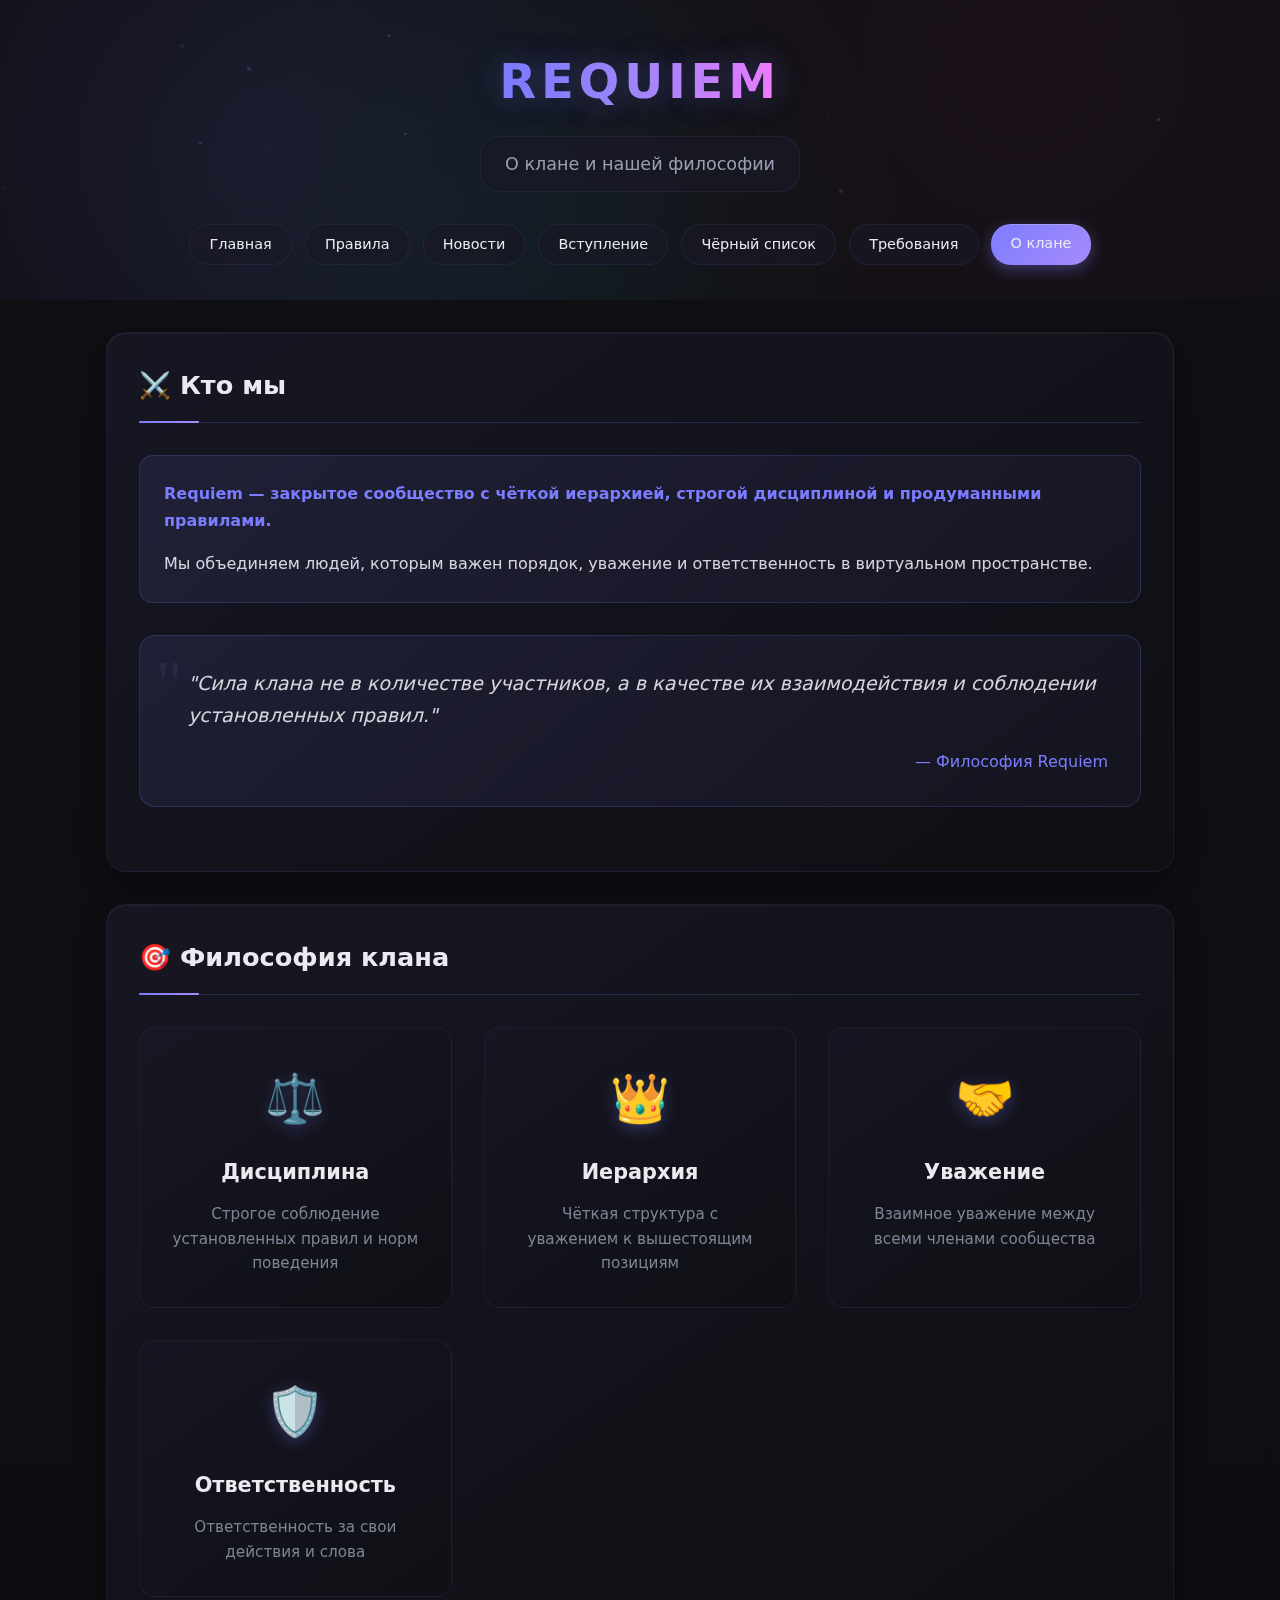
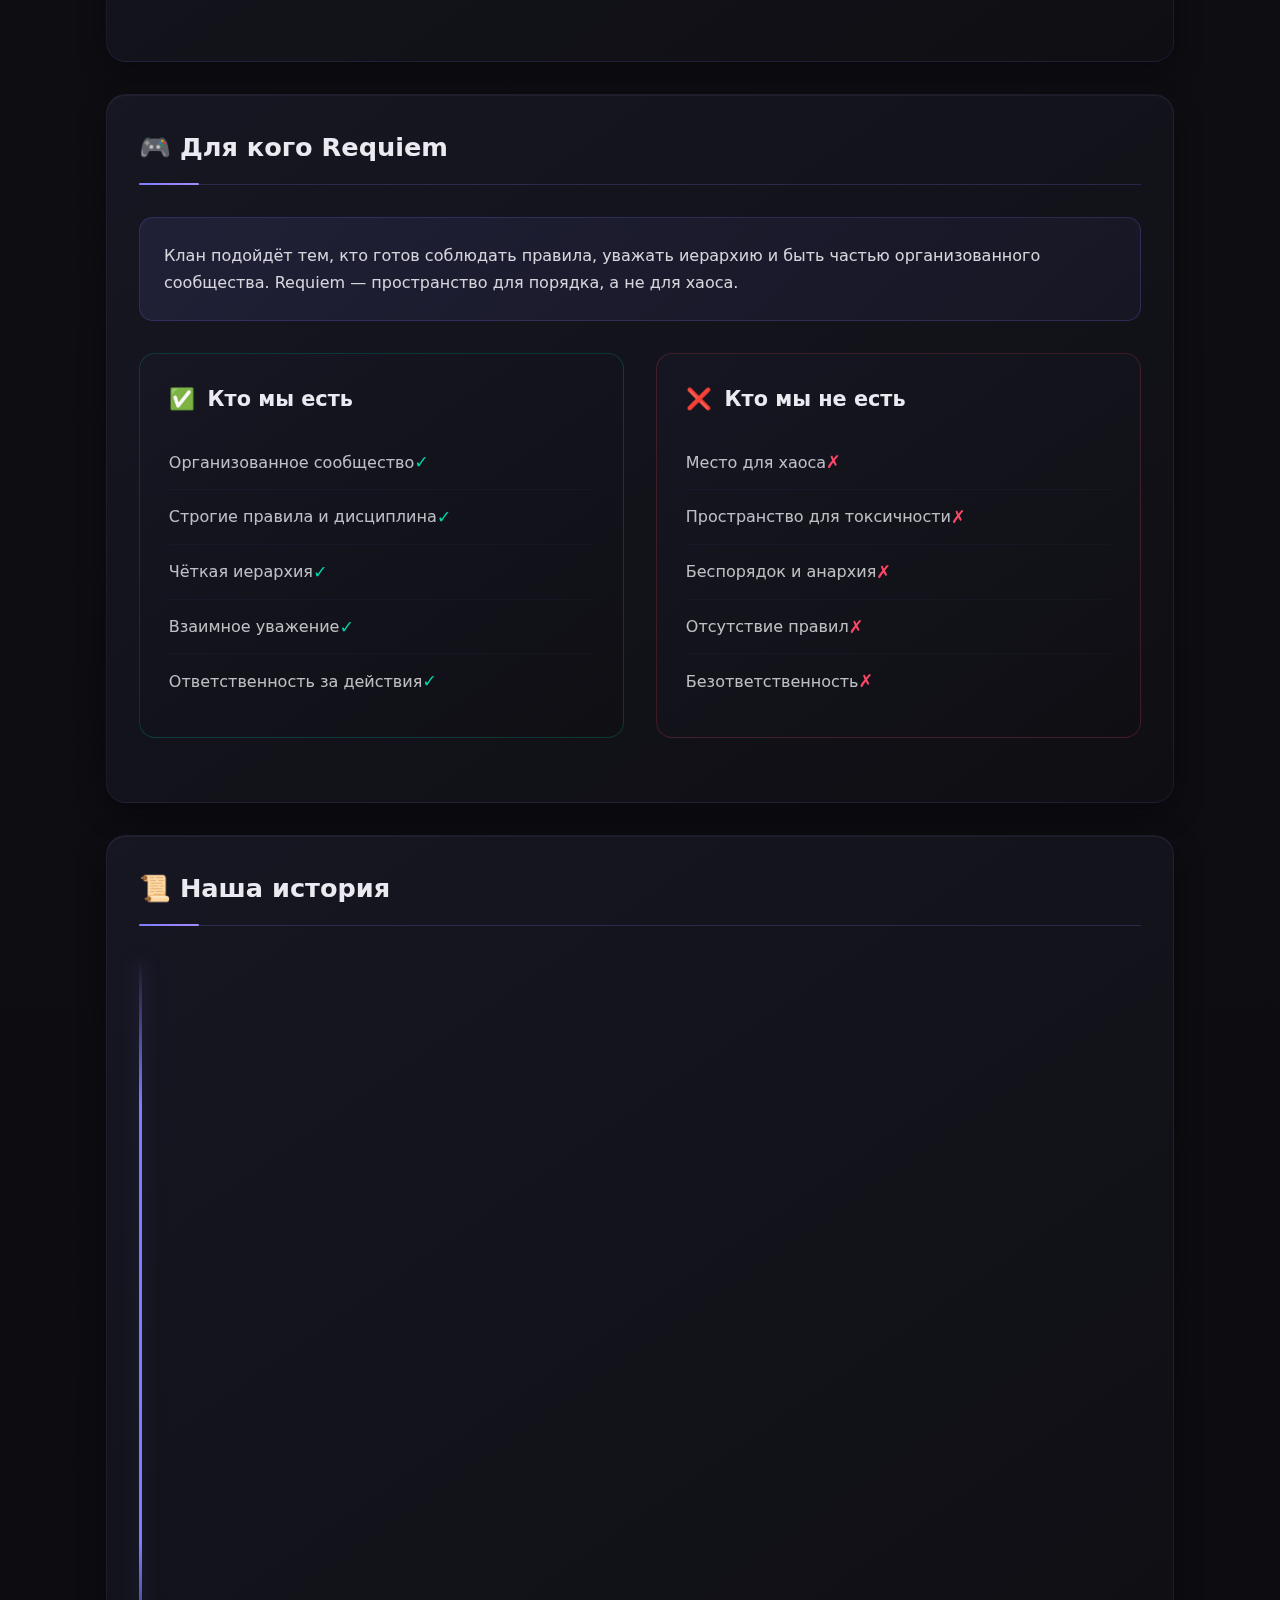
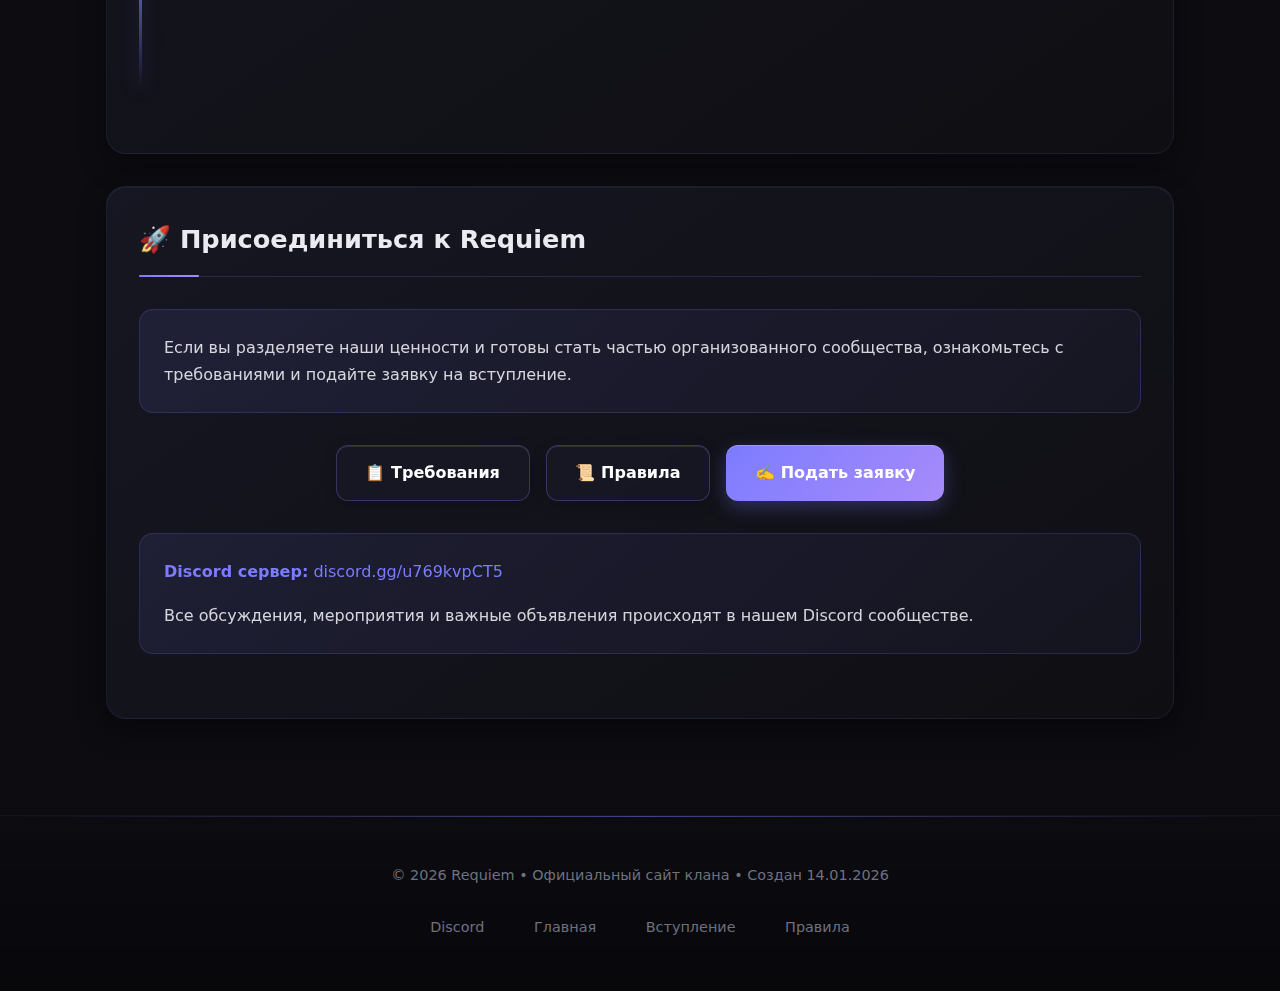
<file: about.html>
<!DOCTYPE html>
<html lang="ru">
<head>
  <meta charset="UTF-8" />
  <meta name="viewport" content="width=device-width, initial-scale=1.0" />
  <title>О клане • Requiem</title>
  <meta name="description" content="Информация о клане Requiem" />
  <style>
    /* ===== ОСНОВНОЙ СТИЛЬ REQUIEM ===== */
    :root {
      --bg: #0f0f14;
      --card: #181825;
      --text: #eaeaf0;
      --muted: #9aa0b4;
      --accent: #7c7cff;
      --accent-hover: #6b6bff;
      --danger: #ff4766;
      --warning: #ffb347;
      --success: #00d4aa;
      --info: #47b5ff;
      --gradient-accent: linear-gradient(135deg, #7c7cff, #a78bfa);
      --gradient-danger: linear-gradient(135deg, #ff4766, #ff2e4a);
      --gradient-success: linear-gradient(135deg, #00d4aa, #00b894);
    }

    * { 
      box-sizing: border-box; 
      margin: 0;
      padding: 0;
    }

    body {
      font-family: system-ui, -apple-system, BlinkMacSystemFont, "Segoe UI", sans-serif;
      background: linear-gradient(180deg, #0f0f14, #0b0b10);
      color: var(--text);
      min-height: 100vh;
      line-height: 1.6;
      overflow-x: hidden;
    }

    /* ===== ШАПКА С ПАРАЛЛАКС ЭФФЕКТОМ ===== */
    header {
      padding: 2.5rem 1rem 2rem;
      text-align: center;
      position: relative;
      overflow: hidden;
      min-height: 300px;
      display: flex;
      flex-direction: column;
      justify-content: center;
      align-items: center;
    }

    header::before {
      content: '';
      position: absolute;
      top: 0;
      left: 0;
      right: 0;
      bottom: 0;
      background: 
        radial-gradient(circle at 20% 50%, rgba(124, 124, 255, 0.1) 0%, transparent 50%),
        radial-gradient(circle at 80% 20%, rgba(255, 71, 102, 0.05) 0%, transparent 50%),
        radial-gradient(circle at 40% 80%, rgba(0, 212, 170, 0.05) 0%, transparent 50%);
      z-index: 0;
      animation: gradientShift 20s ease infinite;
    }

    @keyframes gradientShift {
      0%, 100% {
        transform: translate(0, 0);
      }
      33% {
        transform: translate(-5%, 5%);
      }
      66% {
        transform: translate(5%, -5%);
      }
    }

    .site-title {
      margin: 0;
      font-size: 3rem;
      letter-spacing: 0.1em;
      background: linear-gradient(90deg, #7c7cff, #a78bfa, #ff7cff);
      -webkit-background-clip: text;
      -webkit-text-fill-color: transparent;
      background-clip: text;
      text-shadow: 
        0 0 30px rgba(124, 124, 255, 0.3),
        0 0 60px rgba(124, 124, 255, 0.1);
      position: relative;
      z-index: 1;
      animation: titleGlow 3s ease-in-out infinite alternate;
    }

    @keyframes titleGlow {
      from {
        text-shadow: 
          0 0 30px rgba(124, 124, 255, 0.3),
          0 0 60px rgba(124, 124, 255, 0.1);
      }
      to {
        text-shadow: 
          0 0 40px rgba(124, 124, 255, 0.4),
          0 0 80px rgba(124, 124, 255, 0.2),
          0 0 120px rgba(124, 124, 255, 0.1);
      }
    }

    .tagline {
      margin-top: 1rem;
      color: var(--muted);
      font-size: 1.1rem;
      max-width: 600px;
      margin-left: auto;
      margin-right: auto;
      position: relative;
      z-index: 1;
      background: rgba(24, 24, 37, 0.7);
      padding: 0.8rem 1.5rem;
      border-radius: 20px;
      border: 1px solid rgba(124, 124, 255, 0.1);
      backdrop-filter: blur(10px);
    }

    /* ===== НАВИГАЦИЯ С ГЛАСС-МОРФИЗМОМ ===== */
    .main-nav {
      display: flex;
      justify-content: center;
      gap: 0.8rem;
      margin-top: 2rem;
      flex-wrap: wrap;
      padding: 0 1rem;
      position: relative;
      z-index: 2;
    }

    .nav-link {
      color: var(--text);
      text-decoration: none;
      padding: 0.5rem 1.2rem;
      border-radius: 20px;
      background: rgba(24, 24, 37, 0.7);
      transition: all 0.4s cubic-bezier(0.4, 0, 0.2, 1);
      border: 1px solid rgba(124, 124, 255, 0.1);
      font-weight: 500;
      font-size: 0.9rem;
      white-space: nowrap;
      backdrop-filter: blur(10px);
      position: relative;
      overflow: hidden;
    }

    .nav-link::before {
      content: '';
      position: absolute;
      top: 0;
      left: -100%;
      width: 100%;
      height: 100%;
      background: linear-gradient(90deg, transparent, rgba(255, 255, 255, 0.1), transparent);
      transition: left 0.6s;
    }

    .nav-link:hover::before {
      left: 100%;
    }

    .nav-link:hover {
      background: rgba(124, 124, 255, 0.2);
      border-color: rgba(124, 124, 255, 0.3);
      transform: translateY(-2px) scale(1.05);
      box-shadow: 
        0 8px 20px rgba(124, 124, 255, 0.2),
        inset 0 1px 0 rgba(255, 255, 255, 0.1);
    }

    .nav-link.active {
      background: var(--gradient-accent);
      border: none;
      box-shadow: 
        0 4px 15px rgba(124, 124, 255, 0.4),
        inset 0 1px 0 rgba(255, 255, 255, 0.2);
    }

    /* ===== ОСНОВНОЙ КОНТЕНТ ===== */
    .container {
      max-width: 1100px;
      margin: 0 auto;
      padding: 2rem 1rem 4rem;
    }

    /* ===== КАРТОЧКИ С ФУТУРИСТИЧНЫМ ДИЗАЙНОМ ===== */
    .card {
      background: linear-gradient(145deg, rgba(24, 24, 37, 0.9), rgba(15, 15, 20, 0.9));
      border-radius: 20px;
      padding: 2rem;
      margin-bottom: 2rem;
      box-shadow: 
        0 10px 30px rgba(0, 0, 0, 0.3),
        inset 0 1px 0 rgba(255, 255, 255, 0.05);
      border: 1px solid rgba(124, 124, 255, 0.1);
      transition: all 0.4s cubic-bezier(0.4, 0, 0.2, 1);
      position: relative;
      overflow: hidden;
      backdrop-filter: blur(10px);
    }

    .card::before {
      content: '';
      position: absolute;
      top: 0;
      left: 0;
      right: 0;
      height: 2px;
      background: var(--gradient-accent);
      opacity: 0;
      transition: opacity 0.4s;
    }

    .card:hover {
      transform: translateY(-8px) scale(1.01);
      box-shadow: 
        0 20px 40px rgba(0, 0, 0, 0.4),
        0 0 0 1px rgba(124, 124, 255, 0.2),
        inset 0 1px 0 rgba(255, 255, 255, 0.1);
    }

    .card:hover::before {
      opacity: 1;
    }

    .card-title {
      margin-top: 0;
      font-size: 1.6rem;
      color: var(--text);
      display: flex;
      align-items: center;
      gap: 0.8rem;
      margin-bottom: 1.5rem;
      padding-bottom: 1rem;
      border-bottom: 1px solid rgba(124, 124, 255, 0.2);
      position: relative;
    }

    .card-title::after {
      content: '';
      position: absolute;
      bottom: -1px;
      left: 0;
      width: 60px;
      height: 2px;
      background: var(--gradient-accent);
      border-radius: 2px;
    }

    /* ===== ЦИТАТЫ С АНИМАЦИЕЙ ТЕКСТА ===== */
    .quote-box {
      background: linear-gradient(135deg, rgba(124, 124, 255, 0.1), rgba(124, 124, 255, 0.05));
      border-left: 4px solid var(--accent);
      padding: 2rem;
      border-radius: 16px;
      margin: 2rem 0;
      border: 1px solid rgba(124, 124, 255, 0.2);
      position: relative;
      overflow: hidden;
      transition: all 0.4s;
    }

    .quote-box:hover {
      transform: translateX(5px);
      box-shadow: 
        0 10px 25px rgba(124, 124, 255, 0.15),
        inset 0 1px 0 rgba(255, 255, 255, 0.1);
    }

    .quote-box::before {
      content: '"';
      position: absolute;
      top: 1rem;
      left: 1rem;
      font-size: 4rem;
      color: rgba(124, 124, 255, 0.1);
      font-family: Georgia, serif;
      line-height: 1;
    }

    .quote-text {
      color: rgba(234, 234, 240, 0.9);
      line-height: 1.7;
      margin: 0 0 1rem 0;
      font-style: italic;
      font-size: 1.2rem;
      position: relative;
      z-index: 1;
      padding-left: 1rem;
    }

    .quote-author {
      color: var(--accent);
      text-align: right;
      margin-top: 0.8rem;
      font-weight: 500;
      font-size: 1rem;
      display: flex;
      align-items: center;
      justify-content: flex-end;
      gap: 0.5rem;
    }

    /* ===== ЦЕННОСТИ КЛАНА С 3D ЭФФЕКТОМ ===== */
    .values-grid {
      display: grid;
      grid-template-columns: repeat(auto-fit, minmax(250px, 1fr));
      gap: 2rem;
      margin: 2rem 0;
    }

    .value-item {
      background: linear-gradient(145deg, rgba(24, 24, 37, 0.8), rgba(15, 15, 20, 0.8));
      padding: 2rem;
      border-radius: 16px;
      text-align: center;
      border: 1px solid rgba(124, 124, 255, 0.1);
      transition: all 0.4s cubic-bezier(0.4, 0, 0.2, 1);
      position: relative;
      overflow: hidden;
      perspective: 1000px;
    }

    .value-item::before {
      content: '';
      position: absolute;
      top: 0;
      left: 0;
      right: 0;
      bottom: 0;
      background: var(--gradient-accent);
      opacity: 0;
      transition: opacity 0.4s;
    }

    .value-item:hover {
      transform: translateY(-10px) rotateX(5deg);
      box-shadow: 
        0 20px 40px rgba(124, 124, 255, 0.2),
        0 0 0 1px rgba(124, 124, 255, 0.3);
      border-color: transparent;
    }

    .value-item:hover::before {
      opacity: 0.1;
    }

    .value-icon {
      font-size: 3rem;
      margin-bottom: 1.2rem;
      color: var(--accent);
      display: block;
      filter: drop-shadow(0 4px 8px rgba(124, 124, 255, 0.3));
      transition: all 0.4s;
    }

    .value-item:hover .value-icon {
      transform: scale(1.2) rotateY(10deg);
      filter: drop-shadow(0 6px 12px rgba(124, 124, 255, 0.4));
    }

    .value-title {
      font-weight: 600;
      color: var(--text);
      margin-bottom: 0.8rem;
      font-size: 1.3rem;
      position: relative;
      z-index: 1;
    }

    .value-description {
      color: rgba(154, 160, 180, 0.8);
      font-size: 0.95rem;
      line-height: 1.6;
      margin: 0;
      position: relative;
      z-index: 1;
    }

    /* ===== ИСТОРИЯ КЛАНА С ИНТЕРАКТИВНЫМ ТАЙМЛАЙНОМ ===== */
    .timeline {
      position: relative;
      padding-left: 3rem;
      margin: 2rem 0;
    }

    .timeline::before {
      content: '';
      position: absolute;
      left: 0;
      top: 0;
      bottom: 0;
      width: 3px;
      background: linear-gradient(to bottom, 
        transparent, 
        var(--accent) 20%, 
        var(--accent) 80%, 
        transparent);
      border-radius: 3px;
      box-shadow: 0 0 20px rgba(124, 124, 255, 0.3);
    }

    .timeline-item {
      position: relative;
      margin-bottom: 2.5rem;
      padding-bottom: 2rem;
      opacity: 0;
      transform: translateX(-20px);
      transition: all 0.6s cubic-bezier(0.4, 0, 0.2, 1);
    }

    .timeline-item.visible {
      opacity: 1;
      transform: translateX(0);
    }

    .timeline-item:last-child {
      margin-bottom: 0;
      padding-bottom: 0;
    }

    .timeline-item::before {
      content: '';
      position: absolute;
      left: -3.2rem;
      top: 0.3rem;
      width: 20px;
      height: 20px;
      background: var(--gradient-accent);
      border-radius: 50%;
      border: 4px solid var(--card);
      box-shadow: 
        0 0 0 4px rgba(124, 124, 255, 0.2),
        0 0 20px rgba(124, 124, 255, 0.4);
      z-index: 1;
      transition: all 0.4s;
    }

    .timeline-item:hover::before {
      transform: scale(1.3);
      box-shadow: 
        0 0 0 4px rgba(124, 124, 255, 0.3),
        0 0 30px rgba(124, 124, 255, 0.5);
    }

    .timeline-date {
      color: var(--accent);
      font-weight: 600;
      margin-bottom: 0.8rem;
      font-size: 1.2rem;
      display: flex;
      align-items: center;
      gap: 0.8rem;
      transition: all 0.3s;
    }

    .timeline-item:hover .timeline-date {
      color: var(--text);
      transform: translateX(5px);
    }

    .timeline-content {
      color: rgba(234, 234, 240, 0.8);
      line-height: 1.6;
      background: rgba(124, 124, 255, 0.05);
      padding: 1.2rem;
      border-radius: 12px;
      border: 1px solid rgba(124, 124, 255, 0.1);
      transition: all 0.3s;
    }

    .timeline-item:hover .timeline-content {
      background: rgba(124, 124, 255, 0.08);
      border-color: rgba(124, 124, 255, 0.2);
      transform: translateX(5px);
    }

    /* ===== СПИСКИ ИДЕНТИЧНОСТИ ===== */
    .identity-lists {
      display: grid;
      grid-template-columns: repeat(auto-fit, minmax(300px, 1fr));
      gap: 2rem;
      margin: 2rem 0;
    }

    .identity-section {
      background: linear-gradient(145deg, rgba(24, 24, 37, 0.8), rgba(15, 15, 20, 0.8));
      padding: 1.8rem;
      border-radius: 16px;
      border: 1px solid;
      transition: all 0.4s;
      position: relative;
      overflow: hidden;
    }

    .identity-section:nth-child(1) {
      border-color: rgba(0, 212, 170, 0.2);
    }

    .identity-section:nth-child(2) {
      border-color: rgba(255, 71, 102, 0.2);
    }

    .identity-section:hover {
      transform: translateY(-5px);
      box-shadow: 
        0 15px 35px rgba(0, 0, 0, 0.3),
        inset 0 1px 0 rgba(255, 255, 255, 0.1);
    }

    .identity-section-title {
      font-weight: 600;
      color: var(--text);
      margin-bottom: 1.2rem;
      font-size: 1.3rem;
      display: flex;
      align-items: center;
      gap: 0.8rem;
    }

    .identity-list {
      list-style: none;
      padding: 0;
      margin: 0;
    }

    .identity-item {
      display: flex;
      align-items: center;
      padding: 0.8rem 0;
      color: rgba(234, 234, 240, 0.8);
      border-bottom: 1px solid rgba(124, 124, 255, 0.05);
      transition: all 0.3s;
      position: relative;
      overflow: hidden;
    }

    .identity-item:last-child {
      border-bottom: none;
    }

    .identity-item::before {
      content: '';
      position: absolute;
      left: -100%;
      top: 0;
      bottom: 0;
      width: 100%;
      background: linear-gradient(90deg, transparent, rgba(124, 124, 255, 0.1), transparent);
      transition: left 0.6s;
    }

    .identity-item:hover::before {
      left: 100%;
    }

    .identity-item::after {
      content: '✓';
      color: var(--success);
      margin-right: 0.8rem;
      font-weight: bold;
      font-size: 1.1rem;
      flex-shrink: 0;
      transition: all 0.3s;
    }

    .identity-item.not::after {
      content: '✗';
      color: var(--danger);
    }

    .identity-item:hover {
      padding-left: 0.5rem;
    }

    .identity-item:hover::after {
      transform: scale(1.3);
    }

    /* ===== КНОПКИ С НЕОНОВЫМ ЭФФЕКТОМ ===== */
    .btn {
      display: inline-flex;
      align-items: center;
      gap: 0.8rem;
      padding: 0.9rem 1.8rem;
      background: var(--gradient-accent);
      color: white;
      border: none;
      border-radius: 12px;
      text-decoration: none;
      font-weight: 600;
      cursor: pointer;
      transition: all 0.4s cubic-bezier(0.4, 0, 0.2, 1);
      font-size: 1rem;
      box-shadow: 
        0 6px 20px rgba(124, 124, 255, 0.3),
        inset 0 1px 0 rgba(255, 255, 255, 0.2);
      position: relative;
      overflow: hidden;
      backdrop-filter: blur(10px);
    }

    .btn::before {
      content: '';
      position: absolute;
      top: 0;
      left: -100%;
      width: 100%;
      height: 100%;
      background: linear-gradient(90deg, transparent, rgba(255, 255, 255, 0.2), transparent);
      transition: left 0.6s;
    }

    .btn:hover::before {
      left: 100%;
    }

    .btn:hover {
      transform: translateY(-3px) scale(1.05);
      box-shadow: 
        0 10px 30px rgba(124, 124, 255, 0.4),
        0 0 30px rgba(124, 124, 255, 0.2),
        inset 0 1px 0 rgba(255, 255, 255, 0.3);
      filter: brightness(1.1);
    }

    .btn-secondary {
      background: rgba(24, 24, 37, 0.8);
      border: 1px solid rgba(124, 124, 255, 0.3);
      box-shadow: 
        0 4px 15px rgba(0, 0, 0, 0.2),
        inset 0 1px 0 rgba(255, 255, 255, 0.1);
    }

    .btn-secondary:hover {
      background: rgba(124, 124, 255, 0.1);
      border-color: rgba(124, 124, 255, 0.5);
      box-shadow: 
        0 8px 25px rgba(124, 124, 255, 0.2),
        inset 0 1px 0 rgba(255, 255, 255, 0.2);
    }

    /* ===== ИНФОРМАЦИОННЫЕ БЛОКИ ===== */
    .info-box {
      background: linear-gradient(135deg, rgba(124, 124, 255, 0.1), rgba(124, 124, 255, 0.05));
      border-left: 4px solid var(--accent);
      padding: 1.5rem;
      border-radius: 14px;
      margin: 2rem 0;
      border: 1px solid rgba(124, 124, 255, 0.2);
      position: relative;
      overflow: hidden;
      transition: all 0.4s;
    }

    .info-box:hover {
      transform: translateX(5px);
      box-shadow: 
        0 10px 25px rgba(124, 124, 255, 0.15),
        inset 0 1px 0 rgba(255, 255, 255, 0.1);
    }

    .info-box p {
      margin: 0 0 1rem 0;
      line-height: 1.7;
      color: rgba(234, 234, 240, 0.9);
      position: relative;
      z-index: 1;
    }

    .info-box p:last-child {
      margin-bottom: 0;
    }

    .info-box strong {
      color: var(--accent);
    }

    /* ===== ПЛАВНЫЕ АНИМАЦИИ ===== */
    @keyframes fadeInUp {
      from {
        opacity: 0;
        transform: translateY(30px);
      }
      to {
        opacity: 1;
        transform: translateY(0);
      }
    }

    @keyframes fadeInLeft {
      from {
        opacity: 0;
        transform: translateX(-30px);
      }
      to {
        opacity: 1;
        transform: translateX(0);
      }
    }

    .fade-in {
      opacity: 0;
    }

    .fade-in-up {
      animation: fadeInUp 0.8s cubic-bezier(0.4, 0, 0.2, 1) forwards;
    }

    .fade-in-left {
      animation: fadeInLeft 0.8s cubic-bezier(0.4, 0, 0.2, 1) forwards;
    }

    .stagger-delay-1 { animation-delay: 0.1s; }
    .stagger-delay-2 { animation-delay: 0.2s; }
    .stagger-delay-3 { animation-delay: 0.3s; }
    .stagger-delay-4 { animation-delay: 0.4s; }
    .stagger-delay-5 { animation-delay: 0.5s; }

    /* ===== ПРОГРЕСС-БАР И КНОПКА НАВЕРХ ===== */
    .reading-progress {
      position: fixed;
      top: 0;
      left: 0;
      width: 0%;
      height: 3px;
      background: var(--gradient-accent);
      z-index: 1000;
      transition: width 0.2s ease;
      box-shadow: 0 0 10px rgba(124, 124, 255, 0.5);
    }

    .scroll-indicator {
      position: fixed;
      bottom: 30px;
      right: 30px;
      background: var(--gradient-accent);
      color: white;
      width: 50px;
      height: 50px;
      border-radius: 50%;
      display: flex;
      align-items: center;
      justify-content: center;
      cursor: pointer;
      opacity: 0;
      transition: all 0.4s cubic-bezier(0.4, 0, 0.2, 1);
      z-index: 100;
      box-shadow: 
        0 6px 20px rgba(124, 124, 255, 0.3),
        inset 0 1px 0 rgba(255, 255, 255, 0.2);
      font-size: 1.3rem;
    }

    .scroll-indicator.visible {
      opacity: 1;
    }

    .scroll-indicator:hover {
      transform: scale(1.1) rotate(180deg);
      box-shadow: 
        0 10px 30px rgba(124, 124, 255, 0.4),
        0 0 30px rgba(124, 124, 255, 0.2),
        inset 0 1px 0 rgba(255, 255, 255, 0.3);
    }

    /* ===== ФУТЕР ===== */
    footer {
      text-align: center;
      padding: 3rem 1rem;
      color: rgba(154, 160, 180, 0.7);
      font-size: 0.9rem;
      border-top: 1px solid rgba(124, 124, 255, 0.1);
      background: linear-gradient(180deg, transparent, rgba(0, 0, 0, 0.3));
      position: relative;
      overflow: hidden;
    }

    footer::before {
      content: '';
      position: absolute;
      top: 0;
      left: 0;
      right: 0;
      height: 1px;
      background: linear-gradient(90deg, 
        transparent, 
        rgba(124, 124, 255, 0.5), 
        transparent);
    }

    .footer-links {
      display: flex;
      justify-content: center;
      gap: 1.5rem;
      margin-top: 1.5rem;
      flex-wrap: wrap;
    }

    .footer-link {
      color: rgba(154, 160, 180, 0.7);
      text-decoration: none;
      transition: all 0.3s;
      font-size: 0.9rem;
      padding: 0.3rem 0.8rem;
      border-radius: 8px;
      position: relative;
      overflow: hidden;
    }

    .footer-link::before {
      content: '';
      position: absolute;
      left: -100%;
      bottom: 0;
      width: 100%;
      height: 1px;
      background: var(--accent);
      transition: left 0.4s;
    }

    .footer-link:hover {
      color: var(--accent);
    }

    .footer-link:hover::before {
      left: 0;
    }

    /* ===== МОБИЛЬНАЯ АДАПТАЦИЯ ===== */
    @media (max-width: 768px) {
      .site-title { 
        font-size: 2.2rem; 
      }
      
      .tagline { 
        font-size: 1rem; 
        padding: 0.6rem 1.2rem;
      }
      
      .main-nav { 
        gap: 0.5rem; 
        padding: 0 0.5rem;
        margin-top: 1.5rem;
      }
      
      .nav-link { 
        padding: 0.4rem 0.9rem; 
        font-size: 0.85rem; 
      }
      
      .container { 
        padding: 1.5rem 1rem 3rem; 
      }
      
      .card { 
        padding: 1.5rem; 
        margin-bottom: 1.5rem;
        border-radius: 16px;
      }
      
      .card-title { 
        font-size: 1.4rem; 
        gap: 0.6rem;
      }
      
      .values-grid {
        grid-template-columns: 1fr;
        gap: 1.5rem;
      }
      
      .identity-lists {
        grid-template-columns: 1fr;
        gap: 1.5rem;
      }
      
      .timeline {
        padding-left: 2rem;
      }
      
      .timeline-item::before {
        left: -2.4rem;
        width: 16px;
        height: 16px;
      }
      
      .btn {
        padding: 0.8rem 1.4rem;
        font-size: 0.95rem;
      }
      
      .scroll-indicator { 
        width: 45px; 
        height: 45px; 
        font-size: 1.2rem;
        bottom: 20px;
        right: 20px;
      }
    }

    @media (max-width: 480px) {
      header {
        min-height: 250px;
        padding: 2rem 1rem 1.5rem;
      }
      
      .site-title { 
        font-size: 1.8rem; 
      }
      
      .main-nav {
        gap: 0.4rem;
      }
      
      .nav-link { 
        padding: 0.35rem 0.7rem; 
        font-size: 0.8rem; 
      }
      
      .card { 
        padding: 1.2rem; 
      }
      
      .card-title { 
        font-size: 1.3rem; 
      }
      
      .value-icon {
        font-size: 2.5rem;
      }
      
      .value-title {
        font-size: 1.2rem;
      }
      
      .quote-text {
        font-size: 1.1rem;
      }
    }
  </style>
</head>
<body>
  <!-- Прогресс-бар чтения -->
  <div class="reading-progress"></div>

  <!-- Кнопка "Наверх" -->
  <div class="scroll-indicator" onclick="scrollToTop()">
    ↑
  </div>

  <header>
    <h1 class="site-title fade-in-up">REQUIEM</h1>
    <div class="tagline fade-in-up stagger-delay-1">
      О клане и нашей философии
    </div>
    
    <nav class="main-nav fade-in-up stagger-delay-2">
      <a href="index.html" class="nav-link">Главная</a>
      <a href="rules.html" class="nav-link">Правила</a>
      <a href="news.html" class="nav-link">Новости</a>
      <a href="join.html" class="nav-link">Вступление</a>
      <a href="blacklist.html" class="nav-link">Чёрный список</a>
      <a href="requirements.html" class="nav-link">Требования</a>
      <a href="about.html" class="nav-link active">О клане</a>
    </nav>
  </header>

  <main class="container">
    <!-- Кто мы -->
    <div class="card fade-in fade-in-up stagger-delay-1">
      <h2 class="card-title">⚔️ Кто мы</h2>
      
      <div class="info-box">
        <p><strong>Requiem — закрытое сообщество с чёткой иерархией, строгой дисциплиной и продуманными правилами.</strong></p>
        <p>Мы объединяем людей, которым важен порядок, уважение и ответственность в виртуальном пространстве.</p>
      </div>
      
      <div class="quote-box">
        <p class="quote-text">
          "Сила клана не в количестве участников, а в качестве их взаимодействия и соблюдении установленных правил."
        </p>
        <div class="quote-author">— Философия Requiem</div>
      </div>
    </div>

    <!-- Философия клана -->
    <div class="card fade-in fade-in-up stagger-delay-2">
      <h2 class="card-title">🎯 Философия клана</h2>
      
      <div class="values-grid">
        <div class="value-item fade-in-left stagger-delay-1">
          <span class="value-icon">⚖️</span>
          <div class="value-title">Дисциплина</div>
          <p class="value-description">Строгое соблюдение установленных правил и норм поведения</p>
        </div>
        
        <div class="value-item fade-in-left stagger-delay-2">
          <span class="value-icon">👑</span>
          <div class="value-title">Иерархия</div>
          <p class="value-description">Чёткая структура с уважением к вышестоящим позициям</p>
        </div>
        
        <div class="value-item fade-in-left stagger-delay-3">
          <span class="value-icon">🤝</span>
          <div class="value-title">Уважение</div>
          <p class="value-description">Взаимное уважение между всеми членами сообщества</p>
        </div>
        
        <div class="value-item fade-in-left stagger-delay-4">
          <span class="value-icon">🛡️</span>
          <div class="value-title">Ответственность</div>
          <p class="value-description">Ответственность за свои действия и слова</p>
        </div>
      </div>
    </div>

    <!-- Для кого Requiem -->
    <div class="card fade-in fade-in-up stagger-delay-3">
      <h2 class="card-title">🎮 Для кого Requiem</h2>
      
      <div class="info-box">
        <p>Клан подойдёт тем, кто готов соблюдать правила, уважать иерархию и быть частью организованного сообщества. Requiem — пространство для порядка, а не для хаоса.</p>
      </div>
      
      <div class="identity-lists">
        <div class="identity-section fade-in-left stagger-delay-1">
          <div class="identity-section-title">
            <span style="color: var(--success);">✅</span>
            Кто мы есть
          </div>
          <ul class="identity-list">
            <li class="identity-item">Организованное сообщество</li>
            <li class="identity-item">Строгие правила и дисциплина</li>
            <li class="identity-item">Чёткая иерархия</li>
            <li class="identity-item">Взаимное уважение</li>
            <li class="identity-item">Ответственность за действия</li>
          </ul>
        </div>
        
        <div class="identity-section fade-in-left stagger-delay-2">
          <div class="identity-section-title">
            <span style="color: var(--danger);">❌</span>
            Кто мы не есть
          </div>
          <ul class="identity-list">
            <li class="identity-item not">Место для хаоса</li>
            <li class="identity-item not">Пространство для токсичности</li>
            <li class="identity-item not">Беспорядок и анархия</li>
            <li class="identity-item not">Отсутствие правил</li>
            <li class="identity-item not">Безответственность</li>
          </ul>
        </div>
      </div>
    </div>

    <!-- История клана -->
    <div class="card fade-in fade-in-up stagger-delay-4">
      <h2 class="card-title">📜 Наша история</h2>
      
      <div class="timeline">
        <div class="timeline-item">
          <div class="timeline-date">
            <span>🗓️</span>
            Октябрь 2025
          </div>
          <div class="timeline-content">Создание Discord сервера Requiem. Формирование основного ядра сообщества и разработка первоначальных правил.</div>
        </div>
        
        <div class="timeline-item">
          <div class="timeline-date">
            <span>🔄</span>
            Ноябрь 2025
          </div>
          <div class="timeline-content">Обновления и улучшения системы модерации. Внедрение новых функций для участников сервера.</div>
        </div>
        
        <div class="timeline-item">
          <div class="timeline-date">
            <span>🚀</span>
            Январь 2026
          </div>
          <div class="timeline-content">Добавление новых функций и возможностей для участников. Расширение административных инструментов.</div>
        </div>
        
        <div class="timeline-item">
          <div class="timeline-date">
            <span>🌐</span>
            14 января 2026
          </div>
          <div class="timeline-content">Создание официального сайта клана Requiem. Унификация всех правил, требований и процедур на единой платформе.</div>
        </div>
      </div>
    </div>

    <!-- Присоединиться -->
    <div class="card fade-in fade-in-up stagger-delay-5">
      <h2 class="card-title">🚀 Присоединиться к Requiem</h2>
      
      <div class="info-box">
        <p>Если вы разделяете наши ценности и готовы стать частью организованного сообщества, ознакомьтесь с требованиями и подайте заявку на вступление.</p>
      </div>
      
      <div style="display: flex; gap: 1rem; margin-top: 1.5rem; flex-wrap: wrap; justify-content: center;">
        <a href="requirements.html" class="btn btn-secondary fade-in-left stagger-delay-1">
          📋 Требования
        </a>
        
        <a href="rules.html" class="btn btn-secondary fade-in-left stagger-delay-2">
          📜 Правила
        </a>
        
        <a href="join.html" class="btn fade-in-left stagger-delay-3">
          ✍️ Подать заявку
        </a>
      </div>
      
      <div class="info-box fade-in-up" style="margin-top: 2rem;">
        <p><strong>Discord сервер:</strong> <a href="https://discord.gg/u769kvpCT5" target="_blank" style="color: var(--accent); text-decoration: none; transition: color 0.3s;">discord.gg/u769kvpCT5</a></p>
        <p>Все обсуждения, мероприятия и важные объявления происходят в нашем Discord сообществе.</p>
      </div>
    </div>
  </main>

  <footer>
    <div class="fade-in-up">© 2026 Requiem • Официальный сайт клана • Создан 14.01.2026</div>
    <div class="footer-links">
      <a href="https://discord.gg/u769kvpCT5" target="_blank" class="footer-link">Discord</a>
      <a href="index.html" class="footer-link">Главная</a>
      <a href="join.html" class="footer-link">Вступление</a>
      <a href="rules.html" class="footer-link">Правила</a>
    </div>
  </footer>

  <script>
    // ===== ПЛАВНЫЕ И УЛУЧШЕННЫЕ АНИМАЦИИ =====

    // Прогресс-бар чтения
    function setupReadingProgress() {
      const progressBar = document.querySelector('.reading-progress');
      const scrollIndicator = document.querySelector('.scroll-indicator');
      
      window.addEventListener('scroll', () => {
        const windowHeight = document.documentElement.scrollHeight - document.documentElement.clientHeight;
        const scrolled = (window.scrollY / windowHeight) * 100;
        
        progressBar.style.width = scrolled + '%';
        
        if (window.scrollY > 300) {
          scrollIndicator.classList.add('visible');
        } else {
          scrollIndicator.classList.remove('visible');
        }
      });
    }

    // Плавная прокрутка наверх
    function scrollToTop() {
      window.scrollTo({
        top: 0,
        behavior: 'smooth'
      });
    }

    // Анимация появления элементов при скролле
    function setupScrollAnimations() {
      const fadeElements = document.querySelectorAll('.fade-in');
      
      const observer = new IntersectionObserver((entries) => {
        entries.forEach(entry => {
          if (entry.isIntersecting) {
            const element = entry.target;
            
            if (element.classList.contains('fade-in-up')) {
              element.style.animation = 'fadeInUp 0.8s cubic-bezier(0.4, 0, 0.2, 1) forwards';
            } else if (element.classList.contains('fade-in-left')) {
              element.style.animation = 'fadeInLeft 0.8s cubic-bezier(0.4, 0, 0.2, 1) forwards';
            } else {
              element.style.animation = 'fadeInUp 0.6s ease forwards';
            }
            
            observer.unobserve(element);
          }
        });
      }, {
        threshold: 0.1,
        rootMargin: '0px 0px -50px 0px'
      });
      
      fadeElements.forEach(element => {
        observer.observe(element);
      });
      
      // Таймлайн анимация
      const timelineItems = document.querySelectorAll('.timeline-item');
      
      const timelineObserver = new IntersectionObserver((entries) => {
        entries.forEach(entry => {
          if (entry.isIntersecting) {
            entry.target.classList.add('visible');
            timelineObserver.unobserve(entry.target);
          }
        });
      }, {
        threshold: 0.2
      });
      
      timelineItems.forEach(item => {
        timelineObserver.observe(item);
      });
    }

    // Интерактивные эффекты при наведении
    function setupInteractiveEffects() {
      // Плавный эффект для карточек
      const cards = document.querySelectorAll('.card, .value-item, .identity-section');
      cards.forEach(card => {
        card.addEventListener('mouseenter', () => {
          card.style.transform = 'translateY(-8px)';
        });
        
        card.addEventListener('mouseleave', () => {
          card.style.transform = 'translateY(0)';
        });
      });
      
      // Эффект для ссылок
      const links = document.querySelectorAll('a');
      links.forEach(link => {
        link.addEventListener('mouseenter', (e) => {
          e.target.style.transform = 'translateY(-2px)';
        });
        
        link.addEventListener('mouseleave', (e) => {
          e.target.style.transform = 'translateY(0)';
        });
      });
      
      // Эффект для элементов идентичности
      const identityItems = document.querySelectorAll('.identity-item');
      identityItems.forEach(item => {
        item.addEventListener('mouseenter', () => {
          item.style.paddingLeft = '1rem';
          item.style.backgroundColor = 'rgba(124, 124, 255, 0.05)';
        });
        
        item.addEventListener('mouseleave', () => {
          item.style.paddingLeft = '';
          item.style.backgroundColor = '';
        });
      });
    }

    // Параллакс эффект для заголовка
    function setupParallaxEffect() {
      const header = document.querySelector('header');
      
      window.addEventListener('scroll', () => {
        const scrolled = window.pageYOffset;
        const rate = scrolled * -0.5;
        
        header.style.transform = `translateY(${rate}px)`;
      });
    }

    // Случайные частицы в фоне
    function createParticles() {
      const header = document.querySelector('header');
      const particleCount = 20;
      
      for (let i = 0; i < particleCount; i++) {
        const particle = document.createElement('div');
        particle.style.position = 'absolute';
        particle.style.width = Math.random() * 3 + 1 + 'px';
        particle.style.height = particle.style.width;
        particle.style.background = `rgba(124, 124, 255, ${Math.random() * 0.3})`;
        particle.style.borderRadius = '50%';
        particle.style.left = Math.random() * 100 + '%';
        particle.style.top = Math.random() * 100 + '%';
        particle.style.zIndex = '0';
        
        // Анимация плавающих частиц
        particle.animate([
          { transform: 'translateY(0px)' },
          { transform: `translateY(${Math.random() * 100 - 50}px) translateX(${Math.random() * 100 - 50}px)` }
        ], {
          duration: Math.random() * 3000 + 2000,
          iterations: Infinity,
          direction: 'alternate',
          easing: 'ease-in-out'
        });
        
        header.appendChild(particle);
      }
    }

    // Горячие клавиши
    function setupKeyboardShortcuts() {
      document.addEventListener('keydown', (e) => {
        // Escape - сброс
        if (e.key === 'Escape') {
          document.querySelectorAll('.card, .value-item').forEach(el => {
            el.style.transform = '';
          });
        }
        
        // Home - наверх
        if (e.key === 'Home') {
          scrollToTop();
        }
        
        // 1-5 - быстрая навигация
        if (e.key >= '1' && e.key <= '5') {
          const cards = document.querySelectorAll('.card');
          const index = parseInt(e.key) - 1;
          if (cards[index]) {
            cards[index].scrollIntoView({ 
              behavior: 'smooth',
              block: 'center'
            });
            
            // Подсветка карточки
            cards.forEach(card => {
              card.style.boxShadow = '';
            });
            cards[index].style.boxShadow = '0 0 0 3px rgba(124, 124, 255, 0.5)';
            setTimeout(() => {
              cards[index].style.boxShadow = '';
            }, 2000);
          }
        }
        
        // D - Discord
        if (e.key === 'd' || e.key === 'D') {
          window.open('https://discord.gg/u769kvpCT5', '_blank');
        }
        
        // A - о клане
        if (e.key === 'a' || e.key === 'A') {
          document.querySelector('h1').scrollIntoView({ 
            behavior: 'smooth',
            block: 'center'
          });
        }
      });
    }

    // Инициализация при загрузке
    document.addEventListener('DOMContentLoaded', () => {
      // Базовая настройка
      setupReadingProgress();
      setupScrollAnimations();
      setupInteractiveEffects();
      setupKeyboardShortcuts();
      
      // Дополнительные эффекты
      setupParallaxEffect();
      createParticles();
      
      // Плавное появление
      setTimeout(() => {
        document.querySelectorAll('.fade-in-up, .fade-in-left').forEach(el => {
          el.style.opacity = '1';
        });
      }, 100);
    });

    // Обработчик для кнопки наверх
    document.querySelector('.scroll-indicator').addEventListener('click', scrollToTop);
  </script>
</body>
</html>
</file>
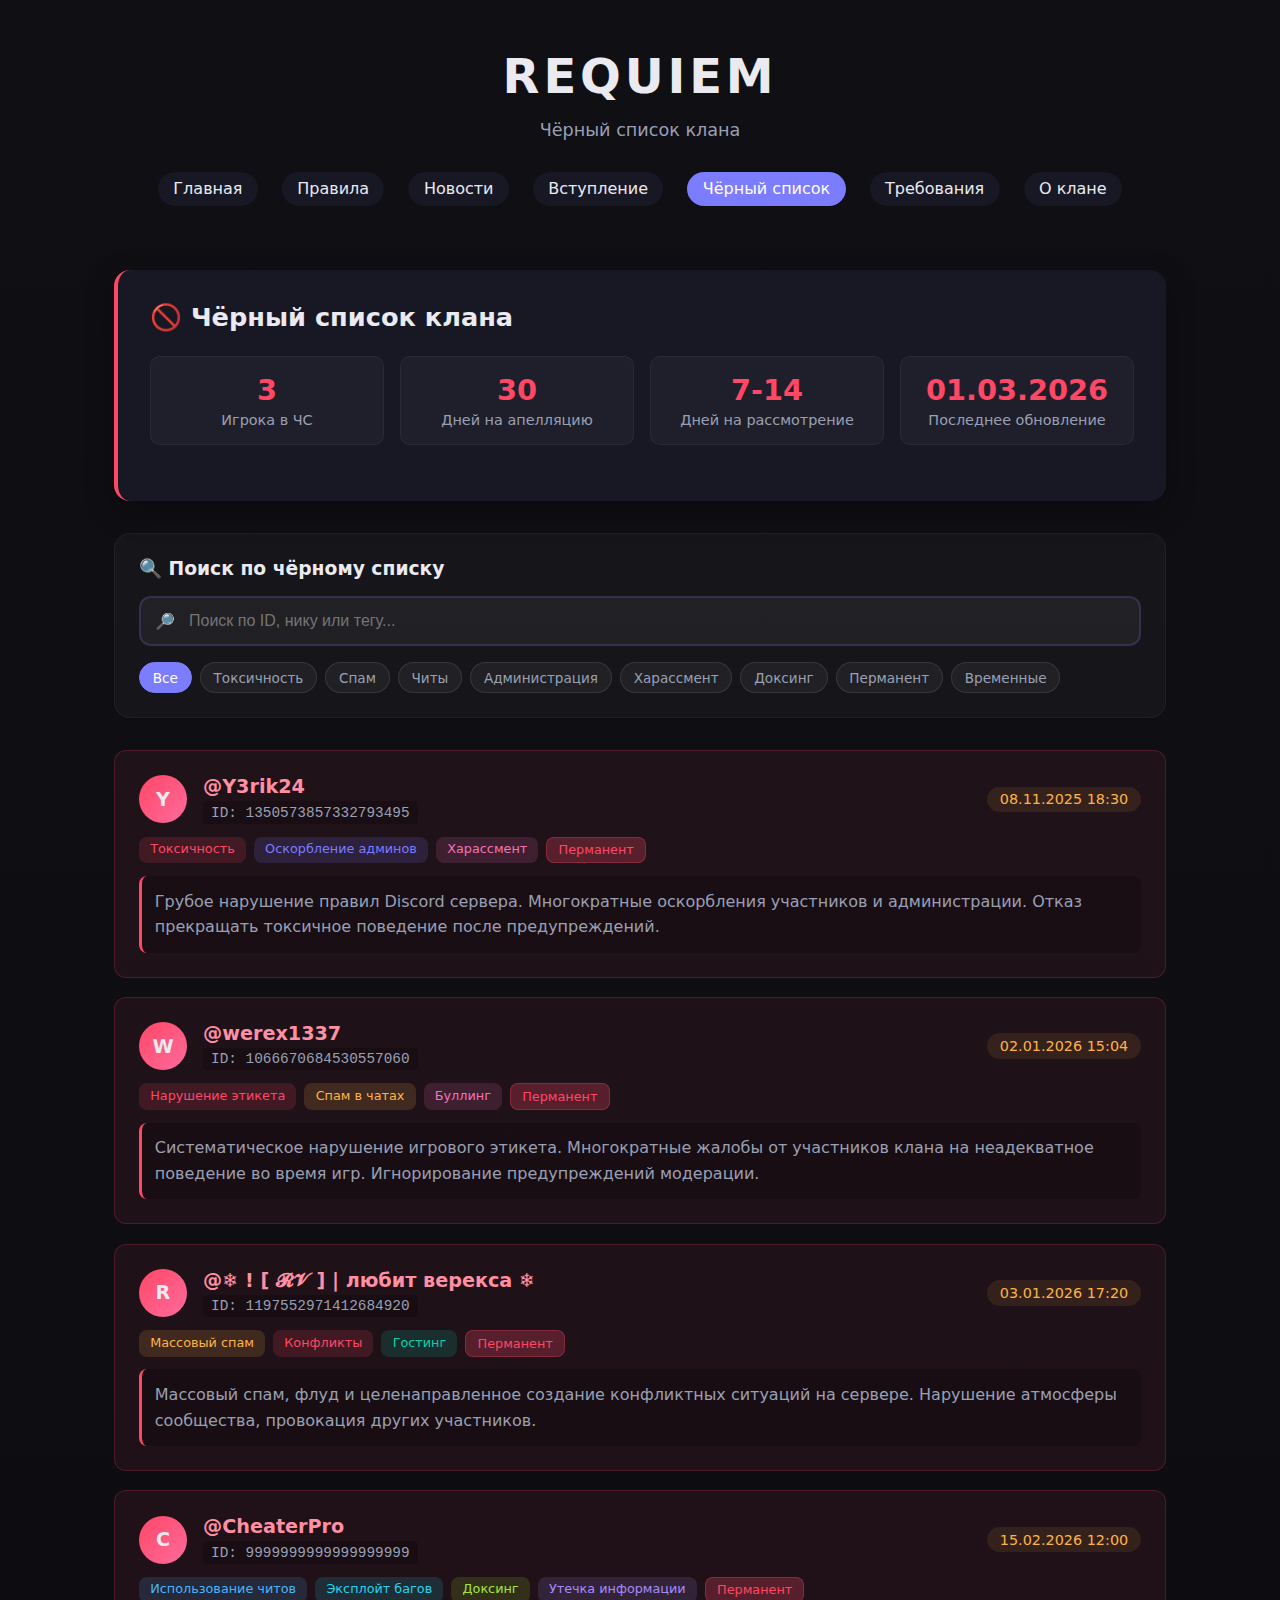
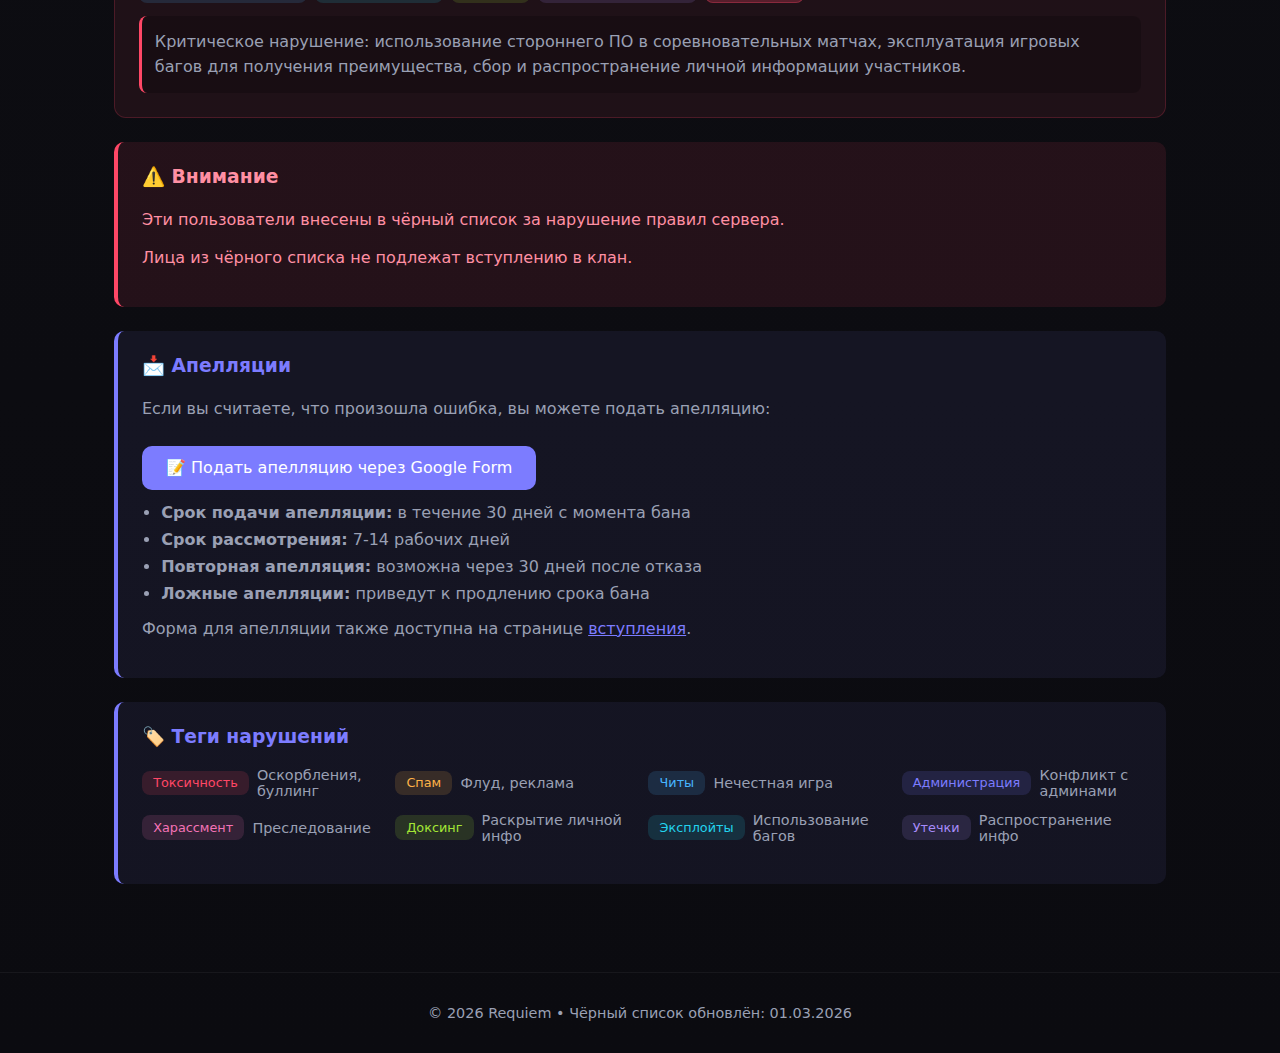
<file: blacklist.html>
<!DOCTYPE html>
<html lang="ru">
<head>
  <meta charset="UTF-8" />
  <meta name="viewport" content="width=device-width, initial-scale=1.0" />
  <title>Чёрный список • Requiem</title>
  <meta name="description" content="Чёрный список клана Requiem" />
  <style>
    /* ОСНОВНЫЕ СТИЛИ (одинаковые с главной) */
    :root {
      --bg: #0f0f14;
      --card: #181825;
      --text: #eaeaf0;
      --muted: #9aa0b4;
      --accent: #7c7cff;
      --danger: #ff4766;
      --warning: #ffb347;
      --success: #00d4aa;
      --info: #47b5ff;
      --purple: #a78bfa;
      --pink: #f472b6;
      --cyan: #22d3ee;
      --lime: #a3e635;
    }
    * { box-sizing: border-box; }
    body {
      margin: 0;
      font-family: system-ui, -apple-system, BlinkMacSystemFont, "Segoe UI", sans-serif;
      background: linear-gradient(180deg, #0f0f14, #0b0b10);
      color: var(--text);
      min-height: 100vh;
    }
    
    /* ШАПКА И НАВИГАЦИЯ (единый стиль) */
    header {
      padding: 3rem 1.5rem 2rem;
      text-align: center;
    }
    header h1 {
      margin: 0;
      font-size: 3rem;
      letter-spacing: 0.08em;
    }
    header .subtitle {
      margin-top: 1rem;
      color: var(--muted);
      font-size: 1.1rem;
      max-width: 600px;
      margin-left: auto;
      margin-right: auto;
    }
    nav {
      display: flex;
      justify-content: center;
      gap: 1.5rem;
      margin-top: 2rem;
      flex-wrap: wrap;
    }
    nav a {
      color: var(--text);
      text-decoration: none;
      padding: 0.4rem 0.9rem;
      border-radius: 999px;
      background: var(--card);
      transition: 0.2s ease;
      border: 1px solid transparent;
    }
    nav a:hover {
      background: var(--accent);
      color: #fff;
      border-color: var(--accent);
    }
    nav a.active {
      background: var(--accent);
      color: #fff;
      font-weight: 500;
    }
    
    /* ОСНОВНОЙ КОНТЕНТ */
    main {
      max-width: 1100px;
      margin: 0 auto;
      padding: 2rem 1.5rem 4rem;
    }
    
    /* КАРТОЧКИ */
    .info-card {
      background: var(--card);
      border-radius: 16px;
      padding: 2rem;
      margin-bottom: 2rem;
      box-shadow: 0 10px 30px rgba(0,0,0,0.25);
      border-left: 4px solid var(--danger);
    }
    .info-card h2 {
      margin-top: 0;
      font-size: 1.6rem;
      color: var(--text);
      display: flex;
      align-items: center;
      gap: 0.5rem;
    }
    
    /* ПОИСК И ФИЛЬТРЫ */
    .search-container {
      background: rgba(255,255,255,0.03);
      border-radius: 16px;
      padding: 1.5rem;
      margin-bottom: 2rem;
      border: 1px solid rgba(255,255,255,0.05);
    }
    .search-box {
      position: relative;
      margin-bottom: 1rem;
    }
    .search-input {
      width: 100%;
      padding: 0.9rem 1rem 0.9rem 3rem;
      background: rgba(255,255,255,0.05);
      border: 2px solid rgba(124, 124, 255, 0.2);
      border-radius: 12px;
      color: var(--text);
      font-size: 1rem;
      transition: all 0.3s;
    }
    .search-input:focus {
      outline: none;
      border-color: var(--accent);
      box-shadow: 0 0 0 3px rgba(124, 124, 255, 0.1);
    }
    .search-icon {
      position: absolute;
      left: 1rem;
      top: 50%;
      transform: translateY(-50%);
      color: var(--muted);
    }
    
    .filter-tags {
      display: flex;
      flex-wrap: wrap;
      gap: 0.5rem;
      margin-top: 1rem;
    }
    .filter-tag {
      padding: 0.4rem 0.8rem;
      background: rgba(255,255,255,0.05);
      border: 1px solid rgba(255,255,255,0.1);
      border-radius: 20px;
      color: var(--muted);
      font-size: 0.85rem;
      cursor: pointer;
      transition: all 0.2s;
    }
    .filter-tag:hover {
      background: rgba(124, 124, 255, 0.2);
      color: var(--accent);
    }
    .filter-tag.active {
      background: var(--accent);
      color: white;
      border-color: var(--accent);
    }
    
    /* СПИСОК ЗАБАНЕННЫХ */
    .blacklist-container {
      display: grid;
      gap: 1.2rem;
      margin: 1.5rem 0;
    }
    .banned-user {
      background: rgba(255, 71, 102, 0.08);
      border-radius: 12px;
      padding: 1.5rem;
      border: 1px solid rgba(255, 71, 102, 0.2);
      transition: all 0.3s ease;
    }
    .banned-user:hover {
      transform: translateY(-3px);
      background: rgba(255, 71, 102, 0.12);
      box-shadow: 0 5px 20px rgba(255, 71, 102, 0.2);
    }
    .user-header {
      display: flex;
      align-items: center;
      gap: 1rem;
      margin-bottom: 0.8rem;
    }
    .user-avatar {
      width: 48px;
      height: 48px;
      background: linear-gradient(135deg, #ff4766, #ff6b9d);
      border-radius: 50%;
      display: flex;
      align-items: center;
      justify-content: center;
      font-size: 1.2rem;
      font-weight: bold;
      flex-shrink: 0;
    }
    .user-info {
      flex: 1;
      min-width: 0;
    }
    .user-name {
      font-weight: 600;
      color: #ff8fa3;
      font-size: 1.2rem;
      margin-bottom: 0.2rem;
      word-break: break-word;
    }
    .user-id {
      color: var(--muted);
      font-size: 0.9rem;
      font-family: 'Courier New', monospace;
      background: rgba(0,0,0,0.2);
      padding: 0.2rem 0.5rem;
      border-radius: 4px;
      display: inline-block;
    }
    .ban-date {
      color: var(--warning);
      font-size: 0.9rem;
      background: rgba(255, 179, 71, 0.1);
      padding: 0.3rem 0.8rem;
      border-radius: 20px;
      white-space: nowrap;
      flex-shrink: 0;
    }
    
    /* ТЕГИ ПРИЧИН */
    .reason-tags {
      display: flex;
      gap: 0.5rem;
      margin: 0.8rem 0;
      flex-wrap: wrap;
    }
    .reason-tag {
      display: inline-block;
      padding: 0.3rem 0.7rem;
      border-radius: 8px;
      font-size: 0.8rem;
      font-weight: 500;
      cursor: pointer;
      transition: transform 0.2s;
    }
    .reason-tag:hover {
      transform: scale(1.05);
    }
    
    /* ЦВЕТА ТЕГОВ */
    .tag-toxic { background: rgba(255, 71, 102, 0.15); color: var(--danger); }
    .tag-spam { background: rgba(255, 179, 71, 0.15); color: var(--warning); }
    .tag-cheat { background: rgba(71, 181, 255, 0.15); color: var(--info); }
    .tag-admin { background: rgba(124, 124, 255, 0.15); color: var(--accent); }
    .tag-harassment { background: rgba(244, 114, 182, 0.15); color: var(--pink); }
    .tag-doxxing { background: rgba(163, 230, 53, 0.15); color: var(--lime); }
    .tag-bug { background: rgba(34, 211, 238, 0.15); color: var(--cyan); }
    .tag-leak { background: rgba(167, 139, 250, 0.15); color: var(--purple); }
    .tag-ghosting { background: rgba(0, 212, 170, 0.15); color: var(--success); }
    .tag-permanent { background: rgba(255, 71, 102, 0.25); color: var(--danger); border: 1px solid rgba(255, 71, 102, 0.3); }
    .tag-temporary { background: rgba(255, 179, 71, 0.25); color: var(--warning); border: 1px solid rgba(255, 179, 71, 0.3); }
    
    .ban-reason {
      color: var(--muted);
      line-height: 1.6;
      padding: 0.8rem;
      background: rgba(0,0,0,0.2);
      border-radius: 8px;
      margin-top: 0.8rem;
      border-left: 3px solid var(--danger);
    }
    
    /* РЕЗУЛЬТАТЫ ПОИСКА */
    .search-results {
      margin-top: 1rem;
      padding: 1rem;
      background: rgba(124, 124, 255, 0.05);
      border-radius: 10px;
      border: 1px solid rgba(124, 124, 255, 0.1);
      display: none;
    }
    .search-results.show {
      display: block;
    }
    .results-count {
      color: var(--accent);
      font-weight: 500;
      margin-bottom: 0.5rem;
    }
    
    /* КНОПКИ ДЕЙСТВИЙ */
    .action-buttons {
      display: flex;
      gap: 1rem;
      margin-top: 1.5rem;
      flex-wrap: wrap;
    }
    .appeal-btn {
      display: inline-flex;
      align-items: center;
      gap: 0.5rem;
      padding: 0.8rem 1.5rem;
      background: var(--accent);
      color: white;
      border: none;
      border-radius: 10px;
      text-decoration: none;
      font-weight: 500;
      cursor: pointer;
      transition: all 0.2s ease;
    }
    .appeal-btn:hover {
      background: #6b6bff;
      transform: translateY(-2px);
      box-shadow: 0 5px 15px rgba(124, 124, 255, 0.3);
    }
    
    /* ВАЖНОЕ ПРЕДУПРЕЖДЕНИЕ */
    .warning-box {
      background: rgba(255, 71, 102, 0.1);
      border-left: 4px solid var(--danger);
      padding: 1.5rem;
      border-radius: 10px;
      margin: 1.5rem 0;
    }
    .warning-box h3 {
      color: #ff8fa3;
      margin-top: 0;
      display: flex;
      align-items: center;
      gap: 0.5rem;
    }
    .warning-box p {
      color: #ff8fa3;
      margin: 0.8rem 0;
      line-height: 1.6;
    }
    
    /* ИНФО-БЛОК */
    .info-box {
      background: rgba(124, 124, 255, 0.08);
      border-left: 4px solid var(--accent);
      padding: 1.5rem;
      border-radius: 10px;
      margin: 1.5rem 0;
    }
    .info-box h3 {
      color: var(--accent);
      margin-top: 0;
      display: flex;
      align-items: center;
      gap: 0.5rem;
    }
    .info-box p {
      color: var(--muted);
      margin: 0.8rem 0;
      line-height: 1.6;
    }
    .info-box ul {
      color: var(--muted);
      padding-left: 1.2rem;
      margin: 0.8rem 0;
    }
    .info-box li {
      margin-bottom: 0.5rem;
    }
    
    /* СТАТУС БАНОВ */
    .ban-stats {
      display: grid;
      grid-template-columns: repeat(auto-fit, minmax(150px, 1fr));
      gap: 1rem;
      margin: 1.5rem 0;
    }
    .stat-item {
      text-align: center;
      padding: 1rem;
      background: rgba(255,255,255,0.03);
      border-radius: 10px;
      border: 1px solid rgba(255,255,255,0.05);
    }
    .stat-number {
      font-size: 1.8rem;
      font-weight: 700;
      color: var(--danger);
      margin-bottom: 0.3rem;
    }
    .stat-label {
      color: var(--muted);
      font-size: 0.9rem;
    }
    
    /* ФУТЕР */
    footer {
      text-align: center;
      padding: 2rem 1rem;
      color: var(--muted);
      font-size: 0.9rem;
      border-top: 1px solid rgba(255,255,255,0.05);
    }
    
    /* МОБИЛЬНАЯ АДАПТАЦИЯ */
    @media (max-width: 768px) {
      header h1 { font-size: 2.2rem; }
      nav { gap: 0.8rem; }
      nav a { padding: 0.4rem 0.8rem; font-size: 0.9rem; }
      .info-card { padding: 1.5rem; }
      .user-header {
        flex-direction: column;
        align-items: flex-start;
      }
      .ban-date {
        align-self: flex-start;
      }
      .action-buttons {
        flex-direction: column;
      }
      .appeal-btn {
        width: 100%;
        justify-content: center;
      }
      .ban-stats {
        grid-template-columns: repeat(2, 1fr);
      }
      .filter-tags {
        justify-content: center;
      }
    }
  </style>
</head>
<body>
  <header>
    <h1>REQUIEM</h1>
    <div class="subtitle">Чёрный список клана</div>
    
    <nav>
      <a href="index.html">Главная</a>
      <a href="rules.html">Правила</a>
      <a href="news.html">Новости</a>
      <a href="join.html">Вступление</a>
      <a href="blacklist.html" class="active">Чёрный список</a>
      <a href="requirements.html">Требования</a>
      <a href="about.html">О клане</a>
    </nav>
  </header>

  <main>
    <!-- Информационная карточка -->
    <div class="info-card">
      <h2>🚫 Чёрный список клана</h2>
      
      <!-- Статистика банов -->
      <div class="ban-stats">
        <div class="stat-item">
          <div class="stat-number">3</div>
          <div class="stat-label">Игрока в ЧС</div>
        </div>
        <div class="stat-item">
          <div class="stat-number">30</div>
          <div class="stat-label">Дней на апелляцию</div>
        </div>
        <div class="stat-item">
          <div class="stat-number">7-14</div>
          <div class="stat-label">Дней на рассмотрение</div>
        </div>
        <div class="stat-item">
          <div class="stat-number">01.03.2026</div>
          <div class="stat-label">Последнее обновление</div>
        </div>
      </div>
    </div>

    <!-- Поиск и фильтры -->
    <div class="search-container">
      <h3 style="margin-top: 0; margin-bottom: 1rem;">🔍 Поиск по чёрному списку</h3>
      
      <div class="search-box">
        <div class="search-icon">🔎</div>
        <input type="text" id="search-input" class="search-input" placeholder="Поиск по ID, нику или тегу...">
      </div>
      
      <div id="search-results" class="search-results">
        <div class="results-count">Найдено: <span id="match-count">0</span> совпадений</div>
      </div>
      
      <div class="filter-tags">
        <span class="filter-tag active" data-filter="all">Все</span>
        <span class="filter-tag" data-filter="toxic">Токсичность</span>
        <span class="filter-tag" data-filter="spam">Спам</span>
        <span class="filter-tag" data-filter="cheat">Читы</span>
        <span class="filter-tag" data-filter="admin">Администрация</span>
        <span class="filter-tag" data-filter="harassment">Харассмент</span>
        <span class="filter-tag" data-filter="doxxing">Доксинг</span>
        <span class="filter-tag" data-filter="permanent">Перманент</span>
        <span class="filter-tag" data-filter="temporary">Временные</span>
      </div>
    </div>

    <!-- Список забаненных пользователей -->
    <div class="blacklist-container" id="blacklist-container">
      <!-- Пользователь 1 -->
      <div class="banned-user" data-id="1350573857332793495" data-tags="toxic,admin,permanent">
        <div class="user-header">
          <div class="user-avatar">Y</div>
          <div class="user-info">
            <div class="user-name">@Y3rik24</div>
            <div class="user-id">ID: 1350573857332793495</div>
          </div>
          <div class="ban-date">08.11.2025 18:30</div>
        </div>
        
        <div class="reason-tags">
          <span class="reason-tag tag-toxic">Токсичность</span>
          <span class="reason-tag tag-admin">Оскорбление админов</span>
          <span class="reason-tag tag-harassment">Харассмент</span>
          <span class="reason-tag tag-permanent">Перманент</span>
        </div>
        
        <div class="ban-reason">
          Грубое нарушение правил Discord сервера. Многократные оскорбления участников и администрации. Отказ прекращать токсичное поведение после предупреждений.
        </div>
      </div>
      
      <!-- Пользователь 2 -->
      <div class="banned-user" data-id="1066670684530557060" data-tags="toxic,spam,permanent">
        <div class="user-header">
          <div class="user-avatar">W</div>
          <div class="user-info">
            <div class="user-name">@werex1337</div>
            <div class="user-id">ID: 1066670684530557060</div>
          </div>
          <div class="ban-date">02.01.2026 15:04</div>
        </div>
        
        <div class="reason-tags">
          <span class="reason-tag tag-toxic">Нарушение этикета</span>
          <span class="reason-tag tag-spam">Спам в чатах</span>
          <span class="reason-tag tag-harassment">Буллинг</span>
          <span class="reason-tag tag-permanent">Перманент</span>
        </div>
        
        <div class="ban-reason">
          Систематическое нарушение игрового этикета. Многократные жалобы от участников клана на неадекватное поведение во время игр. Игнорирование предупреждений модерации.
        </div>
      </div>
      
      <!-- Пользователь 3 -->
      <div class="banned-user" data-id="1197552971412684920" data-tags="spam,toxic,permanent">
        <div class="user-header">
          <div class="user-avatar">R</div>
          <div class="user-info">
            <div class="user-name">@❄ ! [ 𝓡𝓥 ] | любит верекса ❄</div>
            <div class="user-id">ID: 1197552971412684920</div>
          </div>
          <div class="ban-date">03.01.2026 17:20</div>
        </div>
        
        <div class="reason-tags">
          <span class="reason-tag tag-spam">Массовый спам</span>
          <span class="reason-tag tag-toxic">Конфликты</span>
          <span class="reason-tag tag-ghosting">Гостинг</span>
          <span class="reason-tag tag-permanent">Перманент</span>
        </div>
        
        <div class="ban-reason">
          Массовый спам, флуд и целенаправленное создание конфликтных ситуаций на сервере. Нарушение атмосферы сообщества, провокация других участников.
        </div>
      </div>
      
      <!-- Пример дополнительного пользователя для тегов -->
      <div class="banned-user" data-id="9999999999999999999" data-tags="cheat,bug,doxxing,permanent">
        <div class="user-header">
          <div class="user-avatar">C</div>
          <div class="user-info">
            <div class="user-name">@CheaterPro</div>
            <div class="user-id">ID: 9999999999999999999</div>
          </div>
          <div class="ban-date">15.02.2026 12:00</div>
        </div>
        
        <div class="reason-tags">
          <span class="reason-tag tag-cheat">Использование читов</span>
          <span class="reason-tag tag-bug">Эксплойт багов</span>
          <span class="reason-tag tag-doxxing">Доксинг</span>
          <span class="reason-tag tag-leak">Утечка информации</span>
          <span class="reason-tag tag-permanent">Перманент</span>
        </div>
        
        <div class="ban-reason">
          Критическое нарушение: использование стороннего ПО в соревновательных матчах, эксплуатация игровых багов для получения преимущества, сбор и распространение личной информации участников.
        </div>
      </div>
    </div>

    <!-- Важное предупреждение -->
    <div class="warning-box">
      <h3>⚠️ Внимание</h3>
      <p>Эти пользователи внесены в чёрный список за нарушение правил сервера.</p>
      <p>Лица из чёрного списка не подлежат вступлению в клан.</p>
    </div>

    <!-- Информация об апелляциях -->
    <div class="info-box">
      <h3>📩 Апелляции</h3>
      <p>Если вы считаете, что произошла ошибка, вы можете подать апелляцию:</p>
      
      <div class="action-buttons">
        <a href="https://forms.gle/dTWwBu6M9JmzNBxRA" target="_blank" class="appeal-btn">
          📝 Подать апелляцию через Google Form
        </a>
      </div>
      
      <ul>
        <li><strong>Срок подачи апелляции:</strong> в течение 30 дней с момента бана</li>
        <li><strong>Срок рассмотрения:</strong> 7-14 рабочих дней</li>
        <li><strong>Повторная апелляция:</strong> возможна через 30 дней после отказа</li>
        <li><strong>Ложные апелляции:</strong> приведут к продлению срока бана</li>
      </ul>
      
      <p>Форма для апелляции также доступна на странице <a href="join.html" style="color: var(--accent);">вступления</a>.</p>
    </div>

    <!-- Теги и их значения -->
    <div class="info-box">
      <h3>🏷️ Теги нарушений</h3>
      <div style="display: grid; grid-template-columns: repeat(auto-fit, minmax(200px, 1fr)); gap: 0.8rem; margin: 1rem 0;">
        <div style="display: flex; align-items: center; gap: 0.5rem;">
          <span class="reason-tag tag-toxic" style="margin: 0;">Токсичность</span>
          <span style="color: var(--muted); font-size: 0.9rem;">Оскорбления, буллинг</span>
        </div>
        <div style="display: flex; align-items: center; gap: 0.5rem;">
          <span class="reason-tag tag-spam" style="margin: 0;">Спам</span>
          <span style="color: var(--muted); font-size: 0.9rem;">Флуд, реклама</span>
        </div>
        <div style="display: flex; align-items: center; gap: 0.5rem;">
          <span class="reason-tag tag-cheat" style="margin: 0;">Читы</span>
          <span style="color: var(--muted); font-size: 0.9rem;">Нечестная игра</span>
        </div>
        <div style="display: flex; align-items: center; gap: 0.5rem;">
          <span class="reason-tag tag-admin" style="margin: 0;">Администрация</span>
          <span style="color: var(--muted); font-size: 0.9rem;">Конфликт с админами</span>
        </div>
        <div style="display: flex; align-items: center; gap: 0.5rem;">
          <span class="reason-tag tag-harassment" style="margin: 0;">Харассмент</span>
          <span style="color: var(--muted); font-size: 0.9rem;">Преследование</span>
        </div>
        <div style="display: flex; align-items: center; gap: 0.5rem;">
          <span class="reason-tag tag-doxxing" style="margin: 0;">Доксинг</span>
          <span style="color: var(--muted); font-size: 0.9rem;">Раскрытие личной инфо</span>
        </div>
        <div style="display: flex; align-items: center; gap: 0.5rem;">
          <span class="reason-tag tag-bug" style="margin: 0;">Эксплойты</span>
          <span style="color: var(--muted); font-size: 0.9rem;">Использование багов</span>
        </div>
        <div style="display: flex; align-items: center; gap: 0.5rem;">
          <span class="reason-tag tag-leak" style="margin: 0;">Утечки</span>
          <span style="color: var(--muted); font-size: 0.9rem;">Распространение инфо</span>
        </div>
      </div>
    </div>
  </main>

  <footer>
    © 2026 Requiem • Чёрный список обновлён: 01.03.2026
  </footer>

  <script>
    // Элементы DOM
    const searchInput = document.getElementById('search-input');
    const searchResults = document.getElementById('search-results');
    const matchCount = document.getElementById('match-count');
    const filterTags = document.querySelectorAll('.filter-tag');
    const bannedUsers = document.querySelectorAll('.banned-user');
    const blacklistContainer = document.getElementById('blacklist-container');
    
    // Текущий активный фильтр
    let activeFilter = 'all';
    let currentSearch = '';
    
    // Функция поиска и фильтрации
    function performSearch() {
      const searchTerm = searchInput.value.toLowerCase().trim();
      currentSearch = searchTerm;
      let visibleCount = 0;
      
      bannedUsers.forEach(user => {
        const userId = user.getAttribute('data-id').toLowerCase();
        const userName = user.querySelector('.user-name').textContent.toLowerCase();
        const userTags = user.getAttribute('data-tags').toLowerCase();
        const userReason = user.querySelector('.ban-reason').textContent.toLowerCase();
        
        // Проверяем соответствие поиску
        const matchesSearch = !searchTerm || 
          userId.includes(searchTerm) || 
          userName.includes(searchTerm) ||
          userTags.includes(searchTerm) ||
          userReason.includes(searchTerm);
        
        // Проверяем соответствие фильтру
        const matchesFilter = activeFilter === 'all' || 
          userTags.includes(activeFilter);
        
        // Показываем/скрываем пользователя
        if (matchesSearch && matchesFilter) {
          user.style.display = 'block';
          visibleCount++;
          
          // Подсвечиваем найденный текст
          if (searchTerm) {
            highlightText(user, searchTerm);
          } else {
            removeHighlight(user);
          }
        } else {
          user.style.display = 'none';
          removeHighlight(user);
        }
      });
      
      // Обновляем счётчик результатов
      matchCount.textContent = visibleCount;
      
      // Показываем/скрываем блок результатов
      if (searchTerm || activeFilter !== 'all') {
        searchResults.classList.add('show');
      } else {
        searchResults.classList.remove('show');
      }
    }
    
    // Функция подсветки текста
    function highlightText(userElement, searchTerm) {
      const elementsToHighlight = [
        userElement.querySelector('.user-name'),
        userElement.querySelector('.user-id'),
        userElement.querySelector('.ban-reason')
      ];
      
      elementsToHighlight.forEach(element => {
        if (element) {
          const originalText = element.getAttribute('data-original') || element.innerHTML;
          element.setAttribute('data-original', originalText);
          
          const highlightedText = originalText.replace(
            new RegExp(`(${searchTerm})`, 'gi'),
            '<mark style="background: rgba(255, 179, 71, 0.3); color: var(--warning); padding: 0 2px; border-radius: 3px;">$1</mark>'
          );
          element.innerHTML = highlightedText;
        }
      });
    }
    
    // Функция удаления подсветки
    function removeHighlight(userElement) {
      const elements = [
        userElement.querySelector('.user-name'),
        userElement.querySelector('.user-id'),
        userElement.querySelector('.ban-reason')
      ];
      
      elements.forEach(element => {
        if (element && element.getAttribute('data-original')) {
          element.innerHTML = element.getAttribute('data-original');
        }
      });
    }
    
    // Обработчик поиска
    searchInput.addEventListener('input', performSearch);
    
    // Обработчики фильтров
    filterTags.forEach(tag => {
      tag.addEventListener('click', function() {
        // Убираем активный класс у всех тегов
        filterTags.forEach(t => t.classList.remove('active'));
        
        // Добавляем активный класс текущему тегу
        this.classList.add('active');
        
        // Устанавливаем активный фильтр
        activeFilter = this.getAttribute('data-filter');
        
        // Выполняем поиск
        performSearch();
      });
    });
    
    // Обработчики тегов причин
    document.querySelectorAll('.reason-tag').forEach(tag => {
      tag.addEventListener('click', function() {
        const tagClass = Array.from(this.classList).find(cls => cls.startsWith('tag-'));
        if (tagClass) {
          const filterType = tagClass.replace('tag-', '');
          
          // Устанавливаем соответствующий фильтр
          filterTags.forEach(t => {
            if (t.getAttribute('data-filter') === filterType) {
              t.click();
            }
          });
        }
      });
    });
    
    // Инициализация
    performSearch();
  </script>
</body>
</html>
</file>
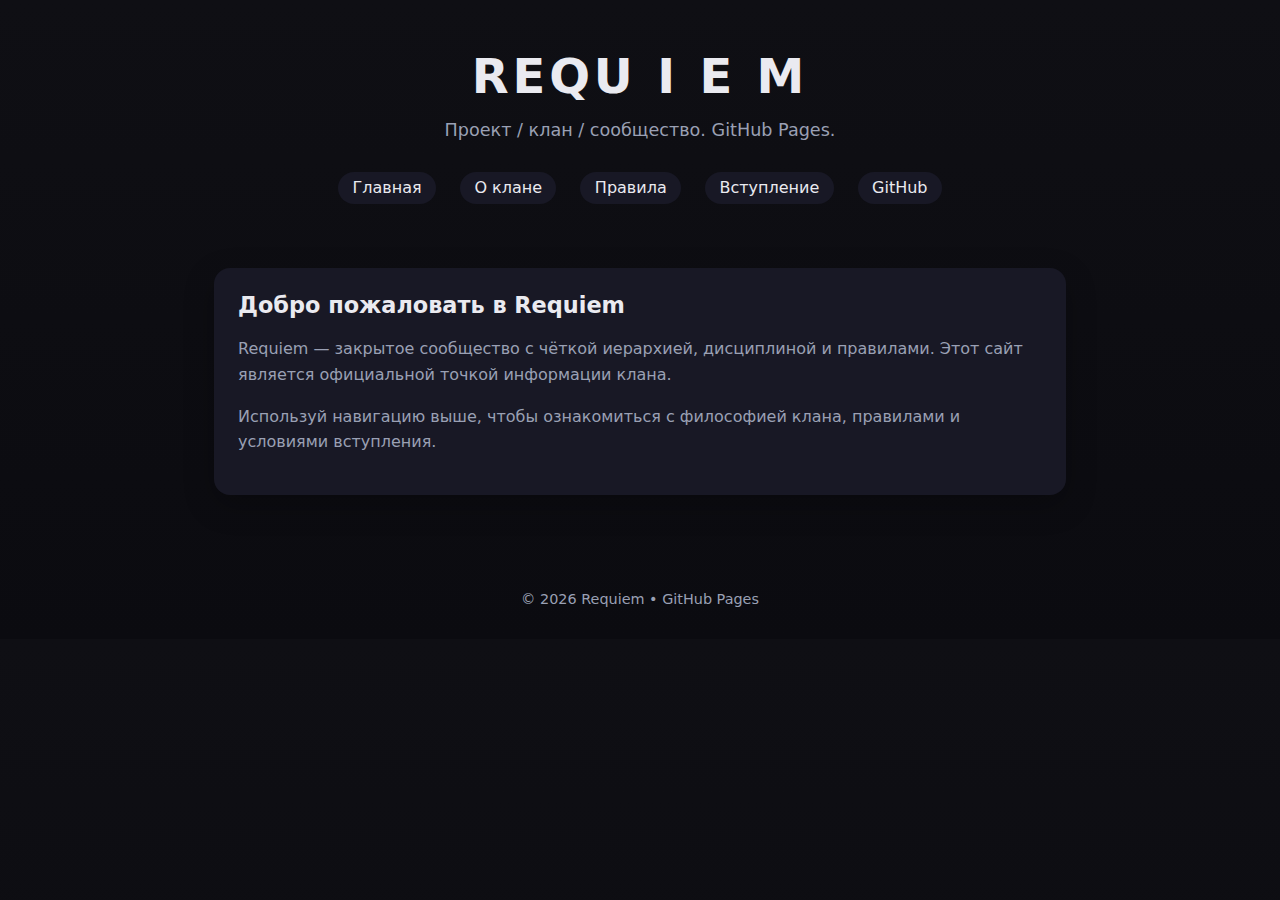
<file: git_hub_pages_requiem.html>
<!DOCTYPE html>
<html lang="ru">
<head>
  <meta charset="UTF-8" />
  <meta name="viewport" content="width=device-width, initial-scale=1.0" />
  <title>Requiem</title>
  <meta name="description" content="Официальный сайт проекта Requiem" />
  <style>
    :root {
      --bg: #0f0f14;
      --card: #181825;
      --text: #eaeaf0;
      --muted: #9aa0b4;
      --accent: #7c7cff;
    }
    * { box-sizing: border-box; }
    body {
      margin: 0;
      font-family: system-ui, -apple-system, BlinkMacSystemFont, "Segoe UI", sans-serif;
      background: linear-gradient(180deg, #0f0f14, #0b0b10);
      color: var(--text);
    }
    header {
      padding: 3rem 1.5rem 2rem;
      text-align: center;
    }
    header h1 {
      margin: 0;
      font-size: 3rem;
      letter-spacing: 0.08em;
    }
    header p {
      margin-top: 1rem;
      color: var(--muted);
      font-size: 1.1rem;
    }
    nav {
      display: flex;
      justify-content: center;
      gap: 1.5rem;
      margin-top: 2rem;
      flex-wrap: wrap;
    }
    nav a {
      color: var(--text);
      text-decoration: none;
      padding: 0.4rem 0.9rem;
      border-radius: 999px;
      background: var(--card);
      transition: 0.2s ease;
    }
    nav a:hover {
      background: var(--accent);
      color: #fff;
    }
    main {
      max-width: 900px;
      margin: 0 auto;
      padding: 2rem 1.5rem 4rem;
      display: grid;
      grid-template-columns: repeat(auto-fit, minmax(260px, 1fr));
      gap: 1.5rem;
    }
    section {
      background: var(--card);
      border-radius: 16px;
      padding: 1.5rem;
      box-shadow: 0 10px 30px rgba(0,0,0,0.25);
    }
    section h2 {
      margin-top: 0;
      font-size: 1.4rem;
    }
    section p, section ul {
      color: var(--muted);
      line-height: 1.6;
    }
    footer {
      text-align: center;
      padding: 2rem 1rem;
      color: var(--muted);
      font-size: 0.9rem;
    }
  </style>
</head>
<body>
  <header>
    <h1>REQU I E M</h1>
    <p>Проект / клан / сообщество. GitHub Pages.</p>
    <nav>
      <a href="index.html">Главная</a>
      <a href="about.html">О клане</a>
      <a href="rules.html">Правила</a>
      <a href="join.html">Вступление</a>
      <a href="https://github.com/" target="_blank">GitHub</a>
    </nav>
  </header>

  <main>
    <section>
      <h2>Добро пожаловать в Requiem</h2>
      <p>
        Requiem — закрытое сообщество с чёткой иерархией, дисциплиной и правилами.
        Этот сайт является официальной точкой информации клана.
      </p>
      <p>
        Используй навигацию выше, чтобы ознакомиться с философией клана,
        правилами и условиями вступления.
      </p>
    </section>
  </main>

  <footer>
    © 2026 Requiem • GitHub Pages
  </footer>
</body>
</html>
</file>
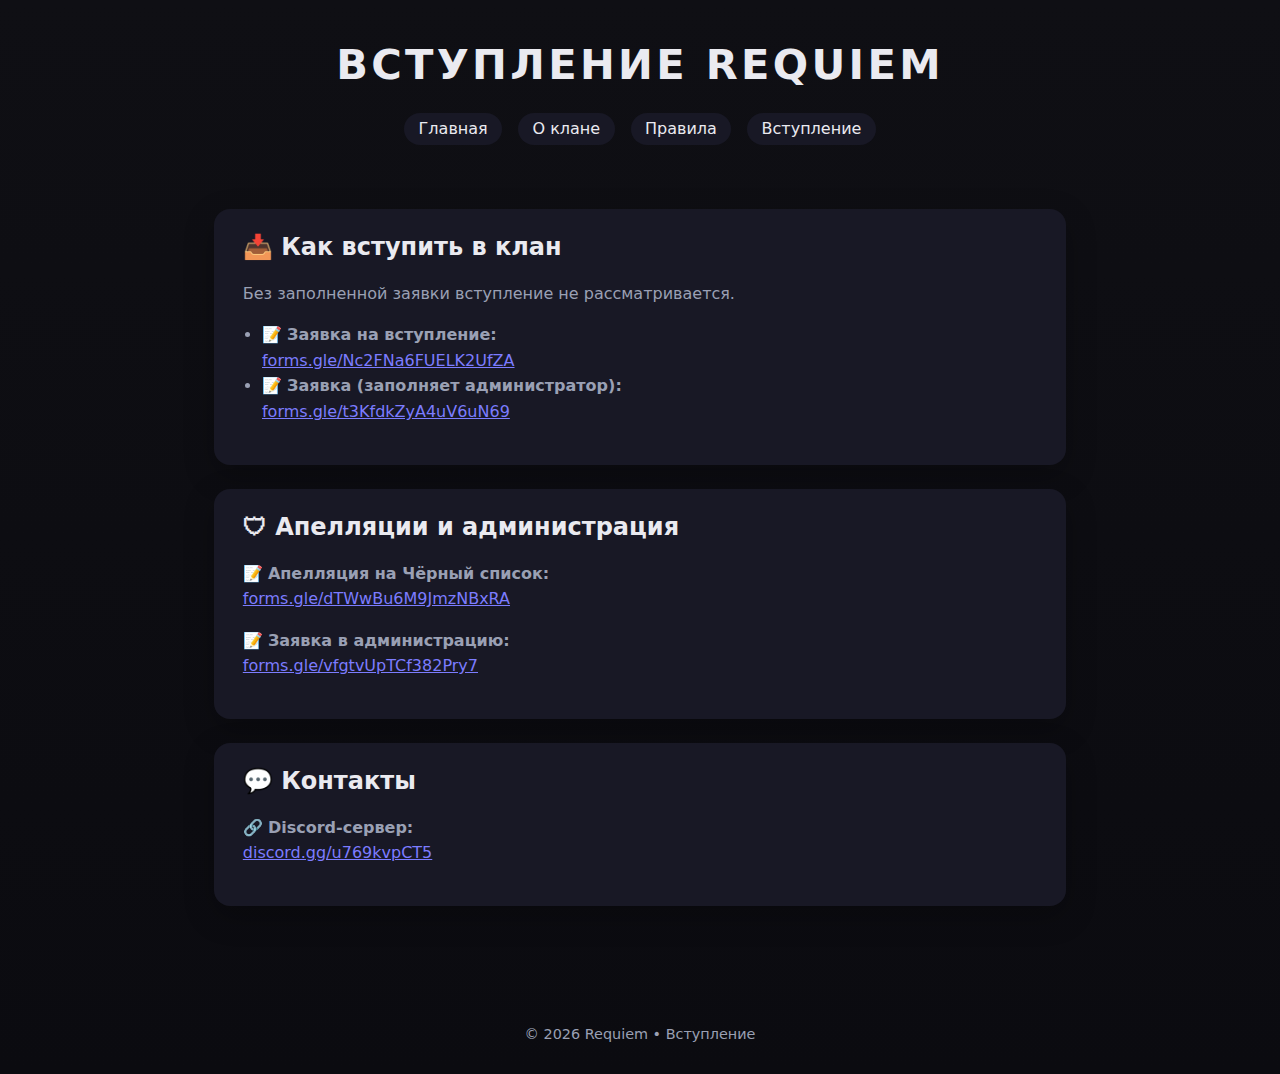
<file: join.html>
<!DOCTYPE html>
<html lang="ru">
<head>
  <meta charset="UTF-8" />
  <meta name="viewport" content="width=device-width, initial-scale=1.0" />
  <title>Requiem — Вступление и тд</title>
  <meta name="description" content="Вступление и обращения в клан Requiem" />
  <style>
    :root {
      --bg: #0f0f14;
      --card: #181825;
      --text: #eaeaf0;
      --muted: #9aa0b4;
      --accent: #7c7cff;
    }
    * { box-sizing: border-box; }
    body {
      margin: 0;
      font-family: system-ui, -apple-system, BlinkMacSystemFont, "Segoe UI", sans-serif;
      background: linear-gradient(180deg, #0f0f14, #0b0b10);
      color: var(--text);
    }
    header {
      padding: 2.5rem 1.5rem 2rem;
      text-align: center;
    }
    header h1 {
      margin: 0;
      font-size: 2.6rem;
      letter-spacing: 0.08em;
    }
    nav {
      display: flex;
      justify-content: center;
      gap: 1rem;
      flex-wrap: wrap;
      margin-top: 1.5rem;
    }
    nav a {
      color: var(--text);
      text-decoration: none;
      padding: 0.4rem 0.9rem;
      border-radius: 999px;
      background: var(--card);
      transition: 0.2s ease;
    }
    nav a:hover {
      background: var(--accent);
      color: #fff;
    }
    main {
      max-width: 900px;
      margin: 0 auto;
      padding: 2rem 1.5rem 4rem;
    }
    section {
      background: var(--card);
      border-radius: 16px;
      padding: 1.5rem 1.8rem;
      margin-bottom: 1.5rem;
      box-shadow: 0 10px 30px rgba(0,0,0,0.25);
    }
    section h2 {
      margin-top: 0;
      font-size: 1.5rem;
    }
    section h3 {
      color: var(--accent);
      margin-bottom: 0.4rem;
    }
    section p, section li {
      color: var(--muted);
      line-height: 1.6;
    }
    ul { padding-left: 1.2rem; }
    a { color: var(--accent); }
    footer {
      text-align: center;
      padding: 2rem 1rem;
      color: var(--muted);
      font-size: 0.9rem;
    }
  </style>
</head>
<body>
  <header>
    <h1>ВСТУПЛЕНИЕ REQUIEM</h1>
    <nav>
      <a href="index.html">Главная</a>
      <a href="about.html">О клане</a>
      <a href="rules.html">Правила</a>
      <a href="join.html">Вступление</a>
    </nav>
  </header>

  <main>
    <section>
      <h2>📥 Как вступить в клан</h2>
      <p>Без заполненной заявки вступление не рассматривается.</p>
      <ul>
        <li>
          📝 <strong>Заявка на вступление:</strong><br />
          <a href="https://forms.gle/Nc2FNa6FUELK2UfZA" target="_blank">
            forms.gle/Nc2FNa6FUELK2UfZA
          </a>
        </li>
        <li>
          📝 <strong>Заявка (заполняет администратор):</strong><br />
          <a href="https://forms.gle/t3KfdkZyA4uV6uN69" target="_blank">
            forms.gle/t3KfdkZyA4uV6uN69
          </a>
        </li>
      </ul>
    </section>

    <section>
      <h2>🛡 Апелляции и администрация</h2>
      <p>
        📝 <strong>Апелляция на Чёрный список:</strong><br />
        <a href="https://forms.gle/dTWwBu6M9JmzNBxRA" target="_blank">
          forms.gle/dTWwBu6M9JmzNBxRA
        </a>
      </p>
      <p>
        📝 <strong>Заявка в администрацию:</strong><br />
        <a href="https://forms.gle/vfgtvUpTCf382Pry7" target="_blank">
          forms.gle/vfgtvUpTCf382Pry7
        </a>
      </p>
    </section>

    <section>
      <h2>💬 Контакты</h2>
      <p>
        🔗 <strong>Discord-сервер:</strong><br />
        <a href="https://discord.gg/u769kvpCT5" target="_blank">
          discord.gg/u769kvpCT5
        </a>
      </p>
    </section>
  </main>

  <footer>
    © 2026 Requiem • Вступление
  </footer>
</body>
</html>
</file>
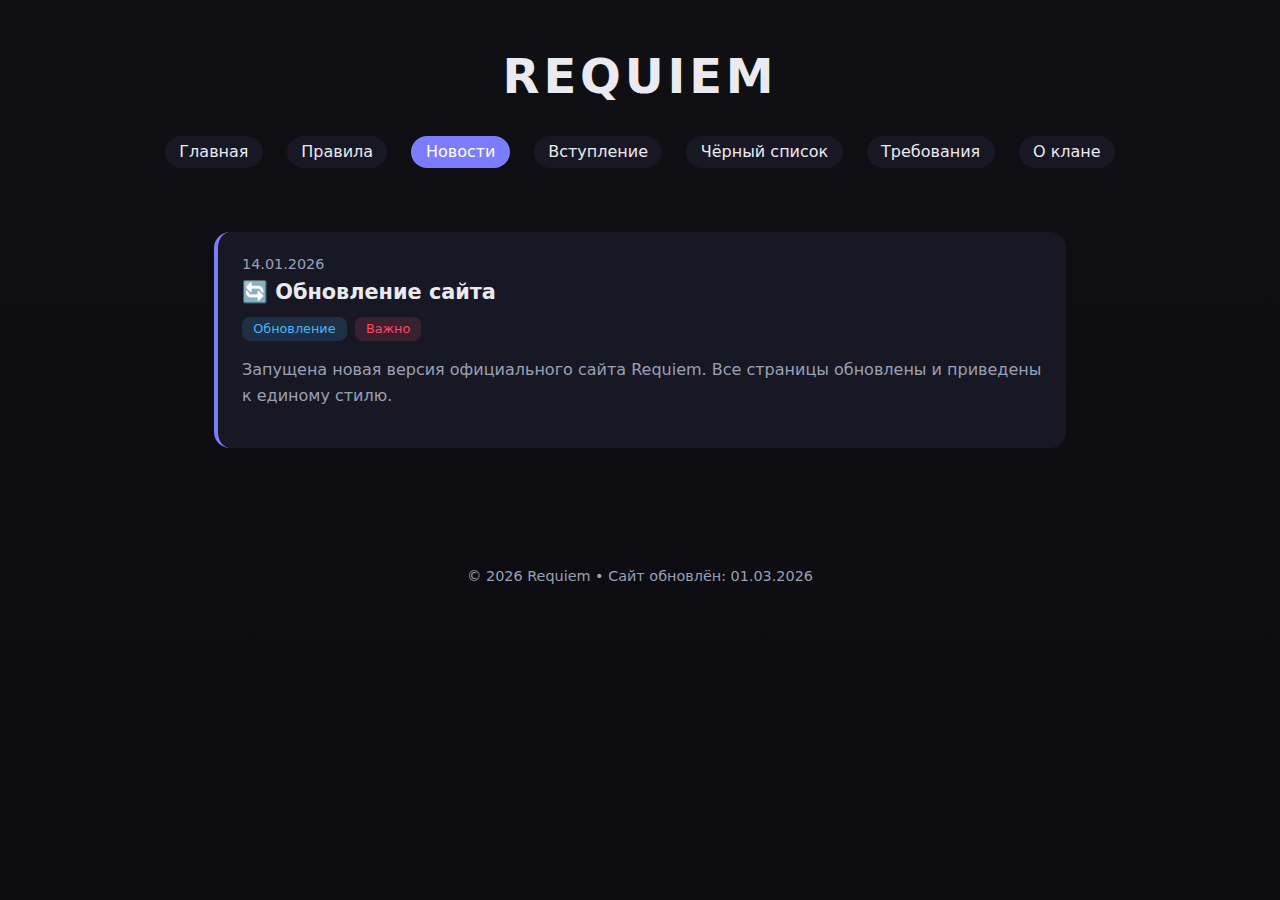
<file: news.html>
<!DOCTYPE html>
<html lang="ru">
<head>
  <meta charset="UTF-8" />
  <meta name="viewport" content="width=device-width, initial-scale=1.0" />
  <title>Новости • Requiem</title>
  <meta name="description" content="Новости клана Requiem" />
  <style>
    :root {
      --bg: #0f0f14;
      --card: #181825;
      --text: #eaeaf0;
      --muted: #9aa0b4;
      --accent: #7c7cff;
      --tag-important: #ff4766;
      --tag-update: #47b5ff;
      --tag-event: #00d4aa;
    }
    * { box-sizing: border-box; }
    body {
      margin: 0;
      font-family: system-ui, -apple-system, sans-serif;
      background: linear-gradient(180deg, #0f0f14, #0b0b10);
      color: var(--text);
      min-height: 100vh;
    }
    
    header {
      padding: 3rem 1.5rem 2rem;
      text-align: center;
    }
    header h1 {
      margin: 0;
      font-size: 3rem;
      letter-spacing: 0.08em;
    }
    nav {
      display: flex;
      justify-content: center;
      gap: 1.5rem;
      margin-top: 2rem;
      flex-wrap: wrap;
    }
    nav a {
      color: var(--text);
      text-decoration: none;
      padding: 0.4rem 0.9rem;
      border-radius: 999px;
      background: var(--card);
      transition: 0.2s ease;
    }
    nav a:hover {
      background: var(--accent);
      color: #fff;
    }
    nav a.active {
      background: var(--accent);
      color: #fff;
      font-weight: 500;
    }
    
    main {
      max-width: 900px;
      margin: 0 auto;
      padding: 2rem 1.5rem 4rem;
    }
    
    .news-item {
      background: var(--card);
      border-radius: 16px;
      padding: 1.5rem;
      margin-bottom: 1.5rem;
      border-left: 4px solid var(--accent);
    }
    .news-date {
      color: var(--muted);
      font-size: 0.9rem;
      margin-bottom: 0.5rem;
    }
    .news-title {
      margin: 0;
      font-size: 1.3rem;
      color: var(--text);
    }
    
    /* ТЕГИ */
    .news-tags {
      display: flex;
      gap: 0.5rem;
      margin: 0.8rem 0;
      flex-wrap: wrap;
    }
    .news-tag {
      display: inline-block;
      padding: 0.3rem 0.7rem;
      border-radius: 8px;
      font-size: 0.8rem;
      font-weight: 500;
    }
    .tag-important {
      background: rgba(255, 71, 102, 0.15);
      color: var(--tag-important);
    }
    .tag-update {
      background: rgba(71, 181, 255, 0.15);
      color: var(--tag-update);
    }
    .tag-event {
      background: rgba(0, 212, 170, 0.15);
      color: var(--tag-event);
    }
    
    .news-content {
      color: var(--muted);
      line-height: 1.6;
      margin-top: 0.8rem;
    }
    
    footer {
      text-align: center;
      padding: 2rem 1rem;
      color: var(--muted);
      font-size: 0.9rem;
    }
  </style>
</head>
<body>
  <header>
    <h1>REQUIEM</h1>
    <nav>
      <a href="index.html">Главная</a>
      <a href="rules.html">Правила</a>
      <a href="news.html" class="active">Новости</a>
      <a href="join.html">Вступление</a>
      <a href="blacklist.html">Чёрный список</a>
      <a href="requirements.html">Требования</a>
      <a href="about.html">О клане</a>
    </nav>
  </header>

  <main>
    <!-- НОВОСТЬ 1 -->
    <div class="news-item">
      <div class="news-date">14.01.2026</div>
      <h2 class="news-title">🔄 Обновление сайта</h2>
      
      <div class="news-tags">
        <span class="news-tag tag-update">Обновление</span>
        <span class="news-tag tag-important">Важно</span>
      </div>
      
      <div class="news-content">
        <p>Запущена новая версия официального сайта Requiem. Все страницы обновлены и приведены к единому стилю.</p>
      </div>
    </div>
    
  </main>

  <footer>
    © 2026 Requiem • Сайт обновлён: 01.03.2026
  </footer>
</body>
</html>
</file>
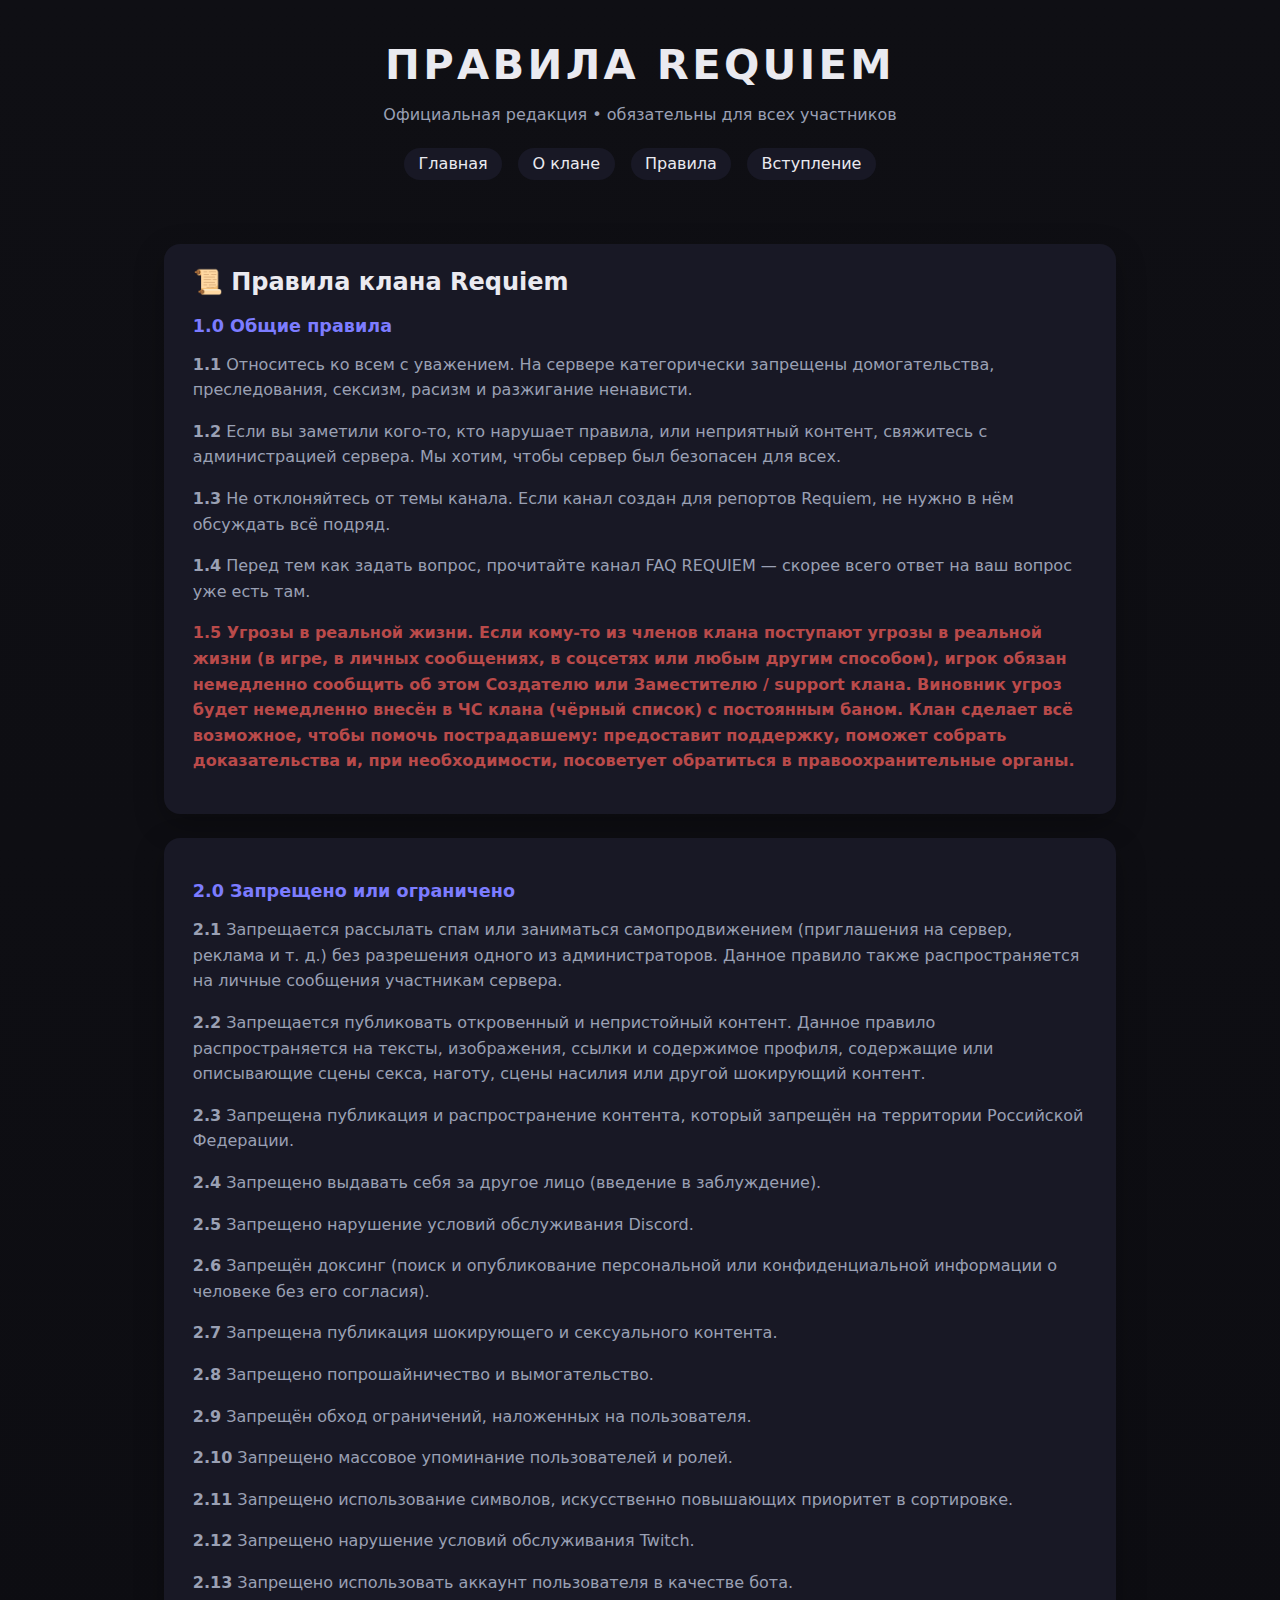
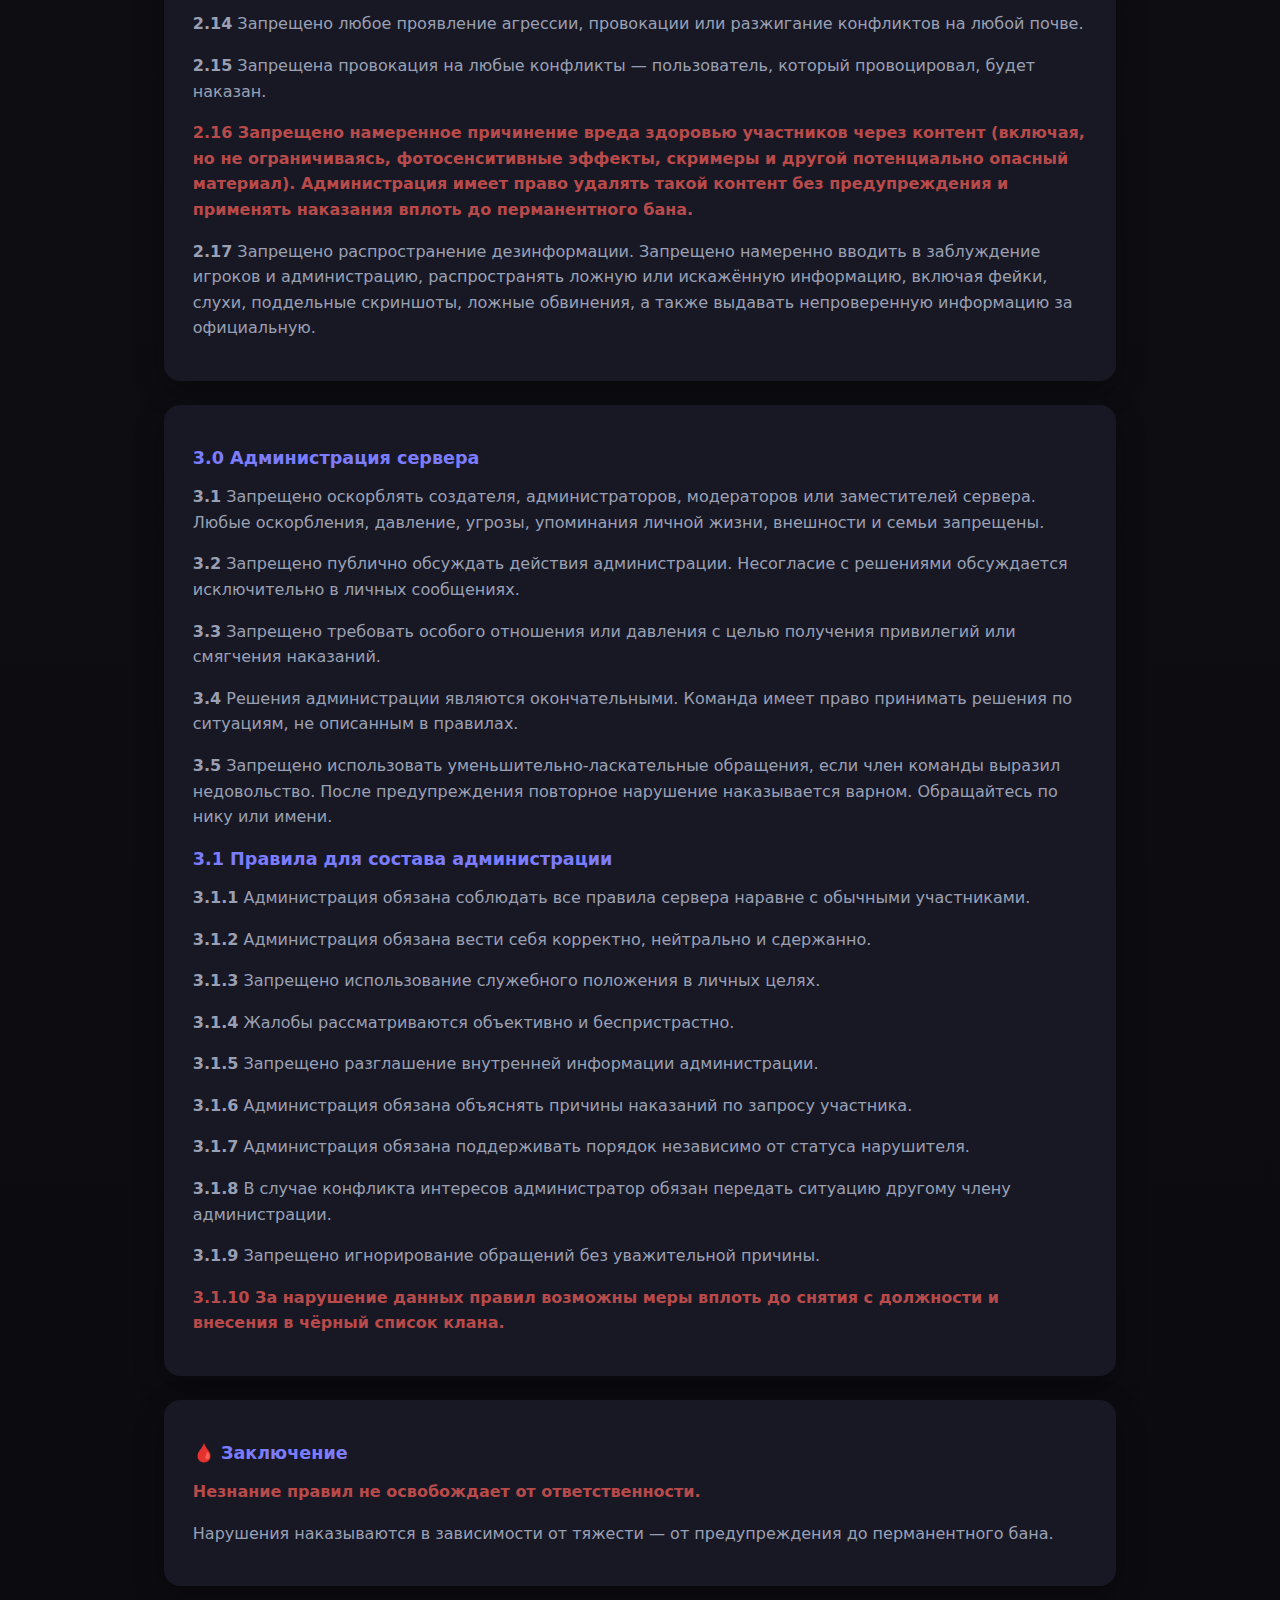
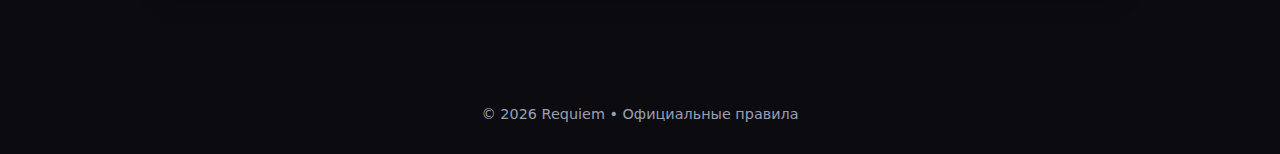
<file: requiem_правила.html>
<!DOCTYPE html>
<html lang="ru">
<head>
  <meta charset="UTF-8" />
  <meta name="viewport" content="width=device-width, initial-scale=1.0" />
  <title>Requiem — Правила</title>
  <meta name="description" content="Официальные правила клана Requiem" />
  <style>
    :root {
      --bg: #0f0f14;
      --card: #181825;
      --text: #eaeaf0;
      --muted: #9aa0b4;
      --accent: #7c7cff;
      --danger: #b94a4a;
    }
    * { box-sizing: border-box; }
    body {
      margin: 0;
      font-family: system-ui, -apple-system, BlinkMacSystemFont, "Segoe UI", sans-serif;
      background: linear-gradient(180deg, #0f0f14, #0b0b10);
      color: var(--text);
    }
    header {
      padding: 2.5rem 1.5rem 2rem;
      text-align: center;
    }
    header h1 {
      margin: 0;
      font-size: 2.6rem;
      letter-spacing: 0.08em;
    }
    header p {
      margin-top: 1rem;
      color: var(--muted);
    }
    nav {
      display: flex;
      justify-content: center;
      gap: 1rem;
      flex-wrap: wrap;
      margin-top: 1.5rem;
    }
    nav a {
      color: var(--text);
      text-decoration: none;
      padding: 0.4rem 0.9rem;
      border-radius: 999px;
      background: var(--card);
      transition: 0.2s ease;
    }
    nav a:hover {
      background: var(--accent);
      color: #fff;
    }
    main {
      max-width: 1000px;
      margin: 0 auto;
      padding: 2rem 1.5rem 4rem;
    }
    section {
      background: var(--card);
      border-radius: 16px;
      padding: 1.5rem 1.8rem;
      margin-bottom: 1.5rem;
      box-shadow: 0 10px 30px rgba(0,0,0,0.25);
    }
    section h2 {
      margin-top: 0;
      font-size: 1.5rem;
    }
    section h3 {
      margin-bottom: 0.4rem;
      margin-top: 1.2rem;
      font-size: 1.1rem;
      color: var(--accent);
    }
    section p, section li {
      color: var(--muted);
      line-height: 1.6;
    }
    ul { padding-left: 1.2rem; }
    .warning {
      color: var(--danger);
      font-weight: 600;
    }
    footer {
      text-align: center;
      padding: 2rem 1rem;
      color: var(--muted);
      font-size: 0.9rem;
    }
  </style>
</head>
<body>
  <header>
    <h1>ПРАВИЛА REQUIEM</h1>
    <p>Официальная редакция • обязательны для всех участников</p>
    <nav>
      <a href="index.html">Главная</a>
      <a href="about.html">О клане</a>
      <a href="rules.html">Правила</a>
      <a href="join.html">Вступление</a>
    </nav>
  </header>

  <main>
    <section>
      <h2>📜 Правила клана Requiem</h2>

      <h3>1.0 Общие правила</h3>

      <p><strong>1.1</strong> Относитесь ко всем с уважением. На сервере категорически запрещены домогательства, преследования, сексизм, расизм и разжигание ненависти.</p>

      <p><strong>1.2</strong> Если вы заметили кого-то, кто нарушает правила, или неприятный контент, свяжитесь с администрацией сервера. Мы хотим, чтобы сервер был безопасен для всех.</p>

      <p><strong>1.3</strong> Не отклоняйтесь от темы канала. Если канал создан для репортов Requiem, не нужно в нём обсуждать всё подряд.</p>

      <p><strong>1.4</strong> Перед тем как задать вопрос, прочитайте канал FAQ REQUIEM — скорее всего ответ на ваш вопрос уже есть там.</p>

      <p class="warning"><strong>1.5 Угрозы в реальной жизни.</strong> Если кому-то из членов клана поступают угрозы в реальной жизни (в игре, в личных сообщениях, в соцсетях или любым другим способом), игрок обязан немедленно сообщить об этом Создателю или Заместителю / support клана. Виновник угроз будет немедленно внесён в ЧС клана (чёрный список) с постоянным баном. Клан сделает всё возможное, чтобы помочь пострадавшему: предоставит поддержку, поможет собрать доказательства и, при необходимости, посоветует обратиться в правоохранительные органы.</p>
    </section>

    <section>
      <h3>2.0 Запрещено или ограничено</h3>

      <p><strong>2.1</strong> Запрещается рассылать спам или заниматься самопродвижением (приглашения на сервер, реклама и т. д.) без разрешения одного из администраторов. Данное правило также распространяется на личные сообщения участникам сервера.</p>

      <p><strong>2.2</strong> Запрещается публиковать откровенный и непристойный контент. Данное правило распространяется на тексты, изображения, ссылки и содержимое профиля, содержащие или описывающие сцены секса, наготу, сцены насилия или другой шокирующий контент.</p>

      <p><strong>2.3</strong> Запрещена публикация и распространение контента, который запрещён на территории Российской Федерации.</p>

      <p><strong>2.4</strong> Запрещено выдавать себя за другое лицо (введение в заблуждение).</p>

      <p><strong>2.5</strong> Запрещено нарушение условий обслуживания Discord.</p>

      <p><strong>2.6</strong> Запрещён доксинг (поиск и опубликование персональной или конфиденциальной информации о человеке без его согласия).</p>

      <p><strong>2.7</strong> Запрещена публикация шокирующего и сексуального контента.</p>

      <p><strong>2.8</strong> Запрещено попрошайничество и вымогательство.</p>

      <p><strong>2.9</strong> Запрещён обход ограничений, наложенных на пользователя.</p>

      <p><strong>2.10</strong> Запрещено массовое упоминание пользователей и ролей.</p>

      <p><strong>2.11</strong> Запрещено использование символов, искусственно повышающих приоритет в сортировке.</p>

      <p><strong>2.12</strong> Запрещено нарушение условий обслуживания Twitch.</p>

      <p><strong>2.13</strong> Запрещено использовать аккаунт пользователя в качестве бота.</p>

      <p><strong>2.14</strong> Запрещено любое проявление агрессии, провокации или разжигание конфликтов на любой почве.</p>

      <p><strong>2.15</strong> Запрещена провокация на любые конфликты — пользователь, который провоцировал, будет наказан.</p>

      <p class="warning"><strong>2.16</strong> Запрещено намеренное причинение вреда здоровью участников через контент (включая, но не ограничиваясь, фотосенситивные эффекты, скримеры и другой потенциально опасный материал). Администрация имеет право удалять такой контент без предупреждения и применять наказания вплоть до перманентного бана.</p>

      <p><strong>2.17</strong> Запрещено распространение дезинформации. Запрещено намеренно вводить в заблуждение игроков и администрацию, распространять ложную или искажённую информацию, включая фейки, слухи, поддельные скриншоты, ложные обвинения, а также выдавать непроверенную информацию за официальную.</p>
    </section>

    <section>
      <h3>3.0 Администрация сервера</h3>

      <p><strong>3.1</strong> Запрещено оскорблять создателя, администраторов, модераторов или заместителей сервера. Любые оскорбления, давление, угрозы, упоминания личной жизни, внешности и семьи запрещены.</p>

      <p><strong>3.2</strong> Запрещено публично обсуждать действия администрации. Несогласие с решениями обсуждается исключительно в личных сообщениях.</p>

      <p><strong>3.3</strong> Запрещено требовать особого отношения или давления с целью получения привилегий или смягчения наказаний.</p>

      <p><strong>3.4</strong> Решения администрации являются окончательными. Команда имеет право принимать решения по ситуациям, не описанным в правилах.</p>

      <p><strong>3.5</strong> Запрещено использовать уменьшительно-ласкательные обращения, если член команды выразил недовольство. После предупреждения повторное нарушение наказывается варном. Обращайтесь по нику или имени.</p>

      <h3>3.1 Правила для состава администрации</h3>

      <p><strong>3.1.1</strong> Администрация обязана соблюдать все правила сервера наравне с обычными участниками.</p>
      <p><strong>3.1.2</strong> Администрация обязана вести себя корректно, нейтрально и сдержанно.</p>
      <p><strong>3.1.3</strong> Запрещено использование служебного положения в личных целях.</p>
      <p><strong>3.1.4</strong> Жалобы рассматриваются объективно и беспристрастно.</p>
      <p><strong>3.1.5</strong> Запрещено разглашение внутренней информации администрации.</p>
      <p><strong>3.1.6</strong> Администрация обязана объяснять причины наказаний по запросу участника.</p>
      <p><strong>3.1.7</strong> Администрация обязана поддерживать порядок независимо от статуса нарушителя.</p>
      <p><strong>3.1.8</strong> В случае конфликта интересов администратор обязан передать ситуацию другому члену администрации.</p>
      <p><strong>3.1.9</strong> Запрещено игнорирование обращений без уважительной причины.</p>
      <p class="warning"><strong>3.1.10</strong> За нарушение данных правил возможны меры вплоть до снятия с должности и внесения в чёрный список клана.</p>
    </section>

    <section>
      <h3>🩸 Заключение</h3>
      <p class="warning">Незнание правил не освобождает от ответственности.</p>
      <p>Нарушения наказываются в зависимости от тяжести — от предупреждения до перманентного бана.</p>
    </section>
  </main>

  <footer>
    © 2026 Requiem • Официальные правила
  </footer>
</body>
</html>
</file>
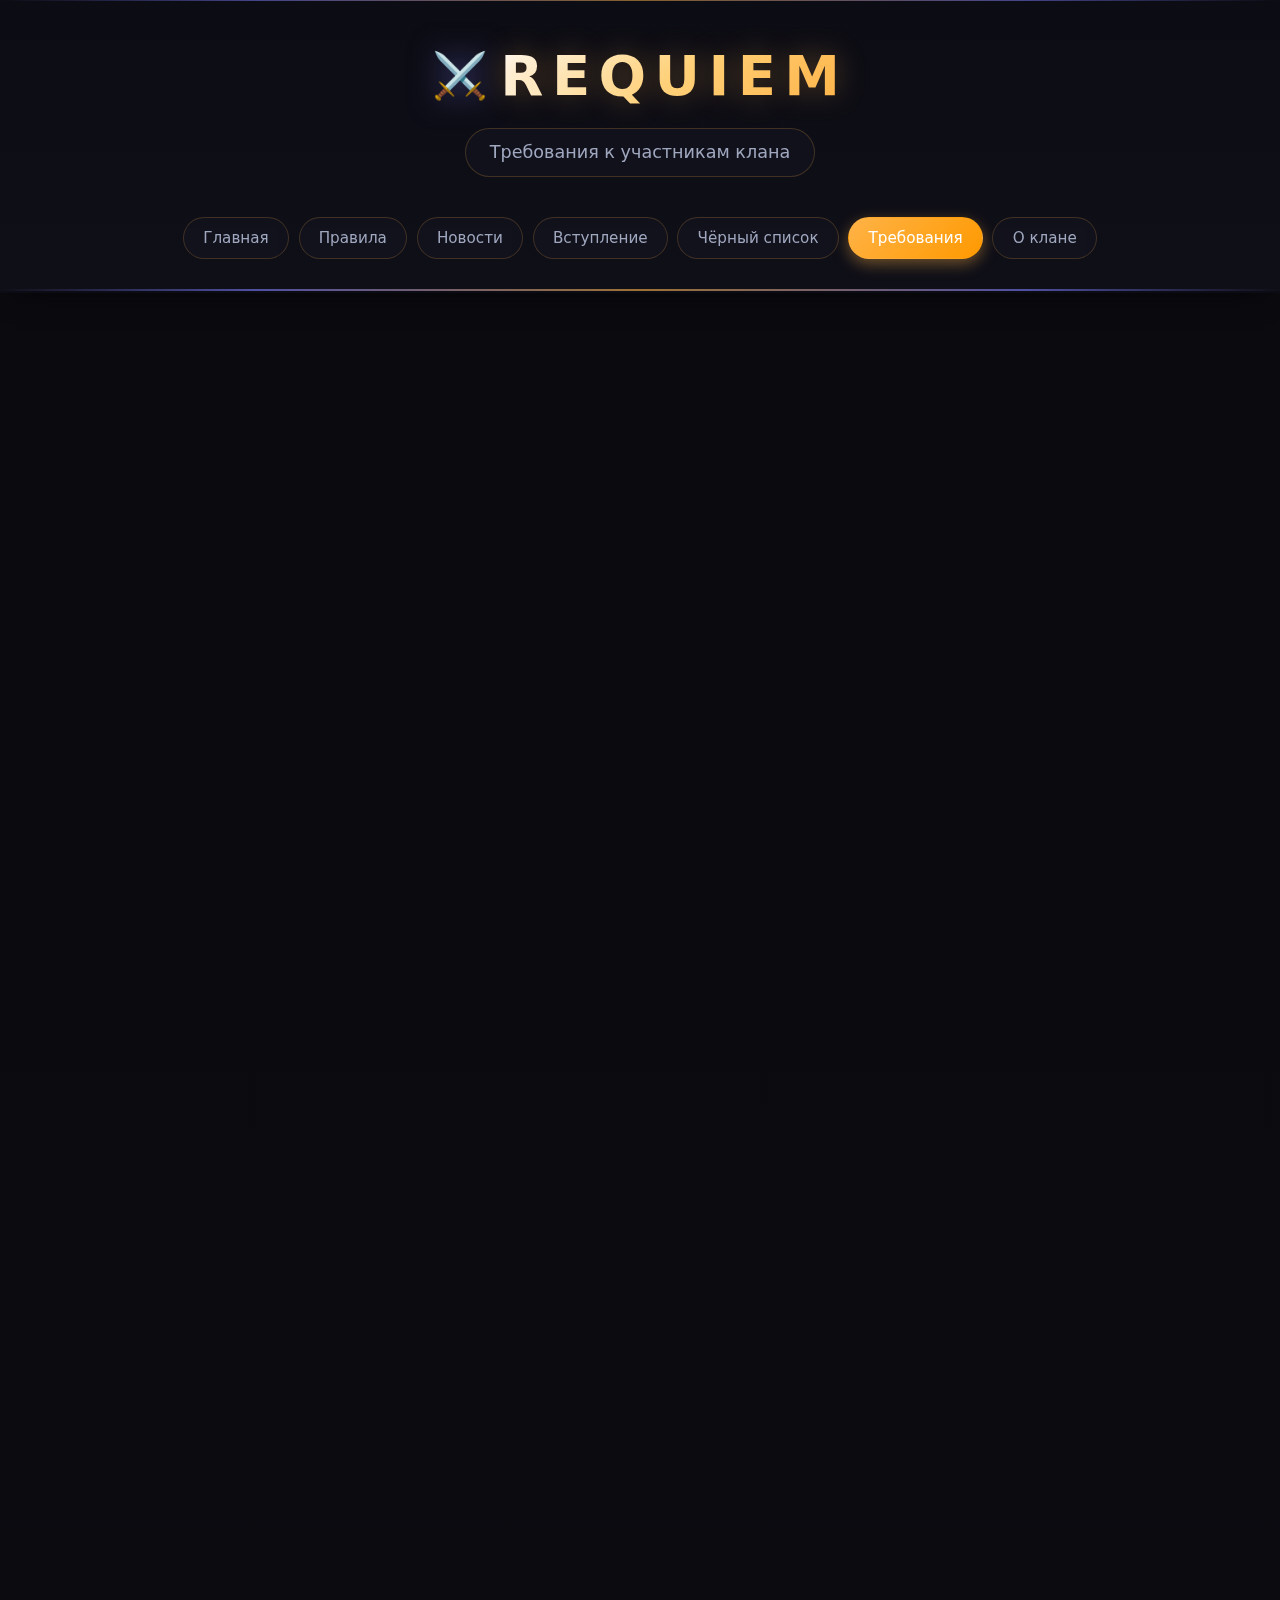
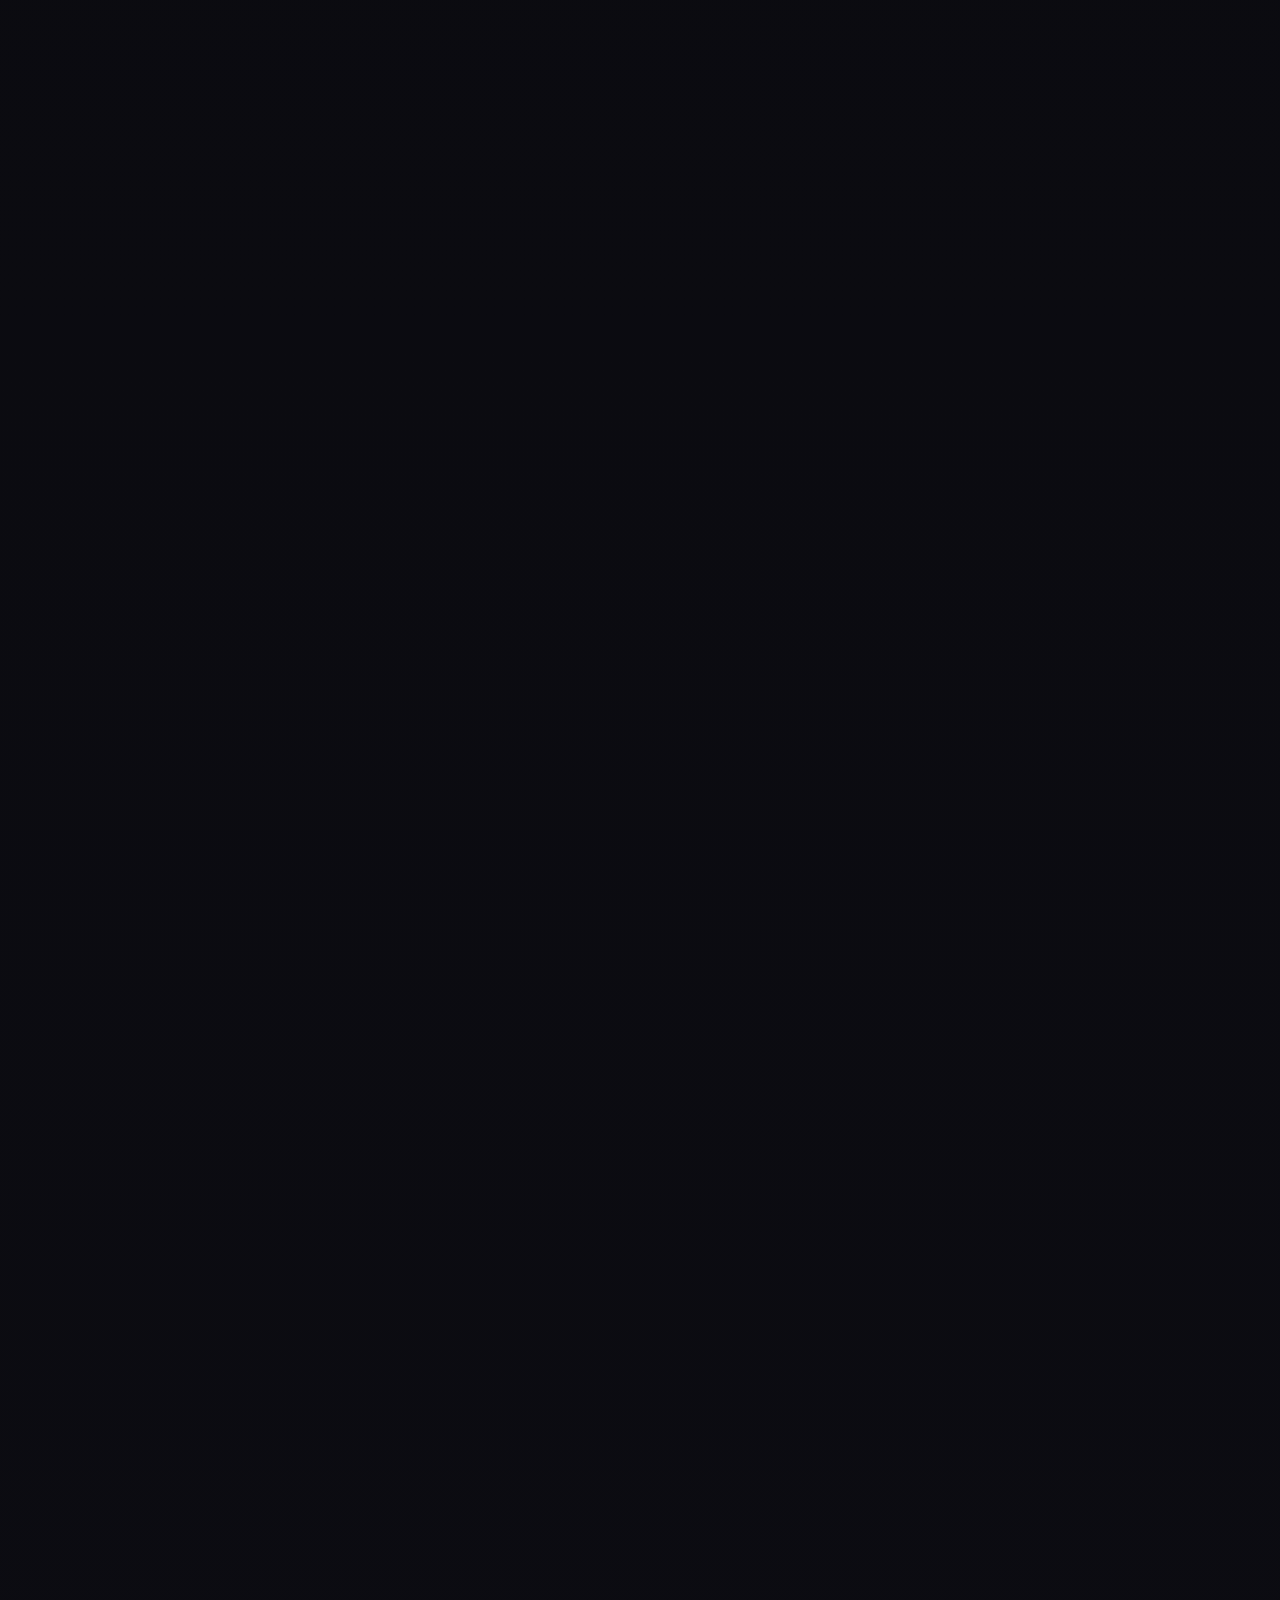
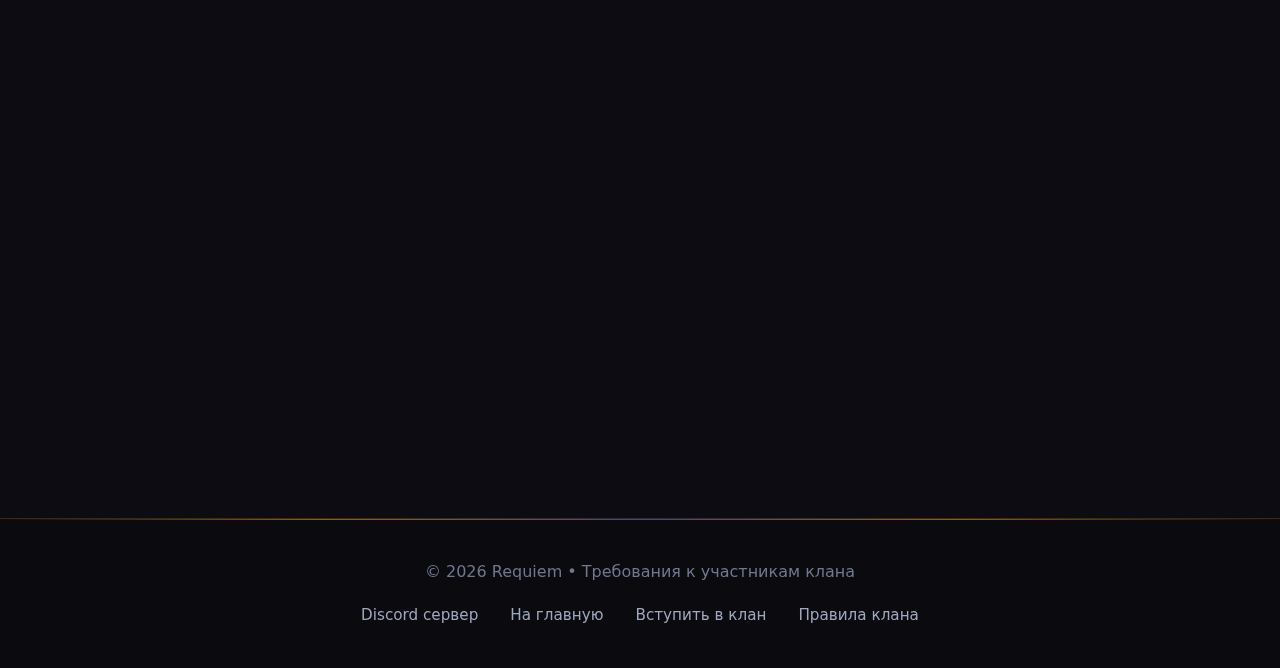
<file: requirements.html>
<!DOCTYPE html>
<html lang="ru">
<head>
  <meta charset="UTF-8" />
  <meta name="viewport" content="width=device-width, initial-scale=1.0" />
  <title>Требования • Requiem</title>
  <meta name="description" content="Требования к участникам клана Requiem" />
  <style>
    /* ===== ОСНОВНЫЕ ПЕРЕМЕННЫЕ ===== */
    :root {
      --bg-primary: #0a0a0f;
      --bg-secondary: #0d0d12;
      --card-bg: #14141f;
      --text-primary: #f0f0fa;
      --text-secondary: #a0a8c0;
      --text-muted: #707890;
      --accent: #7c7cff;
      --accent-hover: #6b6bff;
      --danger: #ff4766;
      --warning: #ffb347;
      --success: #00d4aa;
      --info: #47b5ff;
      --border-color: rgba(124, 124, 255, 0.2);
      --border-subtle: rgba(255, 255, 255, 0.05);
    }

    /* ===== СБРОС ===== */
    * {
      margin: 0;
      padding: 0;
      box-sizing: border-box;
    }

    body {
      font-family: 'Inter', system-ui, -apple-system, BlinkMacSystemFont, 'Segoe UI', Roboto, sans-serif;
      background: linear-gradient(180deg, #0a0a0f, #0c0c12);
      color: var(--text-primary);
      line-height: 1.6;
      min-height: 100vh;
    }

    /* ===== УЛУЧШЕННЫЙ HEADER ===== */
    .site-header {
      background: linear-gradient(180deg, #0c0c14 0%, #0f0f18 100%);
      padding: 2.5rem 1rem 2rem;
      position: relative;
      text-align: center;
      border-bottom: 2px solid transparent;
      box-shadow: 0 10px 30px -15px rgba(0, 0, 0, 0.7);
    }

    /* Верхняя линия */
    .site-header::before {
      content: '';
      position: absolute;
      top: 0;
      left: 0;
      right: 0;
      height: 1px;
      background: linear-gradient(90deg, 
        transparent 0%, 
        rgba(124, 124, 255, 0.5) 20%,
        rgba(255, 179, 71, 0.5) 50%,
        rgba(124, 124, 255, 0.5) 80%,
        transparent 100%
      );
      z-index: 2;
    }

    /* Нижняя линия (основная) */
    .site-header::after {
      content: '';
      position: absolute;
      bottom: 0;
      left: 0;
      right: 0;
      height: 2px;
      background: linear-gradient(90deg, 
        transparent 0%,
        #7c7cff 20%,
        #ffb347 50%,
        #7c7cff 80%,
        transparent 100%
      );
      opacity: 0.6;
      z-index: 2;
    }

    .header-content {
      max-width: 1100px;
      margin: 0 auto;
      position: relative;
      z-index: 3;
    }

    .logo-wrapper {
      display: flex;
      align-items: center;
      justify-content: center;
      gap: 0.8rem;
      margin-bottom: 1rem;
    }

    .logo-icon {
      font-size: 2.8rem;
      filter: drop-shadow(0 0 15px rgba(124, 124, 255, 0.5));
      animation: gentleFloat 4s ease-in-out infinite;
    }

    @keyframes gentleFloat {
      0%, 100% { transform: translateY(0); }
      50% { transform: translateY(-5px); }
    }

    .site-title {
      margin: 0;
      font-size: clamp(2.2rem, 8vw, 3.5rem);
      font-weight: 800;
      letter-spacing: 0.15em;
      text-transform: uppercase;
      background: linear-gradient(135deg, #ffffff, #ffd580, #ffb347);
      -webkit-background-clip: text;
      -webkit-text-fill-color: transparent;
      background-clip: text;
      text-shadow: 0 0 30px rgba(255, 179, 71, 0.3);
      line-height: 1.2;
    }

    .header-tagline {
      color: var(--text-secondary);
      font-size: 1.1rem;
      max-width: 600px;
      margin: 0 auto 1.5rem;
      padding: 0.6rem 1.5rem;
      background: rgba(20, 20, 31, 0.6);
      border-radius: 30px;
      border: 1px solid rgba(255, 179, 71, 0.2);
      backdrop-filter: blur(5px);
      display: inline-block;
    }

    /* ===== НАВИГАЦИЯ ===== */
    .main-nav {
      display: flex;
      justify-content: center;
      gap: 0.6rem;
      flex-wrap: wrap;
      margin-top: 1rem;
    }

    .nav-link {
      color: var(--text-secondary);
      text-decoration: none;
      padding: 0.5rem 1.2rem;
      border-radius: 25px;
      background: rgba(20, 20, 31, 0.6);
      border: 1px solid rgba(255, 179, 71, 0.2);
      font-weight: 500;
      font-size: 0.95rem;
      transition: all 0.2s ease;
      backdrop-filter: blur(5px);
    }

    .nav-link:hover {
      background: rgba(255, 179, 71, 0.15);
      border-color: var(--warning);
      color: white;
      transform: translateY(-2px);
    }

    .nav-link.active {
      background: linear-gradient(135deg, #ffb347, #ff9900);
      color: white;
      border-color: transparent;
      box-shadow: 0 5px 15px rgba(255, 179, 71, 0.4);
    }

    /* ===== ОСНОВНОЙ КОНТЕЙНЕР ===== */
    .container {
      max-width: 1000px;
      margin: 0 auto;
      padding: 2.5rem 1.5rem 4rem;
    }

    /* ===== КАРТОЧКИ ТРЕБОВАНИЙ ===== */
    .requirement-card {
      background: rgba(20, 20, 31, 0.7);
      backdrop-filter: blur(10px);
      border-radius: 24px;
      padding: 2rem;
      margin-bottom: 2rem;
      border: 1px solid rgba(255, 179, 71, 0.15);
      box-shadow: 0 15px 35px rgba(0, 0, 0, 0.3);
      transition: transform 0.2s ease, box-shadow 0.2s ease;
      position: relative;
      overflow: hidden;
    }

    /* Верхняя линия карточки */
    .requirement-card::before {
      content: '';
      position: absolute;
      top: 0;
      left: 0;
      right: 0;
      height: 2px;
      background: linear-gradient(90deg, #ffb347, #7c7cff);
      opacity: 0;
      transition: opacity 0.2s ease;
    }

    .requirement-card:hover {
      transform: translateY(-4px);
      box-shadow: 0 20px 40px rgba(0, 0, 0, 0.4);
      border-color: rgba(255, 179, 71, 0.3);
    }

    .requirement-card:hover::before {
      opacity: 1;
    }

    .card-title {
      margin: 0 0 1.5rem 0;
      font-size: 1.8rem;
      display: flex;
      align-items: center;
      gap: 0.8rem;
      padding-bottom: 1rem;
      border-bottom: 1px solid rgba(255, 179, 71, 0.2);
      position: relative;
    }

    .card-title::after {
      content: '';
      position: absolute;
      bottom: -1px;
      left: 0;
      width: 60px;
      height: 2px;
      background: linear-gradient(90deg, #ffb347, #7c7cff);
      border-radius: 2px;
    }

    /* ===== ЭЛЕМЕНТЫ ТРЕБОВАНИЙ ===== */
    .requirement-item {
      margin-bottom: 1rem;
      padding: 1rem;
      border-radius: 16px;
      background: rgba(255, 255, 255, 0.02);
      border: 1px solid rgba(255, 255, 255, 0.03);
      transition: all 0.2s ease;
      display: flex;
      align-items: flex-start;
      gap: 1rem;
    }

    .requirement-item:hover {
      background: rgba(255, 179, 71, 0.03);
      border-color: rgba(255, 179, 71, 0.1);
      transform: translateX(5px);
    }

    .requirement-icon {
      display: flex;
      align-items: center;
      justify-content: center;
      min-width: 48px;
      height: 48px;
      background: rgba(255, 179, 71, 0.15);
      color: #ffd080;
      border-radius: 14px;
      font-size: 1.4rem;
      border: 1px solid rgba(255, 179, 71, 0.3);
      flex-shrink: 0;
    }

    .requirement-content {
      flex: 1;
    }

    .requirement-title {
      font-weight: 600;
      color: var(--text-primary);
      margin-bottom: 0.3rem;
      display: block;
      font-size: 1.1rem;
    }

    .requirement-description {
      color: var(--text-secondary);
      line-height: 1.6;
      margin: 0;
      font-size: 0.95rem;
    }

    /* Критические требования */
    .critical-requirement {
      border-left: 4px solid var(--danger) !important;
      background: linear-gradient(90deg, rgba(255, 71, 102, 0.1), rgba(255, 71, 102, 0.02));
    }

    .critical-requirement .requirement-icon {
      color: #ffa0b0;
      background: rgba(255, 71, 102, 0.15);
      border-color: rgba(255, 71, 102, 0.3);
    }

    /* Важные требования */
    .important-requirement {
      border-left: 4px solid var(--warning) !important;
      background: linear-gradient(90deg, rgba(255, 179, 71, 0.1), rgba(255, 179, 71, 0.02));
    }

    .important-requirement .requirement-icon {
      color: #ffd080;
      background: rgba(255, 179, 71, 0.15);
      border-color: rgba(255, 179, 71, 0.3);
    }

    /* ===== БЕЙДЖИ ВНИМАНИЯ ===== */
    .attention-badge-wrapper {
      margin: 1.5rem 0 1rem 0;
    }

    .attention-badge {
      display: inline-flex;
      align-items: center;
      gap: 0.5rem;
      padding: 0.6rem 1.2rem;
      border-radius: 30px;
      font-weight: 600;
      font-size: 0.95rem;
      position: relative;
      z-index: 1;
      margin-bottom: 0.8rem;
      transition: all 0.2s ease;
    }

    .attention-badge:hover {
      filter: brightness(1.1);
    }

    .critical-badge {
      background: linear-gradient(135deg, #ff2e4a, #ff0033);
      color: white;
      box-shadow: 0 0 15px rgba(255, 0, 51, 0.3);
    }

    .important-badge {
      background: linear-gradient(135deg, #ffb347, #ff9900);
      color: white;
      box-shadow: 0 0 15px rgba(255, 179, 71, 0.3);
    }

    .info-badge {
      background: linear-gradient(135deg, #7c7cff, #6b6bff);
      color: white;
      box-shadow: 0 0 15px rgba(124, 124, 255, 0.3);
    }

    .attention-icon {
      font-size: 1.1rem;
      transition: transform 0.2s ease;
    }

    .attention-badge:hover .attention-icon {
      transform: scale(1.1);
    }

    /* ===== СПЕЦИАЛЬНЫЕ БЛОКИ ===== */
    .warning-box {
      background: linear-gradient(135deg, rgba(255, 71, 102, 0.1), rgba(255, 30, 60, 0.08));
      border-left: 4px solid var(--danger);
      padding: 1.2rem;
      border-radius: 12px;
      margin: 1rem 0;
      border: 1px solid rgba(255, 71, 102, 0.2);
    }

    .success-box {
      background: linear-gradient(135deg, rgba(0, 212, 170, 0.1), rgba(0, 180, 140, 0.08));
      border-left: 4px solid var(--success);
      padding: 1.2rem;
      border-radius: 12px;
      margin: 1rem 0;
      border: 1px solid rgba(0, 212, 170, 0.2);
    }

    .warning-box .requirement-description,
    .success-box .requirement-description {
      color: inherit;
    }

    .warning-box .requirement-description {
      color: #ffa8b5;
    }

    .success-box .requirement-description {
      color: #a0f0e4;
    }

    /* ===== ПРОЦЕСС ПРОВЕРКИ ===== */
    .process-steps {
      display: grid;
      grid-template-columns: repeat(auto-fit, minmax(200px, 1fr));
      gap: 1.5rem;
      margin: 2rem 0;
    }

    .process-step {
      background: rgba(255, 255, 255, 0.03);
      padding: 1.5rem;
      border-radius: 16px;
      text-align: center;
      border: 1px solid rgba(255, 179, 71, 0.1);
      transition: all 0.2s ease;
      position: relative;
      overflow: hidden;
    }

    .process-step:hover {
      transform: translateY(-5px);
      box-shadow: 0 10px 25px rgba(0,0,0,0.2);
      background: rgba(255, 179, 71, 0.05);
      border-color: rgba(255, 179, 71, 0.3);
    }

    .step-number {
      display: inline-flex;
      align-items: center;
      justify-content: center;
      width: 45px;
      height: 45px;
      background: linear-gradient(135deg, #ffb347, #ff9900);
      color: white;
      border-radius: 50%;
      font-weight: 600;
      margin-bottom: 1rem;
      font-size: 1.3rem;
      border: 2px solid rgba(255, 255, 255, 0.1);
      box-shadow: 0 0 15px rgba(255, 179, 71, 0.3);
    }

    .step-title {
      font-weight: 600;
      color: var(--text-primary);
      margin-bottom: 0.5rem;
      font-size: 1.1rem;
    }

    .step-description {
      color: var(--text-secondary);
      font-size: 0.9rem;
      margin: 0;
      line-height: 1.5;
    }

    /* ===== ИСКЛЮЧЕНИЯ ===== */
    .exception-box {
      background: linear-gradient(135deg, rgba(0, 212, 170, 0.1), rgba(0, 180, 140, 0.05));
      border: 1px solid rgba(0, 212, 170, 0.2);
      border-radius: 20px;
      padding: 1.8rem;
      margin-top: 2rem;
    }

    .exceptions-title {
      color: var(--success);
      font-size: 1.4rem;
      display: flex;
      align-items: center;
      gap: 0.8rem;
      margin-bottom: 1rem;
    }

    .exception-conditions {
      background: rgba(0, 0, 0, 0.2);
      padding: 1.2rem 1.5rem;
      border-radius: 12px;
      margin: 1.2rem 0;
    }

    .exception-conditions h4 {
      color: var(--success);
      margin-bottom: 0.8rem;
    }

    .exception-conditions ul {
      list-style: none;
      padding: 0;
    }

    .exception-conditions li {
      padding: 0.4rem 0 0.4rem 1.5rem;
      position: relative;
      color: var(--text-secondary);
    }

    .exception-conditions li::before {
      content: '✓';
      color: var(--success);
      position: absolute;
      left: 0;
      font-weight: bold;
    }

    /* ===== СТАТИСТИКА ===== */
    .stats-box {
      display: flex;
      justify-content: center;
      gap: 2rem;
      margin-top: 2rem;
      padding-top: 1.5rem;
      border-top: 1px solid rgba(255, 179, 71, 0.2);
      flex-wrap: wrap;
    }

    .stat-item {
      text-align: center;
      padding: 0.5rem 1rem;
    }

    .stat-value {
      display: block;
      font-size: 1.8rem;
      font-weight: 700;
      color: var(--warning);
      margin-bottom: 0.3rem;
    }

    .stat-label {
      font-size: 0.9rem;
      color: var(--text-muted);
    }

    /* ===== АНИМАЦИИ ===== */
    @keyframes fadeIn {
      from { opacity: 0; transform: translateY(20px); }
      to { opacity: 1; transform: translateY(0); }
    }

    @keyframes gentleFloat {
      0%, 100% { transform: translateY(0); }
      50% { transform: translateY(-5px); }
    }

    .fade-in {
      opacity: 0;
      animation: fadeIn 0.6s ease forwards;
    }

    .delay-1 { animation-delay: 0.1s; }
    .delay-2 { animation-delay: 0.2s; }
    .delay-3 { animation-delay: 0.3s; }
    .delay-4 { animation-delay: 0.4s; }

    /* ===== ПРОГРЕСС-БАР ===== */
    .progress-bar {
      position: fixed;
      top: 0;
      left: 0;
      width: 0%;
      height: 3px;
      background: linear-gradient(90deg, #ffb347, #7c7cff);
      z-index: 1000;
      transition: width 0.1s ease;
    }

    /* ===== КНОПКА НАВЕРХ ===== */
    .scroll-top {
      position: fixed;
      bottom: 30px;
      right: 30px;
      width: 50px;
      height: 50px;
      background: linear-gradient(135deg, #ffb347, #ff9900);
      border-radius: 50%;
      display: flex;
      align-items: center;
      justify-content: center;
      color: white;
      cursor: pointer;
      opacity: 0;
      visibility: hidden;
      transition: all 0.2s ease;
      box-shadow: 0 5px 20px rgba(255, 179, 71, 0.3);
      z-index: 100;
      font-size: 1.3rem;
    }

    .scroll-top.visible {
      opacity: 1;
      visibility: visible;
    }

    .scroll-top:hover {
      transform: scale(1.1);
    }

    /* ===== ФУТЕР ===== */
    .footer {
      text-align: center;
      padding: 2.5rem 1rem;
      border-top: 1px solid rgba(255, 179, 71, 0.2);
      background: rgba(10, 10, 15, 0.8);
      backdrop-filter: blur(10px);
      position: relative;
    }

    .footer::before {
      content: '';
      position: absolute;
      top: 0;
      left: 0;
      right: 0;
      height: 1px;
      background: linear-gradient(90deg, 
        transparent, 
        rgba(255, 179, 71, 0.5), 
        rgba(124, 124, 255, 0.5), 
        rgba(255, 179, 71, 0.5), 
        transparent
      );
    }

    .footer-text {
      color: var(--text-muted);
      margin-bottom: 1.2rem;
    }

    .footer-links {
      display: flex;
      justify-content: center;
      gap: 2rem;
      flex-wrap: wrap;
    }

    .footer-link {
      color: var(--text-secondary);
      text-decoration: none;
      transition: color 0.2s ease;
      font-size: 0.95rem;
    }

    .footer-link:hover {
      color: var(--warning);
    }

    /* ===== МОБИЛЬНАЯ АДАПТАЦИЯ ===== */
    @media (max-width: 768px) {
      .site-header {
        padding: 2rem 1rem 1.5rem;
      }

      .logo-icon {
        font-size: 2.2rem;
      }

      .site-title {
        font-size: 2.2rem;
      }

      .header-tagline {
        font-size: 1rem;
        padding: 0.5rem 1rem;
      }

      .nav-link {
        padding: 0.4rem 0.9rem;
        font-size: 0.85rem;
      }

      .container {
        padding: 1.5rem 1rem 3rem;
      }

      .requirement-card {
        padding: 1.5rem;
      }

      .card-title {
        font-size: 1.5rem;
      }

      .requirement-item {
        flex-direction: column;
        gap: 0.8rem;
      }

      .process-steps {
        grid-template-columns: 1fr;
        gap: 1rem;
      }

      .process-step {
        padding: 1.2rem;
      }

      .step-number {
        width: 40px;
        height: 40px;
        font-size: 1.2rem;
      }

      .stats-box {
        flex-direction: column;
        gap: 1rem;
        align-items: center;
      }

      .scroll-top {
        bottom: 20px;
        right: 20px;
        width: 45px;
        height: 45px;
        font-size: 1.2rem;
      }
    }

    @media (max-width: 480px) {
      .site-title {
        font-size: 1.8rem;
      }

      .logo-icon {
        font-size: 2rem;
      }

      .nav-link {
        padding: 0.3rem 0.7rem;
        font-size: 0.75rem;
      }

      .requirement-card {
        padding: 1.2rem;
      }

      .card-title {
        font-size: 1.3rem;
      }

      .requirement-icon {
        min-width: 40px;
        height: 40px;
        font-size: 1.2rem;
      }

      .attention-badge {
        padding: 0.5rem 0.8rem;
        font-size: 0.8rem;
      }

      .stat-value {
        font-size: 1.5rem;
      }

      .step-number {
        width: 36px;
        height: 36px;
        font-size: 1.1rem;
      }
    }
  </style>
</head>
<body>
  <!-- Прогресс-бар -->
  <div class="progress-bar" id="progressBar"></div>

  <!-- Кнопка наверх -->
  <div class="scroll-top" id="scrollTop" onclick="scrollToTop()">
    ↑
  </div>

  <!-- ШАПКА (ИСПРАВЛЕНО) -->
  <header class="site-header">
    <div class="header-content">
      <div class="logo-wrapper">
        <span class="logo-icon">⚔️</span>
        <h1 class="site-title">REQUIEM</h1>
      </div>
      
      <div class="header-tagline">
        Требования к участникам клана
      </div>
      
      <nav class="main-nav">
        <a href="index.html" class="nav-link">Главная</a>
        <a href="rules.html" class="nav-link">Правила</a>
        <a href="news.html" class="nav-link">Новости</a>
        <a href="join.html" class="nav-link">Вступление</a>
        <a href="blacklist.html" class="nav-link">Чёрный список</a>
        <a href="requirements.html" class="nav-link active">Требования</a>
        <a href="about.html" class="nav-link">О клане</a>
      </nav>
    </div>
  </header>

  <!-- ОСНОВНОЙ КОНТЕНТ -->
  <main class="container">
    <!-- Основные требования -->
    <div class="requirement-card fade-in delay-1">
      <h2 class="card-title">📌 Основные требования</h2>
      
      <div class="attention-badge-wrapper">
        <div class="attention-badge critical-badge">
          <span class="attention-icon">🔞</span>
          <span>КРИТИЧЕСКОЕ ТРЕБОВАНИЕ</span>
        </div>
        <div class="requirement-item critical-requirement">
          <div class="requirement-icon">🔞</div>
          <div class="requirement-content">
            <span class="requirement-title">Возраст: 16+</span>
            <p class="requirement-description">
              Минимальный возраст для вступления — 16 лет. Это необходимо для поддержания зрелой атмосферы.
            </p>
          </div>
        </div>
      </div>

      <div class="requirement-item">
        <div class="requirement-icon">🤝</div>
        <div class="requirement-content">
          <span class="requirement-title">Адекватное и уважительное поведение</span>
          <p class="requirement-description">
            Уважение к другим участникам, отсутствие токсичности, умение работать в команде, конструктивное общение.
          </p>
        </div>
      </div>
      
      <div class="attention-badge-wrapper">
        <div class="attention-badge important-badge">
          <span class="attention-icon">📜</span>
          <span>ВАЖНОЕ ТРЕБОВАНИЕ</span>
        </div>
        <div class="requirement-item important-requirement">
          <div class="requirement-icon">📜</div>
          <div class="requirement-content">
            <span class="requirement-title">Обязательное соблюдение правил клана</span>
            <p class="requirement-description">
              Полное ознакомление и согласие со всеми правилами Requiem. Нарушения недопустимы.
            </p>
          </div>
        </div>
      </div>
      
      <div class="requirement-item">
        <div class="requirement-icon">💬</div>
        <div class="requirement-content">
          <span class="requirement-title">Активность в Discord</span>
          <p class="requirement-description">
            Регулярное участие в жизни сообщества, посещение мероприятий, активность в чатах и голосовых каналах.
          </p>
        </div>
      </div>
      
      <div class="attention-badge-wrapper">
        <div class="attention-badge critical-badge">
          <span class="attention-icon">🚫</span>
          <span>КРИТИЧЕСКОЕ ТРЕБОВАНИЕ</span>
        </div>
        <div class="requirement-item critical-requirement">
          <div class="requirement-icon">🚫</div>
          <div class="requirement-content">
            <span class="requirement-title">Запрещены обходы блокировок и наказаний</span>
            <p class="requirement-description">
              Создание альтернативных аккаунтов для обхода банов или ограничений приведёт к перманентному ЧС и блокировке всех связанных аккаунтов.
            </p>
          </div>
        </div>
      </div>
      
      <!-- ИСКЛЮЧЕНИЯ ПО ВОЗРАСТУ -->
      <div class="exception-box">
        <h3 class="exceptions-title">🎯 Исключения по возрасту</h3>
        <p class="requirement-description">
          В <strong>исключительных случаях</strong> могут быть рассмотрены кандидаты младше 16 лет.
        </p>
        
        <div class="exception-conditions">
          <h4>✅ Условия для получения исключения:</h4>
          <ul>
            <li>Высокий уровень зрелости и ответственности</li>
            <li>Отличные рекомендации от текущих членов клана</li>
            <li>Особые навыки или таланты, полезные для сообщества</li>
            <li>Полное понимание и принятие всех правил клана</li>
            <li>Согласие родителей/опекунов (при необходимости)</li>
            <li>Отсутствие дисциплинарных нарушений в прошлом</li>
          </ul>
        </div>
        
        <div class="warning-box">
          <p class="requirement-description">
            <strong>Важно:</strong> Исключения выдаются индивидуально по решению администрации после собеседования.
            Количество исключений ограничено — не более 3% от общего состава клана.
          </p>
        </div>
      </div>
      
      <div class="warning-box">
        <p class="requirement-description">
          <strong>Внимание:</strong> Несоответствие любым из перечисленных требований является основанием для отказа без объяснения причин. Решение администрации окончательно и обсуждению не подлежит.
        </p>
      </div>
    </div>

    <!-- Процесс проверки -->
    <div class="requirement-card fade-in delay-2">
      <h2 class="card-title">🔍 Процесс проверки</h2>
      
      <div class="attention-badge-wrapper">
        <div class="attention-badge info-badge">
          <span class="attention-icon">📋</span>
          <span>ПОШАГОВЫЙ ПРОЦЕСС</span>
        </div>
      </div>
      
      <div class="process-steps">
        <div class="process-step">
          <div class="step-number">1</div>
          <div class="step-title">Заявка</div>
          <p class="step-description">Заполнение анкеты на вступление на сайте клана</p>
        </div>
        
        <div class="process-step">
          <div class="step-number">2</div>
          <div class="step-title">Проверка</div>
          <p class="step-description">Верификация соответствия требованиям, проверка истории</p>
        </div>
        
        <div class="process-step">
          <div class="step-number">3</div>
          <div class="step-title">Собеседование</div>
          <p class="step-description">Личное общение с администрацией в Discord</p>
        </div>
        
        <div class="process-step">
          <div class="step-number">4</div>
          <div class="step-title">Решение</div>
          <p class="step-description">Окончательное решение по кандидату и уведомление</p>
        </div>
      </div>
      
      <div class="success-box">
        <p class="requirement-description">
          <strong>Срок рассмотрения:</strong> Обычно 3-7 рабочих дней. В периоды большого количества заявок (начало сезона, мероприятия) срок может быть увеличен до 14 дней.
        </p>
      </div>
    </div>

    <!-- Дополнительная информация -->
    <div class="requirement-card fade-in delay-3">
      <h2 class="card-title">ℹ️ Дополнительная информация</h2>
      
      <div class="requirement-item">
        <div class="requirement-icon">📝</div>
        <div class="requirement-content">
          <span class="requirement-title">Изменение требований</span>
          <p class="requirement-description">
            Администрация клана оставляет за собой право изменять требования без предварительного уведомления. Актуальная версия всегда доступна на этой странице.
          </p>
        </div>
      </div>
      
      <div class="requirement-item">
        <div class="requirement-icon">🔄</div>
        <div class="requirement-content">
          <span class="requirement-title">Повторная подача</span>
          <p class="requirement-description">
            В случае отказа, повторная заявка может быть подана не ранее, чем через 30 дней. При повторном отказе — не ранее, чем через 90 дней.
          </p>
        </div>
      </div>
      
      <div class="requirement-item">
        <div class="requirement-icon">⚖️</div>
        <div class="requirement-content">
          <span class="requirement-title">Требования к текущим участникам</span>
          <p class="requirement-description">
            Все текущие участники обязаны соответствовать требованиям. Несоответствие может привести к понижению роли или исключению из клана.
          </p>
        </div>
      </div>
      
      <!-- Статистика -->
      <div class="stats-box">
        <div class="stat-item">
          <span class="stat-value" id="critical-count">2</span>
          <span class="stat-label">Критических требований</span>
        </div>
        <div class="stat-item">
          <span class="stat-value" id="total-count">8</span>
          <span class="stat-label">Всего требований</span>
        </div>
        <div class="stat-item">
          <span class="stat-value">3-7</span>
          <span class="stat-label">Дней на проверку</span>
        </div>
        <div class="stat-item">
          <span class="stat-value">30</span>
          <span class="stat-label">Дней до повторной подачи</span>
        </div>
      </div>
      
      <div class="success-box">
        <p class="requirement-description">
          <strong>Обновлено:</strong> 15.01.2026 • <strong>Версия:</strong> 2.1.4
        </p>
      </div>
    </div>
  </main>

  <!-- ФУТЕР -->
  <footer class="footer">
    <div class="footer-text">
      © 2026 Requiem • Требования к участникам клана
    </div>
    <div class="footer-links">
      <a href="https://discord.gg/u769kvpCT5" target="_blank" class="footer-link">Discord сервер</a>
      <a href="index.html" class="footer-link">На главную</a>
      <a href="join.html" class="footer-link">Вступить в клан</a>
      <a href="rules.html" class="footer-link">Правила клана</a>
    </div>
  </footer>

  <script>
    // Прогресс-бар
    const progressBar = document.getElementById('progressBar');
    const scrollTop = document.getElementById('scrollTop');
    
    window.addEventListener('scroll', () => {
      const winScroll = document.documentElement.scrollTop;
      const height = document.documentElement.scrollHeight - document.documentElement.clientHeight;
      const scrolled = (winScroll / height) * 100;
      
      progressBar.style.width = scrolled + '%';
      
      if (winScroll > 300) {
        scrollTop.classList.add('visible');
      } else {
        scrollTop.classList.remove('visible');
      }
    });

    // Прокрутка наверх
    function scrollToTop() {
      window.scrollTo({
        top: 0,
        behavior: 'smooth'
      });
    }

    // Подсчёт требований
    function countRequirements() {
      const criticalBadges = document.querySelectorAll('.critical-badge');
      const criticalCount = document.getElementById('critical-count');
      const totalCount = document.getElementById('total-count');
      
      if (criticalCount) {
        criticalCount.textContent = criticalBadges.length;
      }
      
      if (totalCount) {
        const requirementItems = document.querySelectorAll('.requirement-item');
        totalCount.textContent = requirementItems.length;
      }
    }

    // Инициализация
    document.addEventListener('DOMContentLoaded', function() {
      countRequirements();
    });

    // Кнопка наверх
    document.querySelector('.scroll-top').addEventListener('click', scrollToTop);

    // Горячие клавиши
    document.addEventListener('keydown', function(e) {
      if (e.key === 'Home') {
        scrollToTop();
      }
      if (e.key === 'Escape') {
        document.querySelectorAll('.requirement-item, .warning-box, .success-box').forEach(item => {
          item.style.boxShadow = '';
        });
      }
      if (e.key === 'c' || e.key === 'C') {
        const criticalBadges = document.querySelectorAll('.critical-badge');
        criticalBadges.forEach(badge => {
          badge.style.boxShadow = '0 0 30px rgba(255, 71, 102, 0.5)';
          setTimeout(() => {
            badge.style.boxShadow = '';
          }, 1000);
        });
      }
    });
  </script>
</body>
</html>
</file>
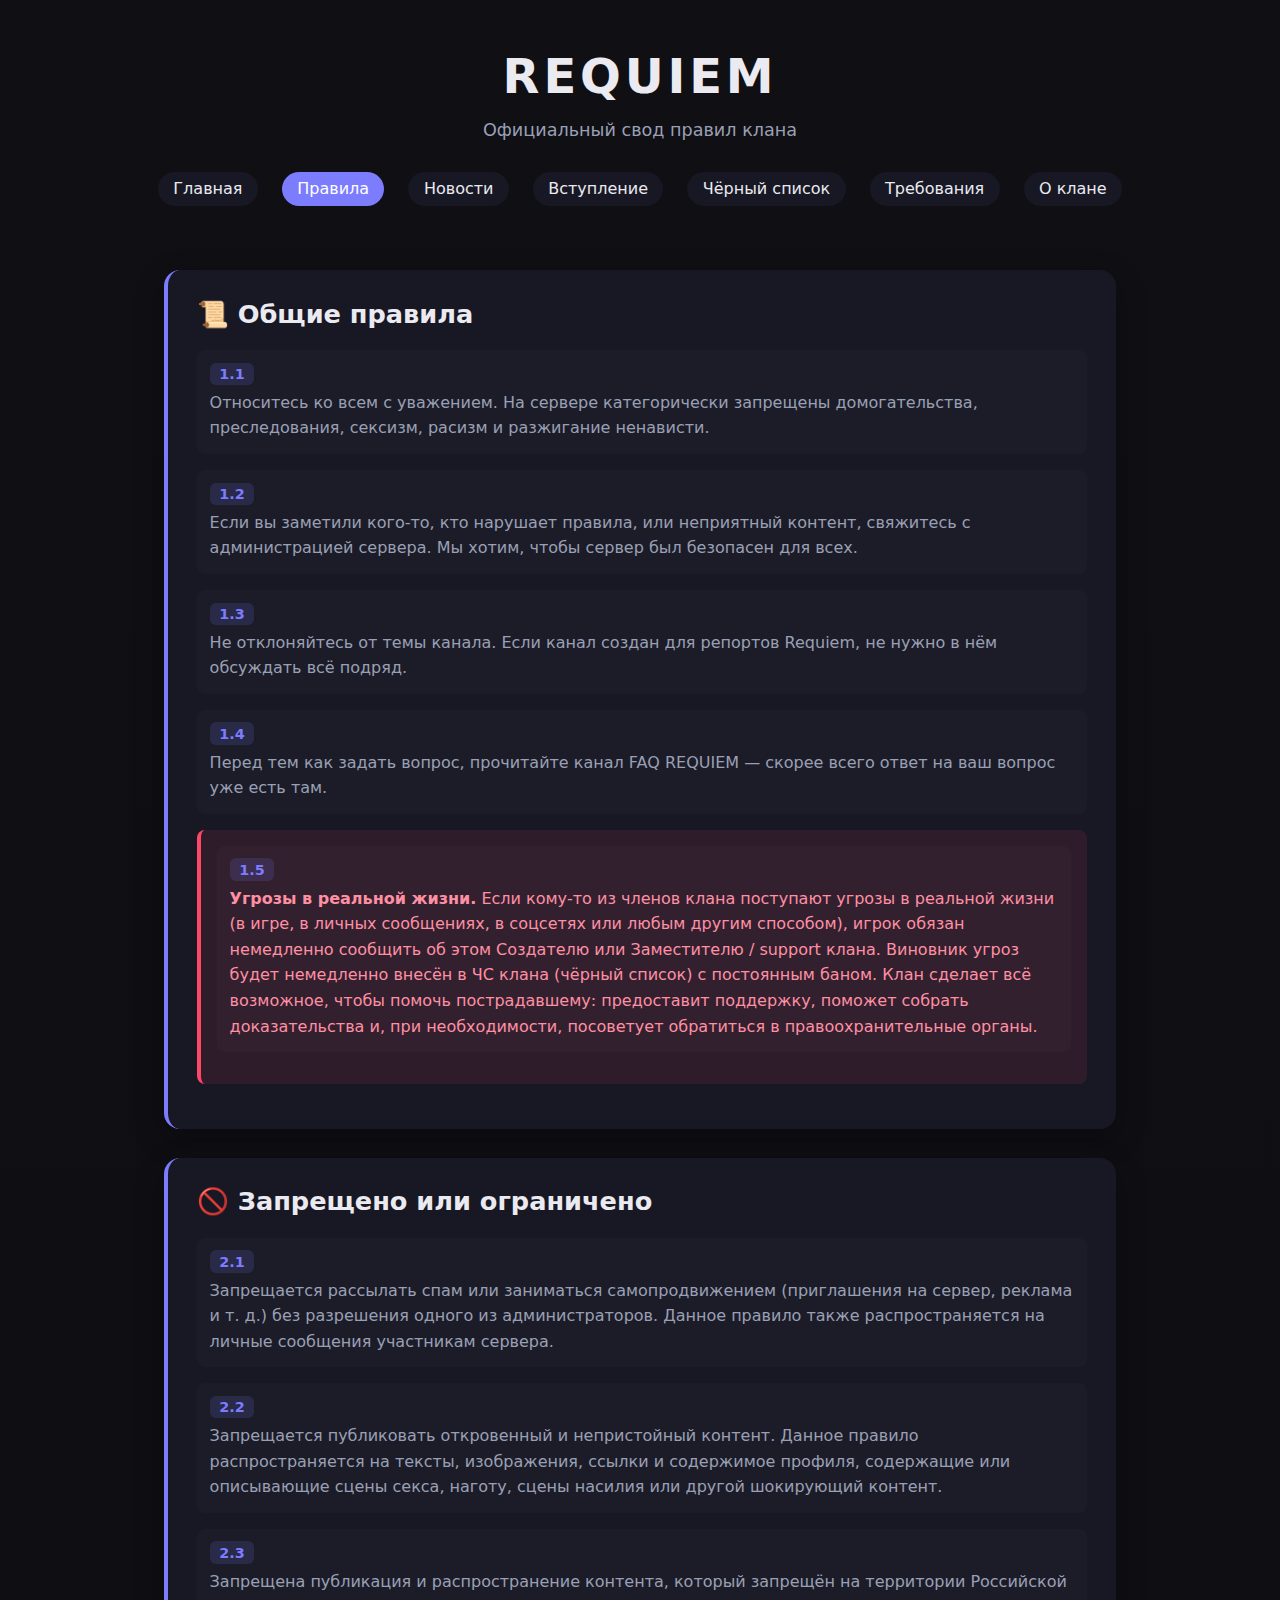
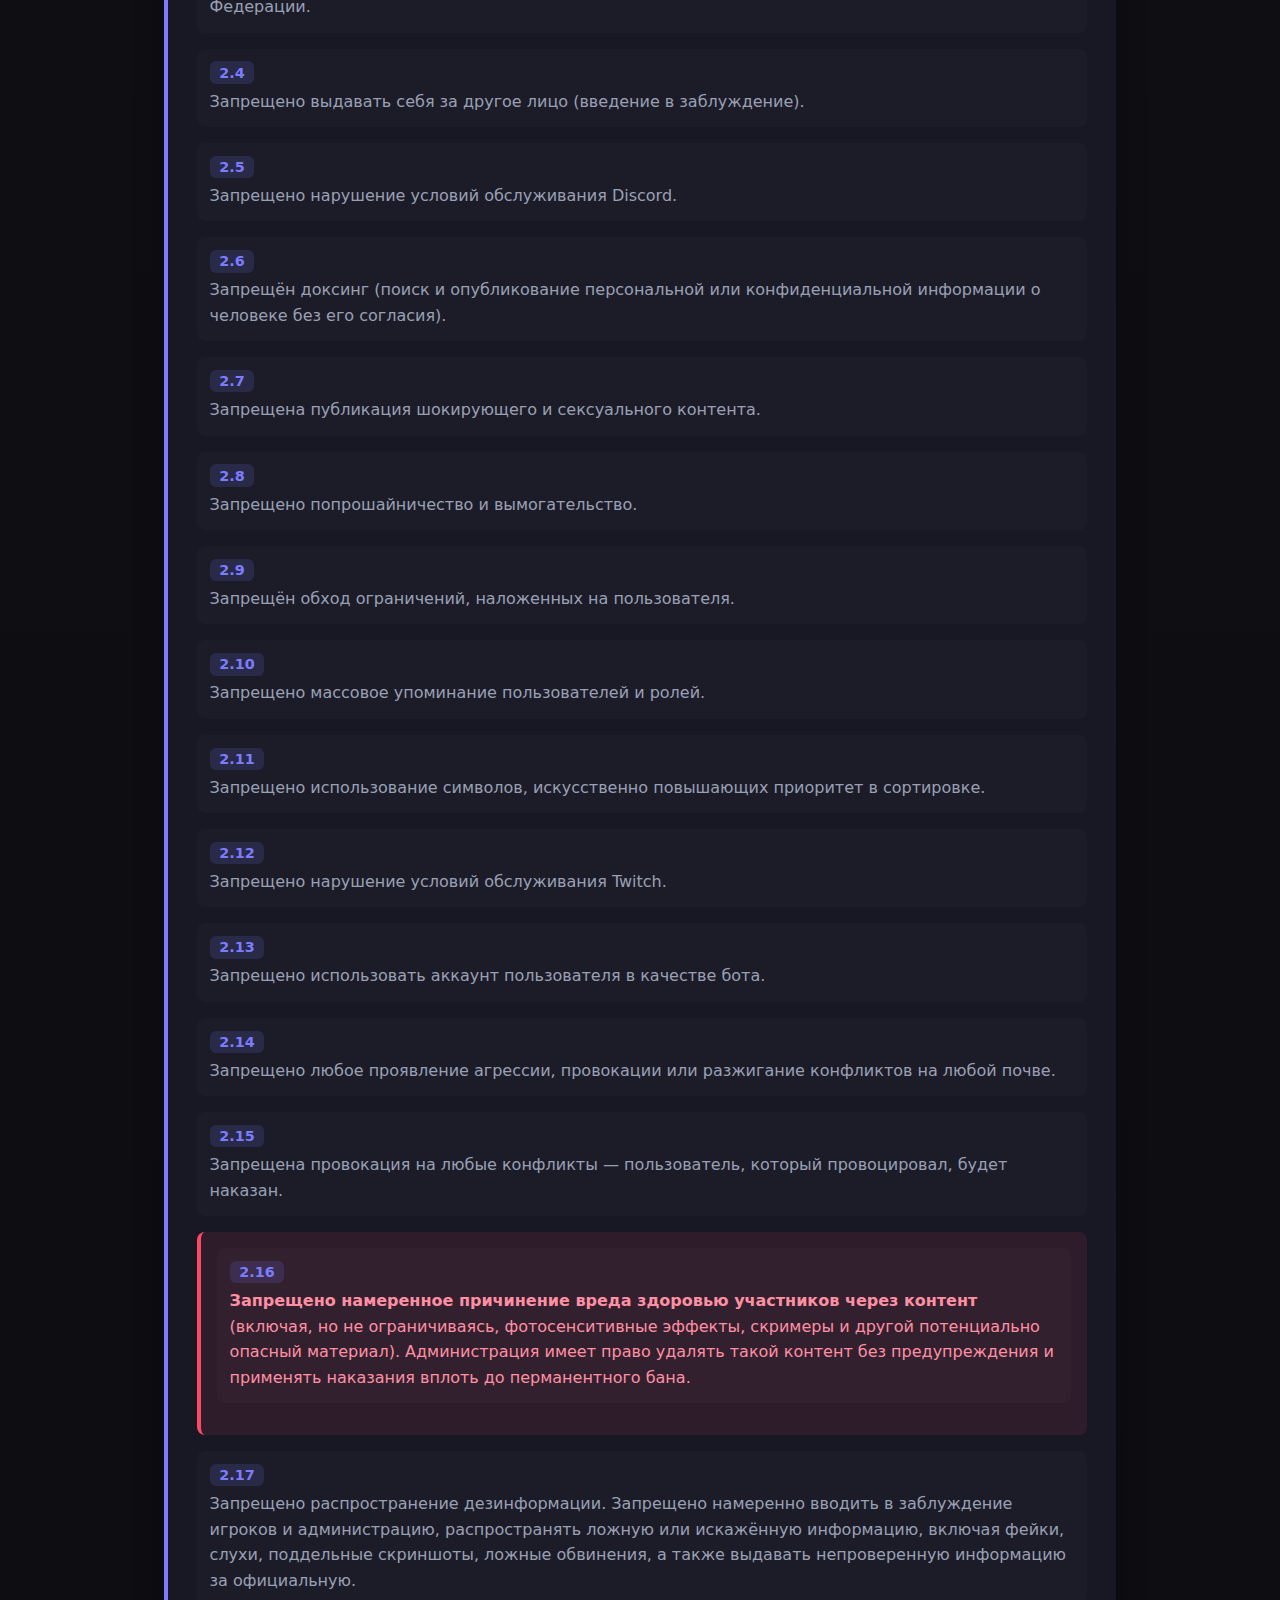
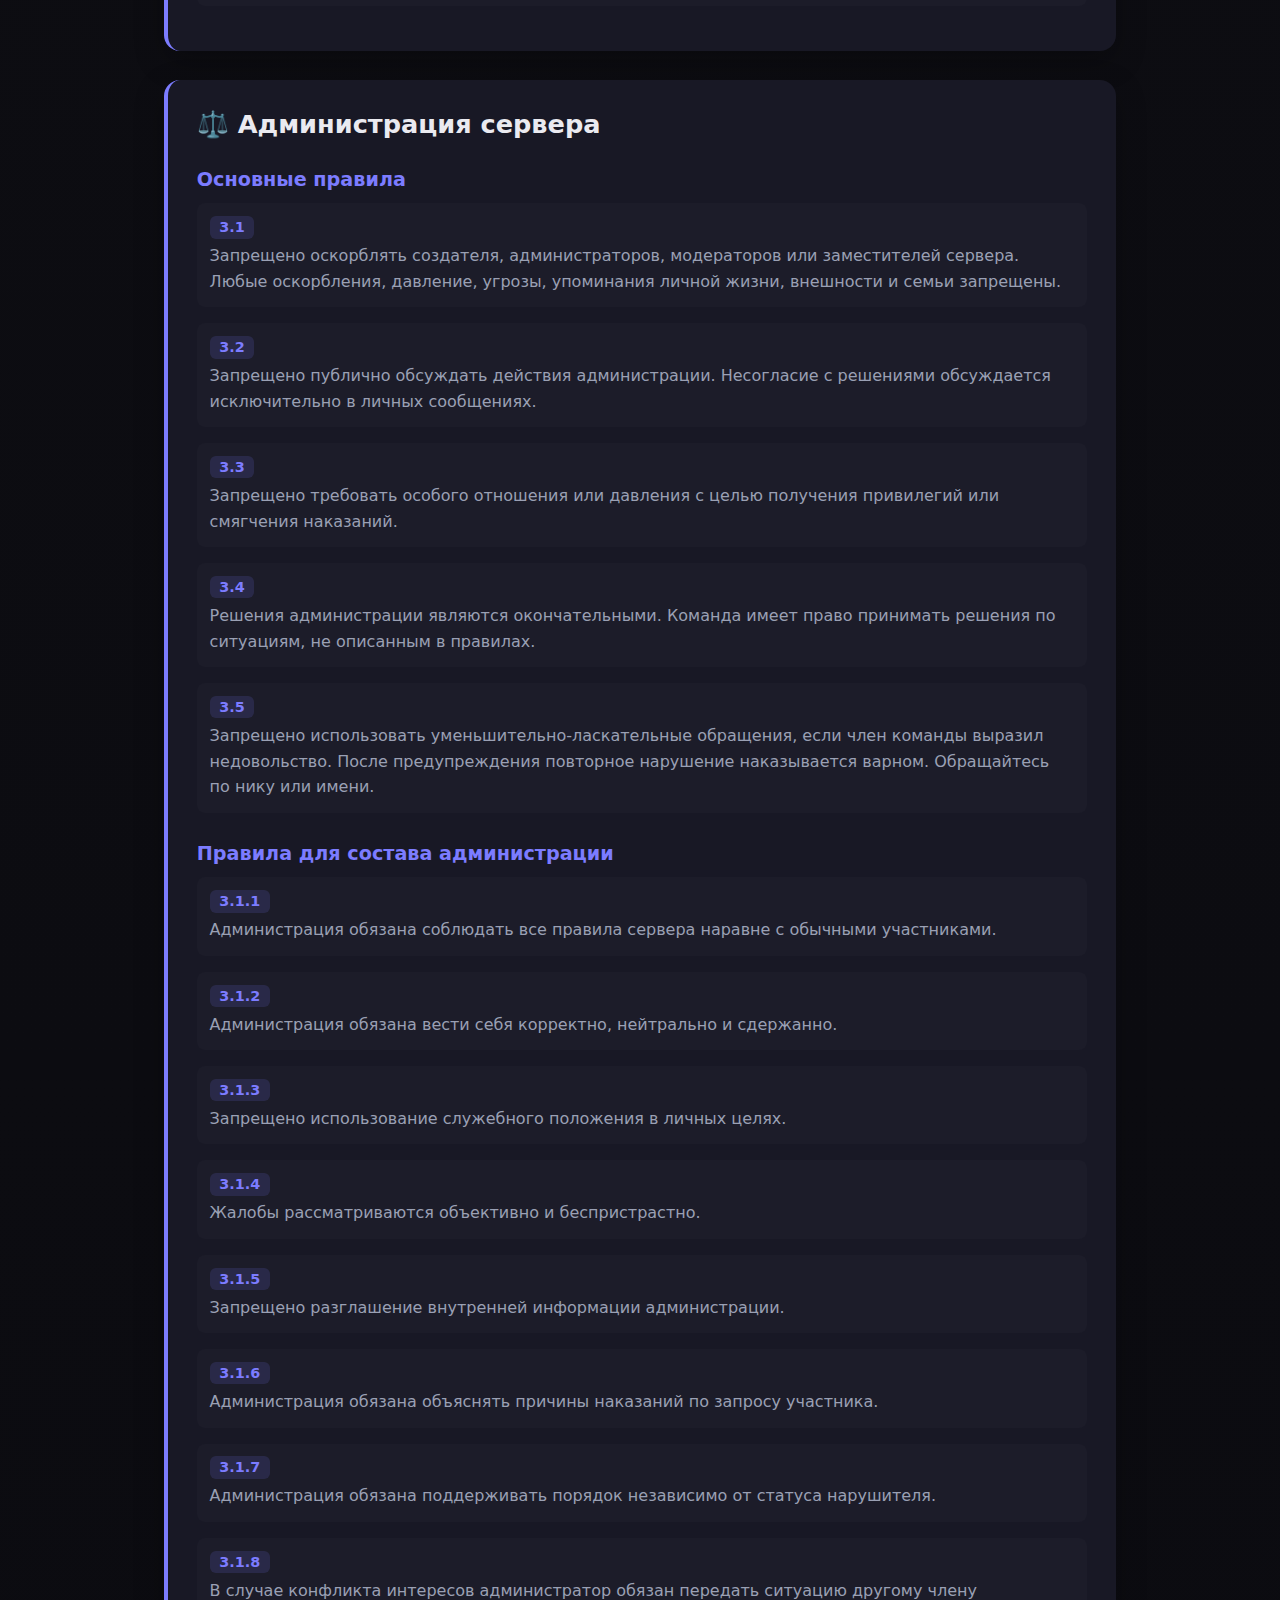
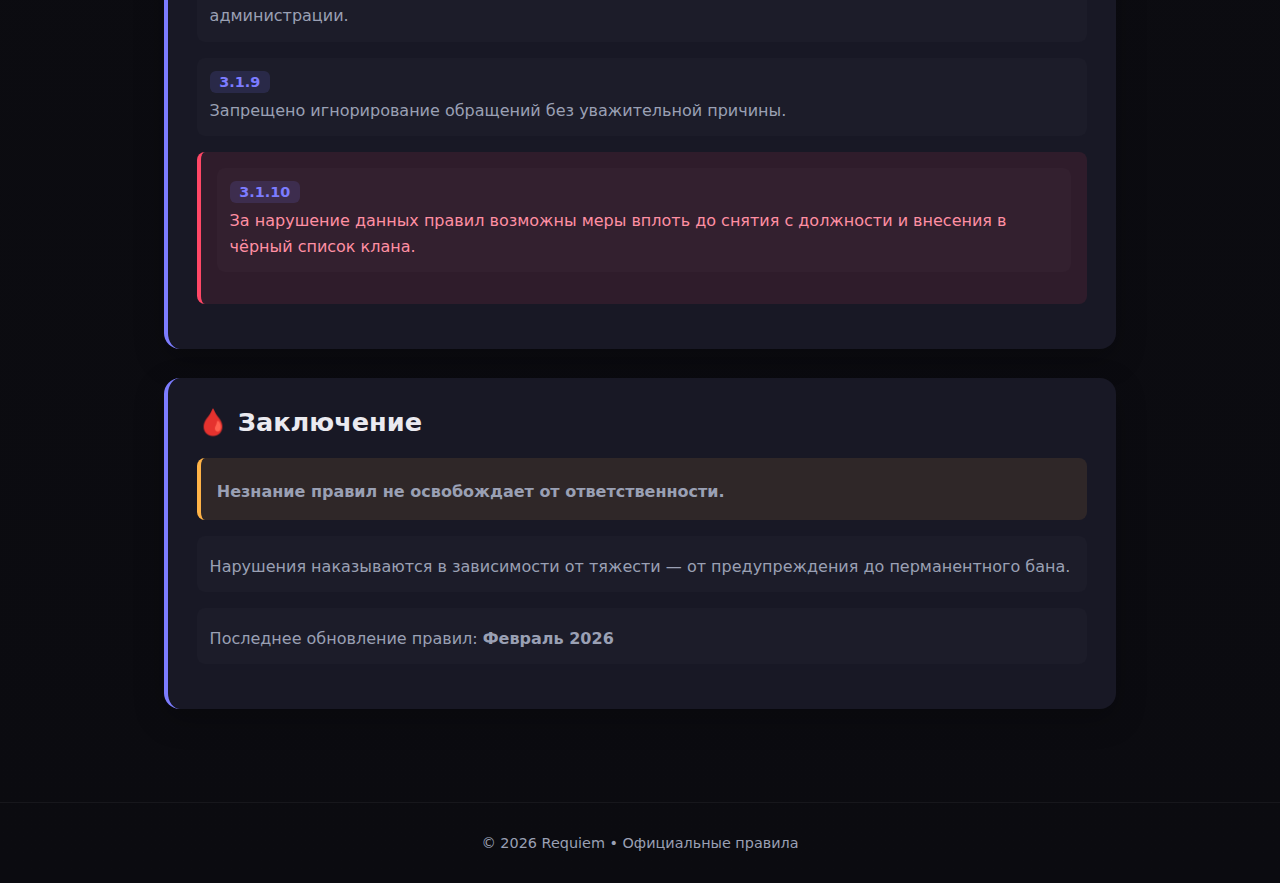
<file: rules.html>
<!DOCTYPE html>
<html lang="ru">
<head>
  <meta charset="UTF-8" />
  <meta name="viewport" content="width=device-width, initial-scale=1.0" />
  <title>Правила • Requiem</title>
  <meta name="description" content="Официальные правила клана Requiem" />
  <style>
    /* ОСНОВНЫЕ СТИЛИ (одинаковые с главной) */
    :root {
      --bg: #0f0f14;
      --card: #181825;
      --text: #eaeaf0;
      --muted: #9aa0b4;
      --accent: #7c7cff;
      --danger: #ff4766;
      --success: #00d4aa;
      --warning: #ffb347;
    }
    * { box-sizing: border-box; }
    body {
      margin: 0;
      font-family: system-ui, -apple-system, BlinkMacSystemFont, "Segoe UI", sans-serif;
      background: linear-gradient(180deg, #0f0f14, #0b0b10);
      color: var(--text);
      min-height: 100vh;
    }
    
    /* ШАПКА И НАВИГАЦИЯ (единый стиль) */
    header {
      padding: 3rem 1.5rem 2rem;
      text-align: center;
    }
    header h1 {
      margin: 0;
      font-size: 3rem;
      letter-spacing: 0.08em;
    }
    header .subtitle {
      margin-top: 1rem;
      color: var(--muted);
      font-size: 1.1rem;
      max-width: 600px;
      margin-left: auto;
      margin-right: auto;
    }
    nav {
      display: flex;
      justify-content: center;
      gap: 1.5rem;
      margin-top: 2rem;
      flex-wrap: wrap;
    }
    nav a {
      color: var(--text);
      text-decoration: none;
      padding: 0.4rem 0.9rem;
      border-radius: 999px;
      background: var(--card);
      transition: 0.2s ease;
      border: 1px solid transparent;
    }
    nav a:hover {
      background: var(--accent);
      color: #fff;
      border-color: var(--accent);
    }
    nav a.active {
      background: var(--accent);
      color: #fff;
      font-weight: 500;
    }
    
    /* ОСНОВНОЙ КОНТЕНТ */
    main {
      max-width: 1000px;
      margin: 0 auto;
      padding: 2rem 1.5rem 4rem;
    }
    
    /* КАРТОЧКИ С ПРАВИЛАМИ */
    .rule-card {
      background: var(--card);
      border-radius: 16px;
      padding: 1.8rem;
      margin-bottom: 1.8rem;
      box-shadow: 0 10px 30px rgba(0,0,0,0.25);
      border-left: 4px solid var(--accent);
    }
    .rule-card h2 {
      margin-top: 0;
      font-size: 1.6rem;
      color: var(--text);
      display: flex;
      align-items: center;
      gap: 0.5rem;
    }
    .rule-card h3 {
      color: var(--accent);
      margin-top: 1.8rem;
      margin-bottom: 0.8rem;
      font-size: 1.2rem;
    }
    
    /* ТЕКСТ ПРАВИЛ */
    .rule-item {
      margin-bottom: 1rem;
      padding: 0.8rem;
      border-radius: 8px;
      background: rgba(255,255,255,0.02);
      transition: background 0.2s;
    }
    .rule-item:hover {
      background: rgba(255,255,255,0.04);
    }
    .rule-number {
      display: inline-block;
      background: rgba(124, 124, 255, 0.15);
      color: var(--accent);
      padding: 0.2rem 0.6rem;
      border-radius: 6px;
      font-weight: 600;
      margin-right: 0.5rem;
      font-size: 0.9rem;
    }
    .rule-text {
      color: var(--muted);
      line-height: 1.6;
      margin: 0.3rem 0 0 0;
    }
    
    /* СПЕЦИАЛЬНЫЕ СТИЛИ */
    .warning-box {
      background: rgba(255, 71, 102, 0.1);
      border-left: 4px solid var(--danger);
      padding: 1rem;
      border-radius: 8px;
      margin: 1rem 0;
    }
    .warning-box .rule-text {
      color: #ff8fa3;
    }
    
    .important-box {
      background: rgba(255, 179, 71, 0.1);
      border-left: 4px solid var(--warning);
      padding: 1rem;
      border-radius: 8px;
      margin: 1rem 0;
    }
    
    /* ФУТЕР */
    footer {
      text-align: center;
      padding: 2rem 1rem;
      color: var(--muted);
      font-size: 0.9rem;
      border-top: 1px solid rgba(255,255,255,0.05);
    }
    
    /* МОБИЛЬНАЯ АДАПТАЦИЯ */
    @media (max-width: 768px) {
      header h1 { font-size: 2.2rem; }
      nav { gap: 0.8rem; }
      nav a { padding: 0.4rem 0.8rem; font-size: 0.9rem; }
      .rule-card { padding: 1.2rem; }
      .rule-card h2 { font-size: 1.3rem; }
    }
  </style>
</head>
<body>
  <header>
    <h1>REQUIEM</h1>
    <div class="subtitle">Официальный свод правил клана</div>
    
    <nav>
      <a href="index.html">Главная</a>
      <a href="rules.html" class="active">Правила</a>
      <a href="news.html">Новости</a>
      <a href="join.html">Вступление</a>
      <a href="blacklist.html">Чёрный список</a>
      <a href="requirements.html">Требования</a>
      <a href="about.html">О клане</a>
    </nav>
  </header>

  <main>
    <!-- Общие правила -->
    <div class="rule-card">
      <h2>📜 Общие правила</h2>
      
      <div class="rule-item">
        <span class="rule-number">1.1</span>
        <p class="rule-text">Относитесь ко всем с уважением. На сервере категорически запрещены домогательства, преследования, сексизм, расизм и разжигание ненависти.</p>
      </div>
      
      <div class="rule-item">
        <span class="rule-number">1.2</span>
        <p class="rule-text">Если вы заметили кого-то, кто нарушает правила, или неприятный контент, свяжитесь с администрацией сервера. Мы хотим, чтобы сервер был безопасен для всех.</p>
      </div>
      
      <div class="rule-item">
        <span class="rule-number">1.3</span>
        <p class="rule-text">Не отклоняйтесь от темы канала. Если канал создан для репортов Requiem, не нужно в нём обсуждать всё подряд.</p>
      </div>
      
      <div class="rule-item">
        <span class="rule-number">1.4</span>
        <p class="rule-text">Перед тем как задать вопрос, прочитайте канал FAQ REQUIEM — скорее всего ответ на ваш вопрос уже есть там.</p>
      </div>
      
      <div class="warning-box">
        <div class="rule-item">
          <span class="rule-number">1.5</span>
          <p class="rule-text"><strong>Угрозы в реальной жизни.</strong> Если кому-то из членов клана поступают угрозы в реальной жизни (в игре, в личных сообщениях, в соцсетях или любым другим способом), игрок обязан немедленно сообщить об этом Создателю или Заместителю / support клана. Виновник угроз будет немедленно внесён в ЧС клана (чёрный список) с постоянным баном. Клан сделает всё возможное, чтобы помочь пострадавшему: предоставит поддержку, поможет собрать доказательства и, при необходимости, посоветует обратиться в правоохранительные органы.</p>
        </div>
      </div>
    </div>

    <!-- Запрещено или ограничено -->
    <div class="rule-card">
      <h2>🚫 Запрещено или ограничено</h2>
      
      <div class="rule-item">
        <span class="rule-number">2.1</span>
        <p class="rule-text">Запрещается рассылать спам или заниматься самопродвижением (приглашения на сервер, реклама и т. д.) без разрешения одного из администраторов. Данное правило также распространяется на личные сообщения участникам сервера.</p>
      </div>
      
      <div class="rule-item">
        <span class="rule-number">2.2</span>
        <p class="rule-text">Запрещается публиковать откровенный и непристойный контент. Данное правило распространяется на тексты, изображения, ссылки и содержимое профиля, содержащие или описывающие сцены секса, наготу, сцены насилия или другой шокирующий контент.</p>
      </div>
      
      <div class="rule-item">
        <span class="rule-number">2.3</span>
        <p class="rule-text">Запрещена публикация и распространение контента, который запрещён на территории Российской Федерации.</p>
      </div>
      
      <div class="rule-item">
        <span class="rule-number">2.4</span>
        <p class="rule-text">Запрещено выдавать себя за другое лицо (введение в заблуждение).</p>
      </div>
      
      <div class="rule-item">
        <span class="rule-number">2.5</span>
        <p class="rule-text">Запрещено нарушение условий обслуживания Discord.</p>
      </div>
      
      <div class="rule-item">
        <span class="rule-number">2.6</span>
        <p class="rule-text">Запрещён доксинг (поиск и опубликование персональной или конфиденциальной информации о человеке без его согласия).</p>
      </div>
      
      <div class="rule-item">
        <span class="rule-number">2.7</span>
        <p class="rule-text">Запрещена публикация шокирующего и сексуального контента.</p>
      </div>
      
      <div class="rule-item">
        <span class="rule-number">2.8</span>
        <p class="rule-text">Запрещено попрошайничество и вымогательство.</p>
      </div>
      
      <div class="rule-item">
        <span class="rule-number">2.9</span>
        <p class="rule-text">Запрещён обход ограничений, наложенных на пользователя.</p>
      </div>
      
      <div class="rule-item">
        <span class="rule-number">2.10</span>
        <p class="rule-text">Запрещено массовое упоминание пользователей и ролей.</p>
      </div>
      
      <div class="rule-item">
        <span class="rule-number">2.11</span>
        <p class="rule-text">Запрещено использование символов, искусственно повышающих приоритет в сортировке.</p>
      </div>
      
      <div class="rule-item">
        <span class="rule-number">2.12</span>
        <p class="rule-text">Запрещено нарушение условий обслуживания Twitch.</p>
      </div>
      
      <div class="rule-item">
        <span class="rule-number">2.13</span>
        <p class="rule-text">Запрещено использовать аккаунт пользователя в качестве бота.</p>
      </div>
      
      <div class="rule-item">
        <span class="rule-number">2.14</span>
        <p class="rule-text">Запрещено любое проявление агрессии, провокации или разжигание конфликтов на любой почве.</p>
      </div>
      
      <div class="rule-item">
        <span class="rule-number">2.15</span>
        <p class="rule-text">Запрещена провокация на любые конфликты — пользователь, который провоцировал, будет наказан.</p>
      </div>
      
      <div class="warning-box">
        <div class="rule-item">
          <span class="rule-number">2.16</span>
          <p class="rule-text"><strong>Запрещено намеренное причинение вреда здоровью участников через контент</strong> (включая, но не ограничиваясь, фотосенситивные эффекты, скримеры и другой потенциально опасный материал). Администрация имеет право удалять такой контент без предупреждения и применять наказания вплоть до перманентного бана.</p>
        </div>
      </div>
      
      <div class="rule-item">
        <span class="rule-number">2.17</span>
        <p class="rule-text">Запрещено распространение дезинформации. Запрещено намеренно вводить в заблуждение игроков и администрацию, распространять ложную или искажённую информацию, включая фейки, слухи, поддельные скриншоты, ложные обвинения, а также выдавать непроверенную информацию за официальную.</p>
      </div>
    </div>

    <!-- Администрация сервера -->
    <div class="rule-card">
      <h2>⚖️ Администрация сервера</h2>
      
      <h3>Основные правила</h3>
      <div class="rule-item">
        <span class="rule-number">3.1</span>
        <p class="rule-text">Запрещено оскорблять создателя, администраторов, модераторов или заместителей сервера. Любые оскорбления, давление, угрозы, упоминания личной жизни, внешности и семьи запрещены.</p>
      </div>
      
      <div class="rule-item">
        <span class="rule-number">3.2</span>
        <p class="rule-text">Запрещено публично обсуждать действия администрации. Несогласие с решениями обсуждается исключительно в личных сообщениях.</p>
      </div>
      
      <div class="rule-item">
        <span class="rule-number">3.3</span>
        <p class="rule-text">Запрещено требовать особого отношения или давления с целью получения привилегий или смягчения наказаний.</p>
      </div>
      
      <div class="rule-item">
        <span class="rule-number">3.4</span>
        <p class="rule-text">Решения администрации являются окончательными. Команда имеет право принимать решения по ситуациям, не описанным в правилах.</p>
      </div>
      
      <div class="rule-item">
        <span class="rule-number">3.5</span>
        <p class="rule-text">Запрещено использовать уменьшительно-ласкательные обращения, если член команды выразил недовольство. После предупреждения повторное нарушение наказывается варном. Обращайтесь по нику или имени.</p>
      </div>
      
      <h3>Правила для состава администрации</h3>
      
      <div class="rule-item">
        <span class="rule-number">3.1.1</span>
        <p class="rule-text">Администрация обязана соблюдать все правила сервера наравне с обычными участниками.</p>
      </div>
      
      <div class="rule-item">
        <span class="rule-number">3.1.2</span>
        <p class="rule-text">Администрация обязана вести себя корректно, нейтрально и сдержанно.</p>
      </div>
      
      <div class="rule-item">
        <span class="rule-number">3.1.3</span>
        <p class="rule-text">Запрещено использование служебного положения в личных целях.</p>
      </div>
      
      <div class="rule-item">
        <span class="rule-number">3.1.4</span>
        <p class="rule-text">Жалобы рассматриваются объективно и беспристрастно.</p>
      </div>
      
      <div class="rule-item">
        <span class="rule-number">3.1.5</span>
        <p class="rule-text">Запрещено разглашение внутренней информации администрации.</p>
      </div>
      
      <div class="rule-item">
        <span class="rule-number">3.1.6</span>
        <p class="rule-text">Администрация обязана объяснять причины наказаний по запросу участника.</p>
      </div>
      
      <div class="rule-item">
        <span class="rule-number">3.1.7</span>
        <p class="rule-text">Администрация обязана поддерживать порядок независимо от статуса нарушителя.</p>
      </div>
      
      <div class="rule-item">
        <span class="rule-number">3.1.8</span>
        <p class="rule-text">В случае конфликта интересов администратор обязан передать ситуацию другому члену администрации.</p>
      </div>
      
      <div class="rule-item">
        <span class="rule-number">3.1.9</span>
        <p class="rule-text">Запрещено игнорирование обращений без уважительной причины.</p>
      </div>
      
      <div class="warning-box">
        <div class="rule-item">
          <span class="rule-number">3.1.10</span>
          <p class="rule-text">За нарушение данных правил возможны меры вплоть до снятия с должности и внесения в чёрный список клана.</p>
        </div>
      </div>
    </div>

    <!-- Заключение -->
    <div class="rule-card">
      <h2>🩸 Заключение</h2>
      
      <div class="important-box">
        <p class="rule-text"><strong>Незнание правил не освобождает от ответственности.</strong></p>
      </div>
      
      <div class="rule-item">
        <p class="rule-text">Нарушения наказываются в зависимости от тяжести — от предупреждения до перманентного бана.</p>
      </div>
      
      <div class="rule-item">
        <p class="rule-text">Последнее обновление правил: <strong>Февраль 2026</strong></p>
      </div>
    </div>
  </main>

  <footer>
    © 2026 Requiem • Официальные правила
  </footer>
</body>
</html>
</file>
